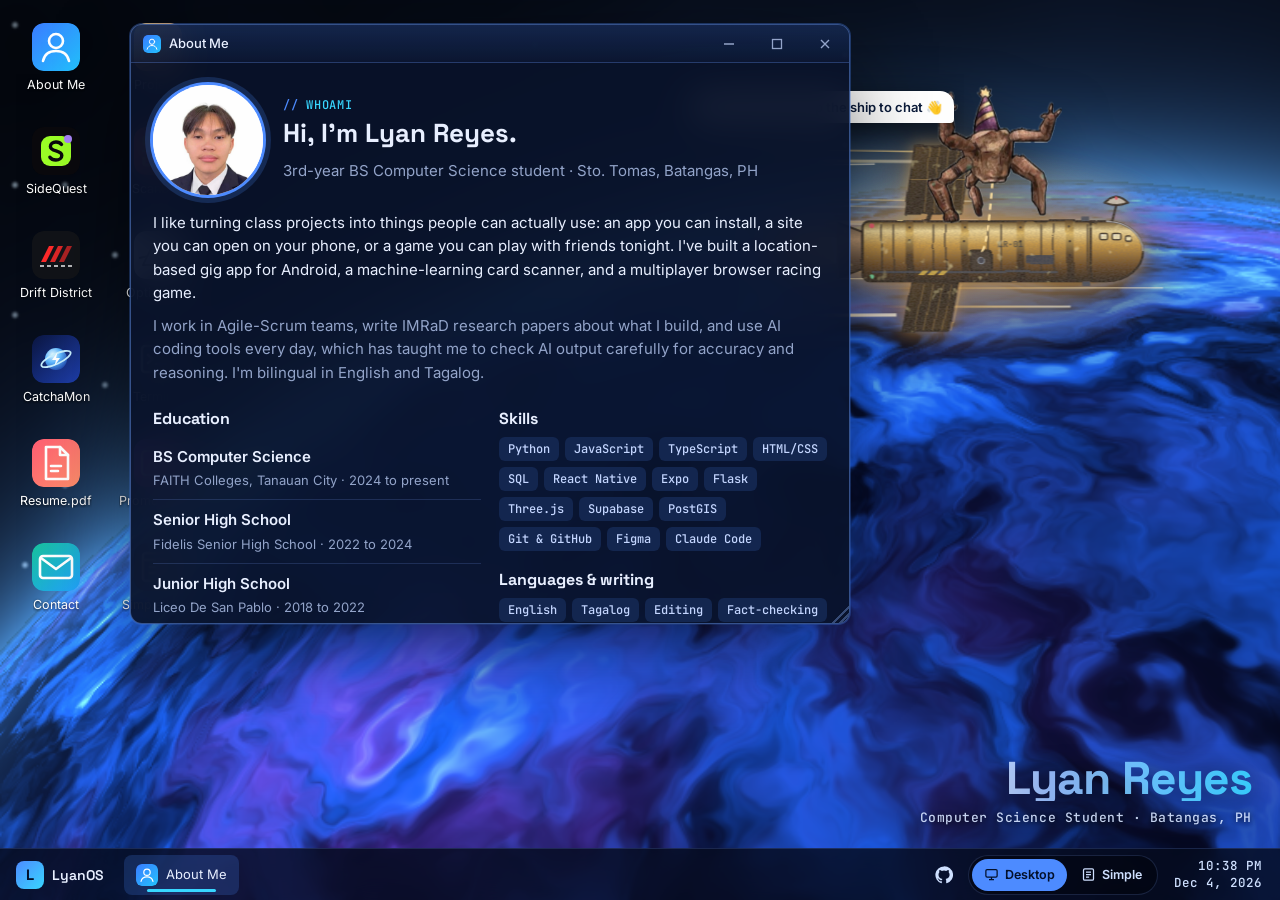
<file: index.html>
<!doctype html>
<html lang="en">
<head>
<meta charset="utf-8">
<meta name="viewport" content="width=device-width, initial-scale=1, viewport-fit=cover">
<title>LyanOS · Lyan Reyes Portfolio</title>
<meta name="description" content="Lyan Reyes, Computer Science student from Batangas, Philippines. An interactive desktop-style portfolio: open windows, try live project demos, use the terminal, and play a mini-game.">
<meta name="theme-color" content="#040a1a">
<meta property="og:title" content="LyanOS · Lyan Reyes Portfolio">
<meta property="og:description" content="An interactive desktop-style portfolio with live demos of my apps.">
<meta property="og:image" content="img/lyan.png">
<link rel="icon" href="img/lyan.png">
<link rel="preconnect" href="https://fonts.googleapis.com">
<link href="https://fonts.googleapis.com/css2?family=Space+Grotesk:wght@500;700&family=Inter:wght@400;500;600&family=JetBrains+Mono:wght@500&display=swap" rel="stylesheet">
<link rel="stylesheet" href="os.css?v=27">
</head>
<body>
<div id="boot"><div class="b"><div class="logo">L</div><p>Starting LyanOS…</p><div class="bar"><i></i></div></div></div>

<canvas id="wall" aria-hidden="true"></canvas>
<div class="wall-mark"><h1>Lyan Reyes</h1><p>Computer Science Student · Batangas, PH</p></div>

<div id="widget">
  <img src="img/lyan.png" alt="">
  <div><b>Lyan Reyes</b><small>CS Student · Batangas, PH</small><div class="wclock" id="wclock"></div></div>
</div>

<main id="desktop" aria-label="Desktop"></main>

<button id="astro" aria-label="Talk to Rocky">
  <span class="astro-bubble">Drag or tap me! Tap the ship to chat 👋</span>
  <svg class="astro-svg" viewBox="0 0 220 170" aria-hidden="true">
    <defs>
      <radialGradient id="glow" cx=".5" cy=".55" r=".5"><stop offset="0" stop-color="#ffcf7a" stop-opacity=".22"/><stop offset="1" stop-color="#7cc4ff" stop-opacity="0"/></radialGradient>
      <linearGradient id="hull" x1="0" y1="0" x2="0" y2="1"><stop offset="0" stop-color="#eef4ff"/><stop offset=".55" stop-color="#9fb3d6"/><stop offset="1" stop-color="#4b5d84"/></linearGradient>
      <linearGradient id="cock" x1="0" y1="0" x2="1" y2="1"><stop offset="0" stop-color="#bff0ff"/><stop offset=".5" stop-color="#38a6ff"/><stop offset="1" stop-color="#0b2a6b"/></linearGradient>
      <linearGradient id="thrust" x1="1" y1="0" x2="0" y2="0"><stop offset="0" stop-color="#e9fbff"/><stop offset=".35" stop-color="#38d6ff"/><stop offset="1" stop-color="#1f5eff" stop-opacity="0"/></linearGradient>
      <radialGradient id="stone" cx=".35" cy=".3" r=".85"><stop offset="0" stop-color="#cdbfae"/><stop offset=".55" stop-color="#8d7f6e"/><stop offset="1" stop-color="#4a4038"/></radialGradient>
      <radialGradient id="eye" cx=".4" cy=".35" r=".7"><stop offset="0" stop-color="#e9fbff"/><stop offset=".45" stop-color="#38d6ff"/><stop offset="1" stop-color="#1f5eff"/></radialGradient>
      <filter id="rockTex" x="-20%" y="-20%" width="140%" height="140%">
        <feTurbulence type="fractalNoise" baseFrequency="0.18" numOctaves="3" seed="7" result="n"/>
        <feColorMatrix in="n" type="matrix" values="0 0 0 0 0.25  0 0 0 0 0.2  0 0 0 0 0.16  0 0 0 1.5 -0.6" result="spots"/>
        <feComposite in="spots" in2="SourceAlpha" operator="in" result="spotsIn"/>
        <feTurbulence type="turbulence" baseFrequency="0.07 0.12" numOctaves="2" seed="3" result="t"/>
        <feDiffuseLighting in="t" surfaceScale="2.4" lighting-color="#fff" result="lit"><feDistantLight azimuth="225" elevation="50"/></feDiffuseLighting>
        <feComposite in="lit" in2="SourceAlpha" operator="in" result="litIn"/>
        <feBlend in="SourceGraphic" in2="litIn" mode="multiply" result="shaded"/>
        <feComposite in="spotsIn" in2="shaded" operator="over"/>
      </filter>
    </defs>
    <ellipse cx="110" cy="100" rx="105" ry="62" fill="url(#glow)"/>
    <g class="ship">
      <defs><linearGradient id="streak" x1="0" y1="0" x2="1" y2="0"><stop offset="0" stop-color="#ffb347" stop-opacity="0"/><stop offset=".6" stop-color="#ffd98a"/><stop offset="1" stop-color="#fff6dc"/></linearGradient><radialGradient id="warm" cx=".5" cy=".5" r=".5"><stop offset="0" stop-color="#ffc766" stop-opacity=".35"/><stop offset="1" stop-color="#ff9a2a" stop-opacity="0"/></radialGradient></defs>
      <ellipse cx="100" cy="110" rx="150" ry="70" fill="url(#warm)"/>
      <g class="streaks"><line x1="-9" y1="117.9" x2="162" y2="118.8" stroke="url(#streak)" stroke-width="2" opacity="0.27" style="animation-duration:1.07s;animation-delay:-1.51s"/><line x1="-128" y1="152.6" x2="-3" y2="154.0" stroke="url(#streak)" stroke-width="0.8" opacity="0.46" style="animation-duration:0.70s;animation-delay:-0.40s"/><line x1="-115" y1="91.0" x2="66" y2="91.7" stroke="url(#streak)" stroke-width="1.4" opacity="0.34" style="animation-duration:1.40s;animation-delay:-0.22s"/><line x1="-150" y1="55.8" x2="32" y2="53.8" stroke="url(#streak)" stroke-width="0.8" opacity="0.68" style="animation-duration:1.56s;animation-delay:-0.27s"/><line x1="-112" y1="79.2" x2="70" y2="82.0" stroke="url(#streak)" stroke-width="0.8" opacity="0.35" style="animation-duration:1.57s;animation-delay:-0.32s"/><line x1="-146" y1="87.9" x2="-28" y2="88.4" stroke="url(#streak)" stroke-width="0.8" opacity="0.40" style="animation-duration:0.93s;animation-delay:-1.31s"/><line x1="-16" y1="114.5" x2="54" y2="114.4" stroke="url(#streak)" stroke-width="1" opacity="0.70" style="animation-duration:1.08s;animation-delay:-0.51s"/><line x1="-139" y1="128.1" x2="57" y2="128.4" stroke="url(#streak)" stroke-width="0.6" opacity="0.77" style="animation-duration:0.96s;animation-delay:-0.65s"/><line x1="-78" y1="92.4" x2="99" y2="90.5" stroke="url(#streak)" stroke-width="1.4" opacity="0.28" style="animation-duration:0.78s;animation-delay:-1.53s"/><line x1="27" y1="134.5" x2="219" y2="134.2" stroke="url(#streak)" stroke-width="1" opacity="0.53" style="animation-duration:1.49s;animation-delay:-0.40s"/><line x1="-2" y1="113.7" x2="110" y2="112.8" stroke="url(#streak)" stroke-width="1" opacity="0.27" style="animation-duration:1.55s;animation-delay:-0.15s"/><line x1="24" y1="116.4" x2="132" y2="118.1" stroke="url(#streak)" stroke-width="2" opacity="0.30" style="animation-duration:1.29s;animation-delay:-0.49s"/><line x1="-13" y1="118.4" x2="90" y2="118.6" stroke="url(#streak)" stroke-width="1.4" opacity="0.34" style="animation-duration:0.65s;animation-delay:-1.58s"/><line x1="-105" y1="90.7" x2="38" y2="93.2" stroke="url(#streak)" stroke-width="1" opacity="0.50" style="animation-duration:1.02s;animation-delay:-0.09s"/><line x1="-56" y1="44.1" x2="121" y2="46.5" stroke="url(#streak)" stroke-width="0.8" opacity="0.79" style="animation-duration:1.16s;animation-delay:-0.21s"/><line x1="-118" y1="91.7" x2="-6" y2="94.7" stroke="url(#streak)" stroke-width="0.6" opacity="0.71" style="animation-duration:0.89s;animation-delay:-0.73s"/><line x1="35" y1="146.5" x2="159" y2="146.4" stroke="url(#streak)" stroke-width="1.4" opacity="0.63" style="animation-duration:0.92s;animation-delay:-0.44s"/><line x1="-129" y1="152.7" x2="46" y2="151.8" stroke="url(#streak)" stroke-width="2" opacity="0.78" style="animation-duration:1.23s;animation-delay:-0.80s"/><line x1="-98" y1="51.1" x2="71" y2="52.3" stroke="url(#streak)" stroke-width="2" opacity="0.45" style="animation-duration:1.39s;animation-delay:-1.24s"/><line x1="-6" y1="123.0" x2="105" y2="124.3" stroke="url(#streak)" stroke-width="1" opacity="0.71" style="animation-duration:0.86s;animation-delay:-1.57s"/><line x1="-85" y1="159.6" x2="-0" y2="158.3" stroke="url(#streak)" stroke-width="0.6" opacity="0.51" style="animation-duration:1.37s;animation-delay:-0.52s"/><line x1="-55" y1="76.1" x2="99" y2="78.1" stroke="url(#streak)" stroke-width="1" opacity="0.44" style="animation-duration:1.24s;animation-delay:-1.18s"/></g>
      <defs>
        <linearGradient id="metal" x1="0" y1="0" x2="0" y2="1"><stop offset="0" stop-color="#6b4f1e"/><stop offset=".16" stop-color="#ffe7a6"/><stop offset=".4" stop-color="#d1a046"/><stop offset=".75" stop-color="#6a4714"/><stop offset="1" stop-color="#21150a"/></linearGradient>
        <linearGradient id="ring" x1="0" y1="0" x2="0" y2="1"><stop offset="0" stop-color="#5a3f14"/><stop offset=".2" stop-color="#f0c96e"/><stop offset=".6" stop-color="#4a3210"/><stop offset="1" stop-color="#170e05"/></linearGradient>
        <linearGradient id="nozzle" x1="0" y1="0" x2="0" y2="1"><stop offset="0" stop-color="#6b5a4a"/><stop offset=".3" stop-color="#c9a27a"/><stop offset=".7" stop-color="#5a4434"/><stop offset="1" stop-color="#241a12"/></linearGradient>
        <linearGradient id="solar" x1="0" y1="0" x2="1" y2="1"><stop offset="0" stop-color="#5a4318"/><stop offset=".5" stop-color="#21170a"/><stop offset="1" stop-color="#4a3512"/></linearGradient>
        <linearGradient id="plume" x1="1" y1="0" x2="0" y2="0"><stop offset="0" stop-color="#fffbe8"/><stop offset=".22" stop-color="#ffd27a"/><stop offset=".6" stop-color="#ff8a1a" stop-opacity=".55"/><stop offset="1" stop-color="#ff6a00" stop-opacity="0"/></linearGradient>
        <filter id="paint" x="-10%" y="-10%" width="120%" height="120%">
          <feTurbulence type="fractalNoise" baseFrequency="0.9" numOctaves="2" seed="4" result="grain"/>
          <feTurbulence type="fractalNoise" baseFrequency="0.035" numOctaves="2" seed="9" result="wob"/>
          <feDisplacementMap in="SourceGraphic" in2="wob" scale="2.2" xChannelSelector="R" yChannelSelector="G" result="wobbled"/>
          <feColorMatrix in="grain" type="matrix" values="0 0 0 0 0.18  0 0 0 0 0.14  0 0 0 0 0.11  0 0 0 0.55 0" result="g2"/>
          <feComposite in="g2" in2="wobbled" operator="in" result="gIn"/>
          <feTurbulence type="fractalNoise" baseFrequency="0.12" numOctaves="3" seed="2" result="blot"/>
          <feColorMatrix in="blot" type="matrix" values="0 0 0 0 1  0 0 0 0 0.85  0 0 0 0 0.45  0 0 0 2.2 -1.55" result="teal"/>
          <feComposite in="teal" in2="wobbled" operator="in" result="tIn"/>
          <feMerge><feMergeNode in="wobbled"/><feMergeNode in="gIn"/><feMergeNode in="tIn"/></feMerge>
        </filter>
      </defs>
      <!-- engine plume -->
      <path class="thrust" d="M8 102 C-10 98 -38 104 -56 110 C-38 116 -10 122 8 118Z" fill="url(#plume)"/>
      <g filter="url(#paint)">
      <!-- solar array (far side, up) -->
      <path d="M66 92 l2 -6" stroke="#1a1410" stroke-width="2.4"/>
      <path d="M58 42 h36 l-6 44 h-36Z" fill="url(#solar)" stroke="#1c1206" stroke-width="1.3" stroke-linejoin="round"/>
      <path d="M55 64 h36" stroke="#ffd27a" stroke-width=".5" opacity=".55"/><path d="M68 42 l-4 44" stroke="#ffd27a" stroke-width=".5" opacity=".55"/><path d="M74 42 l-4 44" stroke="#ffd27a" stroke-width=".5" opacity=".55"/><path d="M80 42 l-4 44" stroke="#ffd27a" stroke-width=".5" opacity=".55"/><path d="M86 42 l-4 44" stroke="#ffd27a" stroke-width=".5" opacity=".55"/><path d="M92 42 l-4 44" stroke="#ffd27a" stroke-width=".5" opacity=".55"/>
      <!-- radiator (far side, down) -->
      <path d="M56 130 h30 l-6 32 h-30Z" fill="url(#solar)" stroke="#1c1206" stroke-width="1.3" stroke-linejoin="round"/><path d="M64 132 l-6 30" stroke="#ffd27a" stroke-width=".5" opacity=".55"/><path d="M70 132 l-6 30" stroke="#ffd27a" stroke-width=".5" opacity=".55"/><path d="M76 132 l-6 30" stroke="#ffd27a" stroke-width=".5" opacity=".55"/><path d="M82 132 l-6 30" stroke="#ffd27a" stroke-width=".5" opacity=".55"/><path d="M88 132 l-6 30" stroke="#ffd27a" stroke-width=".5" opacity=".55"/>
      <!-- engine bell -->
      <path d="M24 98 L8 92 L8 128 L24 122Z" fill="url(#nozzle)" stroke="#1c1206" stroke-width="1.3" stroke-linejoin="round"/>
      <path d="M8 92 L8 128" stroke="#ffb066" stroke-width="1.2" opacity=".7"/>
      <!-- main hull -->
      <rect x="24" y="91" width="150" height="39" rx="4" fill="url(#metal)" stroke="#1c1206" stroke-width="1.3" stroke-linejoin="round"/>
      <path d="M36 93v36" stroke="#2a231d" stroke-width="1" opacity=".75"/><path d="M44 93v36" stroke="#2a231d" stroke-width="1" opacity=".75"/><path d="M70 93v36" stroke="#2a231d" stroke-width="1" opacity=".75"/><path d="M78 93v36" stroke="#2a231d" stroke-width="1" opacity=".75"/><path d="M106 93v36" stroke="#2a231d" stroke-width="1" opacity=".75"/><path d="M114 93v36" stroke="#2a231d" stroke-width="1" opacity=".75"/><path d="M140 93v36" stroke="#2a231d" stroke-width="1" opacity=".75"/><path d="M148 93v36" stroke="#2a231d" stroke-width="1" opacity=".75"/><path d="M170 93v36" stroke="#2a231d" stroke-width="1" opacity=".75"/>
      <rect x="52" y="91" width="5" height="39" fill="url(#ring)"/><circle cx="54.5" cy="95" r=".7" fill="#2a231d"/><circle cx="54.5" cy="104" r=".7" fill="#2a231d"/><circle cx="54.5" cy="113" r=".7" fill="#2a231d"/><circle cx="54.5" cy="122" r=".7" fill="#2a231d"/><rect x="88" y="91" width="5" height="39" fill="url(#ring)"/><circle cx="90.5" cy="95" r=".7" fill="#2a231d"/><circle cx="90.5" cy="104" r=".7" fill="#2a231d"/><circle cx="90.5" cy="113" r=".7" fill="#2a231d"/><circle cx="90.5" cy="122" r=".7" fill="#2a231d"/><rect x="124" y="91" width="5" height="39" fill="url(#ring)"/><circle cx="126.5" cy="95" r=".7" fill="#2a231d"/><circle cx="126.5" cy="104" r=".7" fill="#2a231d"/><circle cx="126.5" cy="113" r=".7" fill="#2a231d"/><circle cx="126.5" cy="122" r=".7" fill="#2a231d"/><rect x="156" y="91" width="5" height="39" fill="url(#ring)"/><circle cx="158.5" cy="95" r=".7" fill="#2a231d"/><circle cx="158.5" cy="104" r=".7" fill="#2a231d"/><circle cx="158.5" cy="113" r=".7" fill="#2a231d"/><circle cx="158.5" cy="122" r=".7" fill="#2a231d"/>
      <!-- forward module + nose -->
      <path d="M172 91 h10 c14 0 24 9 24 19.5 c0 10.5 -10 19.5 -24 19.5 h-10Z" fill="url(#metal)" stroke="#1c1206" stroke-width="1.3" stroke-linejoin="round"/>
      <path d="M182 91 c14 0 24 9 24 19.5" stroke="#f2f6fb" stroke-width="1" fill="none" opacity=".7"/>
      <g fill="#fff1c2" stroke="#1c1206" stroke-width=".8"><rect x="178" y="99" width="5" height="4" rx="1"/><rect x="186" y="99" width="5" height="4" rx="1"/><rect x="194" y="100.5" width="4" height="3.5" rx="1"/></g>
      <g fill="#ffffff" opacity=".55"><rect x="178.5" y="99.4" width="2" height="1.2"/><rect x="186.5" y="99.4" width="2" height="1.2"/></g>
      <!-- greebles: hatch, boxes, pipes, warning stripes -->
      <rect x="94" y="110" width="14" height="13" rx="2" fill="#3a332b" stroke="#1c1206" stroke-width="1.3" stroke-linejoin="round"/>
      <circle cx="101" cy="116.5" r="2.2" fill="#3c4453" stroke="#aeb7c5" stroke-width=".6"/>
      <rect x="130" y="113" width="18" height="6" rx="1" fill="#39404d"/>
      <path d="M30 124 h120" stroke="#1b2029" stroke-width="1.6"/><path d="M30 124 h120" stroke="#6b7486" stroke-width=".6"/>
      <g opacity=".85"><path d="M60 126 l3 -3 h4 l-3 3Z M66 126 l3 -3 h4 l-3 3Z M72 126 l3 -3 h4 l-3 3Z" fill="#f2c94c"/></g>
      <text x="112" y="108" font-family="JetBrains Mono, monospace" font-size="5.5" font-weight="700" fill="#2a303b" opacity=".75">LR-01</text>
      <!-- dish antenna on the nose -->
      <path d="M186 91 l3 -12" stroke="#1c1206" stroke-width="1.3"/>
      <path d="M181 79 q8 -8 16 0 q-8 3 -16 0Z" fill="#d9cfbf" stroke="#1c1206" stroke-width="1.3" stroke-linejoin="round"/>
      <circle cx="189" cy="76" r="1.2" fill="#ff5d73" class="beacon"/>
      <!-- RCS thruster quads -->
      <rect x="166" y="88" width="5" height="3" fill="#4a5262"/><rect x="166" y="130" width="5" height="3" fill="#4a5262"/>
      <!-- nav lights -->
      <circle cx="30" cy="94" r="1.6" fill="#ff5d73" class="beacon"/><circle cx="30" cy="127" r="1.6" fill="#7ef0b0" class="beacon2"/>
          </g>
    </g>
    <path id="tether" d="" stroke="#ffe2a0" stroke-width="1.6" fill="none" stroke-dasharray="4 3" opacity="0"/>
    <g id="rk">
      <g class="rk-hop"><g id="rk-flip"><g class="rk-wob">
        <image href="img/rocky.png" x="66" y="3" width="88" height="89" preserveAspectRatio="xMidYMax meet"/>
      </g></g></g>
      <circle cx="110" cy="48" r="44" fill="transparent" class="rk-hit"/>
    </g>
  </svg>
</button>
<div id="windows"></div>

<nav id="startmenu" aria-label="Start menu"></nav>

<footer id="taskbar">
  <button class="start" id="startbtn" aria-label="Start menu" aria-expanded="false"><span class="logo">L</span><span class="lbl">LyanOS</span></button>
  <div id="tasks" role="list"></div>
  <div class="tray">
    <a href="https://github.com/lyanreyes" target="_blank" rel="noopener" title="GitHub" aria-label="GitHub"><svg viewBox="0 0 24 24" fill="currentColor"><path d="M12 .5a11.5 11.5 0 0 0-3.64 22.41c.58.1.79-.25.79-.56v-2c-3.2.7-3.88-1.37-3.88-1.37-.53-1.33-1.28-1.69-1.28-1.69-1.05-.71.08-.7.08-.7 1.16.08 1.77 1.19 1.77 1.19 1.03 1.77 2.71 1.26 3.37.96.1-.75.4-1.26.73-1.55-2.56-.29-5.25-1.28-5.25-5.69 0-1.26.45-2.29 1.19-3.1-.12-.29-.52-1.46.11-3.05 0 0 .97-.31 3.17 1.18a11 11 0 0 1 5.77 0c2.2-1.49 3.17-1.18 3.17-1.18.63 1.59.23 2.76.11 3.05.74.81 1.19 1.84 1.19 3.1 0 4.42-2.7 5.4-5.27 5.68.41.36.78 1.06.78 2.14v3.17c0 .31.21.67.8.56A11.5 11.5 0 0 0 12 .5Z"/></svg></a>
  </div>
  <div class="viewswitch" role="group" aria-label="Choose view">
    <span class="vs on" aria-current="page"><svg viewBox="0 0 24 24" fill="none" stroke="currentColor" stroke-width="2"><rect x="3" y="4" width="18" height="12" rx="2"/><path d="M8 20h8M12 16v4"/></svg><b>Desktop</b></span>
    <a class="vs" href="classic.html" title="Switch to the simple one-page view"><svg viewBox="0 0 24 24" fill="none" stroke="currentColor" stroke-width="2"><rect x="4" y="3" width="16" height="18" rx="2"/><path d="M8 8h8M8 12h8M8 16h5"/></svg><b>Simple</b></a>
  </div>
  <div id="clock" aria-live="off"></div>
</footer>

<noscript><p style="position:fixed;inset:auto 0 70px;text-align:center;color:#fff">This portfolio needs JavaScript. <a href="classic.html">Open the simple version</a>.</p></noscript>
<script src="os.js?v=27"></script>
</body>
</html>
</file>
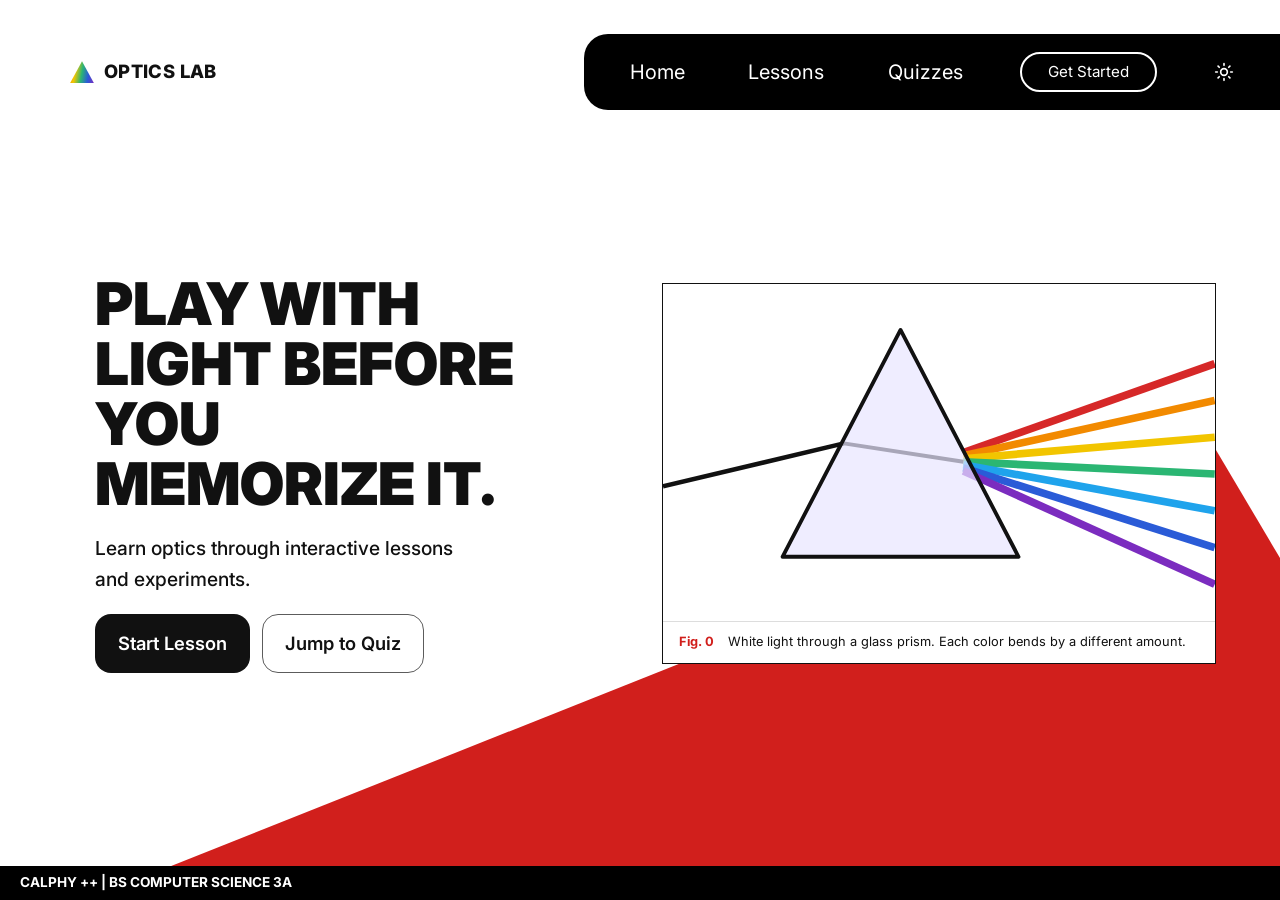
<file: demos/optics-lab/index.html>
<!DOCTYPE html>
<html lang="en">
<head>
<meta charset="utf-8">
<title>Optics Lab</title>
<meta name="viewport" content="width=device-width, initial-scale=1, viewport-fit=cover">
<link rel="preconnect" href="https://fonts.googleapis.com">
<link rel="preconnect" href="https://fonts.gstatic.com" crossorigin>
<link href="https://fonts.googleapis.com/css2?family=Inter:wght@400;500;600;700;800;900&display=swap" rel="stylesheet">
<link rel="stylesheet" href="style.css">
</head>
<body>
<!-- Home page: top navigation, no sidebar -->
<div id="landing" hidden></div>

<!-- Every other page: one sidebar, rendered once from the LESSONS list -->
<div id="shell" hidden>
  <div id="topbar"><button class="iconbtn" id="openMenu" aria-label="Open menu" aria-expanded="false"></button><span class="brand-sm"></span></div>
  <aside id="side" aria-label="Main navigation"></aside>
  <div id="scrim"></div>
  <main id="main"></main>
</div>

<script src="config.js"></script>
<script src="lessons.js"></script>
<script src="quizdata.js"></script>
<script src="sims.js"></script>
<script src="app.js"></script>
</body>
</html>
</file>
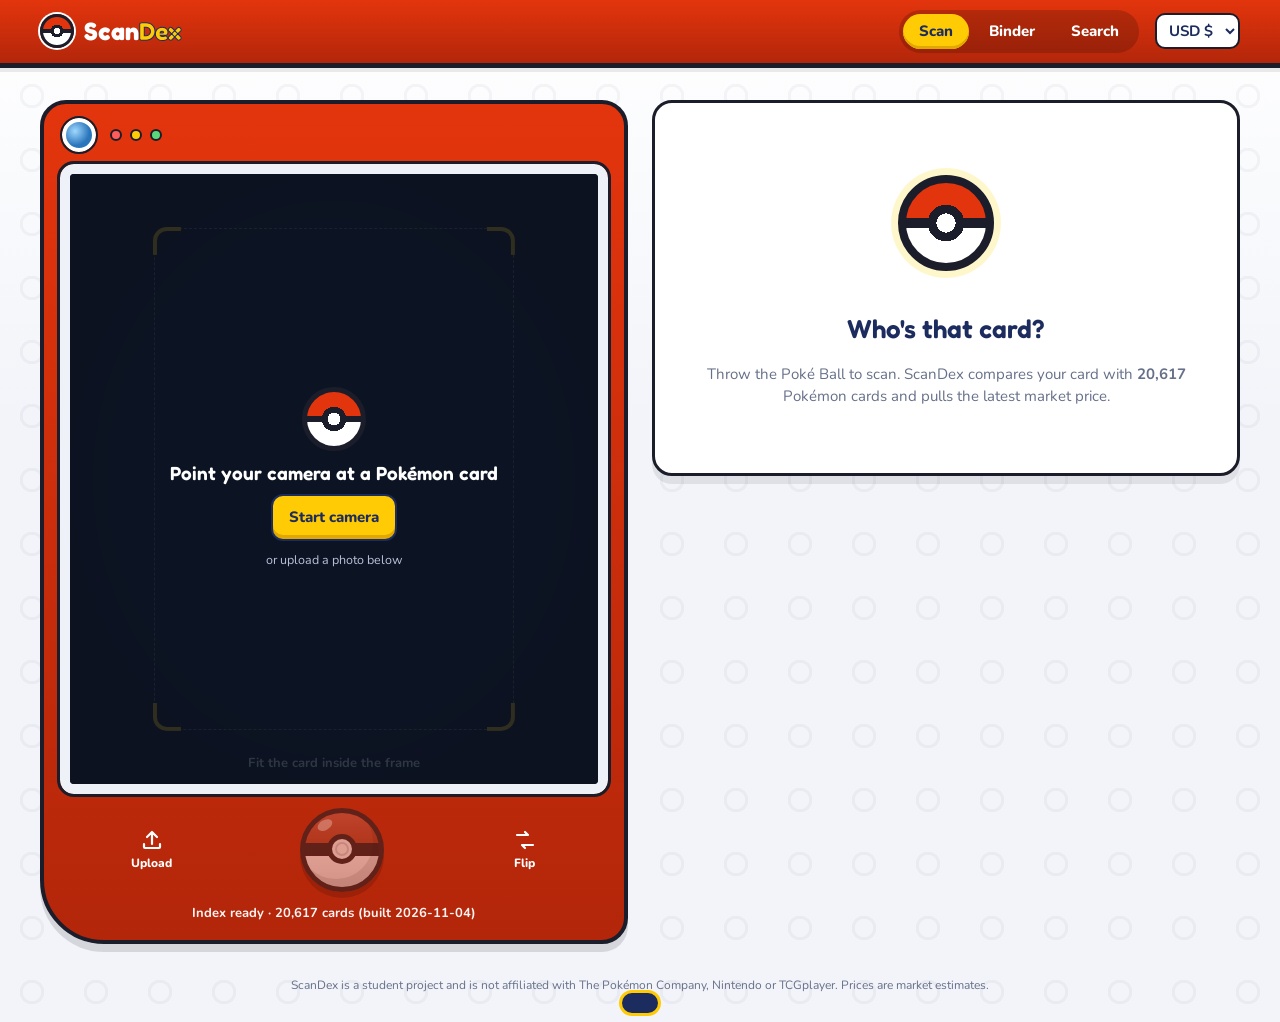
<file: demos/scandex/index.html>
<!doctype html>
<html lang="en">
<head>
  <meta charset="utf-8">
  <meta name="viewport" content="width=device-width, initial-scale=1, viewport-fit=cover">
  <meta name="theme-color" content="#E3350D">
  <meta name="description" content="ScanDex - scan Pokémon TCG cards for their current market value and keep a digital binder.">
  <title>ScanDex</title>
  <link rel="manifest" href="manifest.webmanifest">
  <link rel="icon" href="icon.svg" type="image/svg+xml">
  <link rel="preconnect" href="https://fonts.googleapis.com">
  <link rel="preconnect" href="https://fonts.gstatic.com" crossorigin>
  <link href="https://fonts.googleapis.com/css2?family=Fredoka:wght@500;600;700&family=Nunito:wght@400;600;700;800&display=swap" rel="stylesheet">
  <link rel="stylesheet" href="css/app.css">
</head>
<body>
  <header class="topbar">
    <a class="brand" href="#scan" aria-label="ScanDex home">
      <span class="ball-icon" aria-hidden="true"></span>
      <span>Scan<b>Dex</b></span>
    </a>
    <nav class="tabs" aria-label="Main">
      <a href="#scan" data-tab="scan">Scan</a>
      <a href="#binder" data-tab="binder">Binder</a>
      <a href="#search" data-tab="search">Search</a>
    </nav>
    <label class="currency">
      <span class="sr">Currency</span>
      <select id="currency">
        <option value="USD">USD $</option>
        <option value="PHP">PHP ₱</option>
        <option value="EUR">EUR €</option>
      </select>
    </label>
  </header>

  <main>
    <!-- ================= SCAN ================= -->
    <section id="view-scan" class="view">
      <div class="scan-layout">
        <div class="scanner dex">
          <div class="dex-lights" aria-hidden="true"><i class="big"></i><i class="r"></i><i class="y"></i><i class="g"></i></div>
          <div class="viewport" id="viewport">
            <video id="video" playsinline muted autoplay></video>
            <img id="still" alt="" hidden>
            <div class="guide" id="guide"><i></i><i></i><i></i><i></i></div>
            <div class="shade"></div>
            <div class="cam-msg" id="camMsg">
              <span class="ball-icon big" aria-hidden="true"></span>
              <p>Point your camera at a Pokémon card</p>
              <button class="btn primary" id="startCam">Start camera</button>
              <small>or upload a photo below</small>
            </div>
            <p class="hint" id="hint">Fit the card inside the frame</p>
          </div>
          <div class="controls">
            <label class="btn round" title="Upload a photo">
              <input type="file" id="upload" accept="image/*" hidden>
              <svg viewBox="0 0 24 24"><path d="M4 16v3a1 1 0 0 0 1 1h14a1 1 0 0 0 1-1v-3M12 4v12M7 9l5-5 5 5"/></svg>
              <span>Upload</span>
            </label>
            <button class="pokeball" id="capture" aria-label="Scan card" disabled><span class="center"></span></button>
            <button class="btn round" id="flip" title="Switch camera">
              <svg viewBox="0 0 24 24"><path d="M4 7h11l-3-3M20 17H9l3 3"/></svg>
              <span>Flip</span>
            </button>
          </div>
          <div class="zoom-row" id="zoomRow" hidden>
            <span>Zoom photo</span><input type="range" id="zoom" min="0.5" max="4" step="0.01" value="1">
            <button class="btn ghost small" id="backToCam">Use camera</button>
          </div>
          <p class="status" id="status" aria-live="polite">Loading card index…</p>
        </div>

        <aside class="result" id="result" aria-live="polite">
          <div class="empty">
            <div class="empty-art" aria-hidden="true"><span class="ball-icon big"></span></div>
            <h2>Who's that card?</h2>
            <p>Throw the Poké Ball to scan. ScanDex compares your card with <b id="indexCount">thousands of</b> Pokémon cards and pulls the latest market price.</p>
          </div>
        </aside>
      </div>
    </section>

    <!-- ================= BINDER ================= -->
    <section id="view-binder" class="view" hidden>
      <div class="stats" id="stats"></div>
      <div class="toolbar">
        <input id="binderFilter" type="search" placeholder="Filter by name or set" aria-label="Filter binder">
        <select id="sort" aria-label="Sort">
          <option value="added">Recently added</option>
          <option value="value">Highest value</option>
          <option value="name">Name</option>
        </select>
        <div class="spacer"></div>
        <button class="btn ghost small" id="refresh">Refresh prices</button>
        <button class="btn ghost small" id="export">Export CSV</button>
        <button class="btn ghost small" id="backup">Backup</button>
        <label class="btn ghost small">Restore<input type="file" id="restore" accept="application/json" hidden></label>
      </div>
      <div class="pockets" id="pockets"></div>
    </section>

    <!-- ================= SEARCH ================= -->
    <section id="view-search" class="view" hidden>
      <form class="searchbar" id="searchForm">
        <input id="q" type="search" placeholder="Card name, set or number (e.g. Pikachu, 025/165)" autocomplete="off">
        <button class="btn primary">Search</button>
      </form>
      <p class="muted" id="searchInfo">Searches the offline index first, then the full Pokémon TCG catalogue.</p>
      <div class="grid" id="searchResults"></div>
    </section>
  </main>

  <footer class="foot">ScanDex is a student project and is not affiliated with The Pokémon Company, Nintendo or TCGplayer. Prices are market estimates.</footer>

  <dialog id="detail"></dialog>
  <div class="toast" id="toast" role="status"></div>

  <script type="module" src="js/app.js"></script>
</body>
</html>
</file>
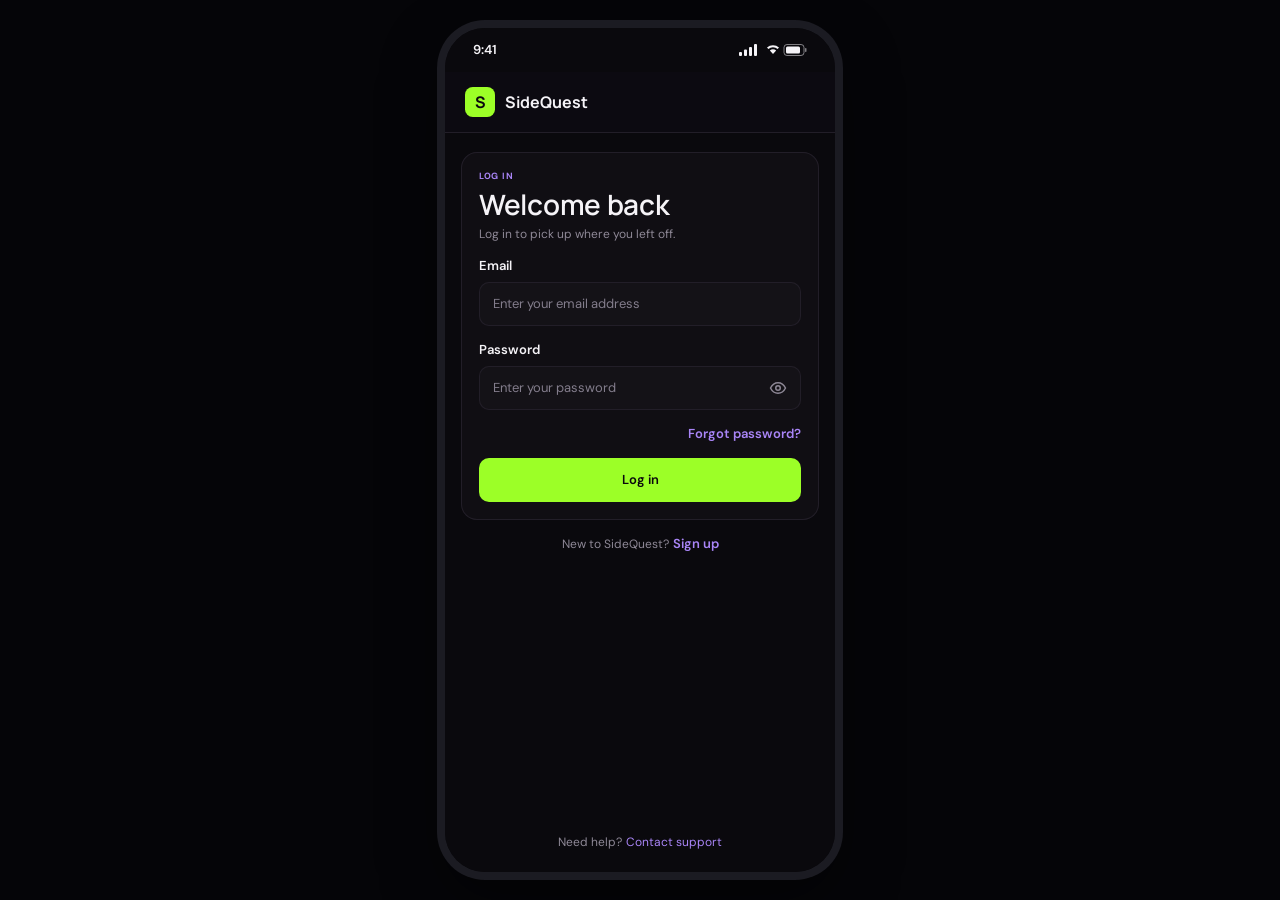
<file: demos/sidequest/index.html>
<!doctype html>
<html lang="en">
<head>
<meta charset="utf-8">
<meta name="viewport" content="width=device-width, initial-scale=1">
<title>SideQuest</title>
<link rel="stylesheet" href="styles.css">
</head>
<body>
<div class="page app"><div class="phone" role="main" aria-label="01 · Log in"><div class="f col scroll" data-name="Content" style="gap:16px;align-items:flex-start;padding:20px 16px 80px 16px;position:absolute;left:0;top:104px;bottom:0;width:390px"><div class="f col" data-name="Log in card" style="gap:16px;align-items:flex-start;padding:18px;background:var(--panel);box-shadow:inset 0 0 0 1px var(--border);border-radius:16px;align-self:stretch"><div class="f col" data-name="Heading" style="gap:6px;align-items:flex-start;align-self:stretch"><p class="t-overline c-accent-text" style="align-self:stretch">LOG IN</p><p class="t-h1 c-text" style="align-self:stretch">Welcome back</p><p class="t-body-small c-text-muted" style="align-self:stretch">Log in to pick up where you left off.</p></div><div class="f col" data-name="Input / Email" style="gap:8px;align-items:flex-start;align-self:stretch"><p class="t-button c-text" style="align-self:stretch">Email</p><div class="f row field" data-name="Field" style="gap:10px;align-items:center;padding:0px 14px;background:var(--input);box-shadow:inset 0 0 0 1px var(--border);border-radius:10px;align-self:stretch;height:44px;flex-shrink:0"><input class="input t-body" type="email" aria-label="Email" placeholder="Enter your email address" name="email"></div></div><div class="f col" data-name="Input / Password" style="gap:8px;align-items:flex-start;align-self:stretch"><p class="t-button c-text" style="align-self:stretch">Password</p><div class="f row field" data-name="Field" style="gap:10px;align-items:center;padding:0px 14px;background:var(--input);box-shadow:inset 0 0 0 1px var(--border);border-radius:10px;align-self:stretch;height:44px;flex-shrink:0"><input class="input t-body" type="password" aria-label="Password" placeholder="Enter your password" name="password"><button type="button" class="pw-toggle svg" aria-label="Show password" style="width:18px;flex-shrink:0;height:18px;flex-shrink:0"><svg xmlns="http://www.w3.org/2000/svg" width="18" height="18" viewBox="0 0 24 24" fill="none" stroke="#8E8896" stroke-width="2" stroke-linecap="round" stroke-linejoin="round"><path d="M2 12s3.5-7 10-7 10 7 10 7-3.5 7-10 7S2 12 2 12z"/><circle cx="12" cy="12" r="3"/></svg></button></div></div><div class="f row" data-name="Forgot" style="gap:0px;align-items:center;justify-content:flex-end;align-self:stretch"><p class="t-button c-accent-text nowrap">Forgot password?</p></div><a href="04-discover-worker.html" class="btn btn-primary" style="align-self:stretch">Log in</a></div><a href="02-sign-up.html" class="link f row" data-name="Sign up link" style="gap:4px;align-items:center;justify-content:center;align-self:stretch"><p class="t-body-small c-text-muted nowrap">New to SideQuest?</p><p class="t-button c-accent-text nowrap">Sign up</p></a></div><div class="f row" data-name="Status bar" style="gap:0px;align-items:center;justify-content:space-between;padding:0px 28px;background:var(--bg);width:390px;flex-shrink:0;height:44px;flex-shrink:0;position:absolute;left:0px;top:0px"><p class="t-button c-text nowrap">9:41</p><span class="svg" aria-hidden="true" style="width:68px;flex-shrink:0;height:12px;flex-shrink:0"><svg aria-hidden="true" xmlns="http://www.w3.org/2000/svg" width="68" height="12" viewBox="0 0 68 12" fill="#F5F3F7"><rect x="0" y="8" width="3" height="4" rx="1"/><rect x="5" y="5.5" width="3" height="6.5" rx="1"/><rect x="10" y="3" width="3" height="9" rx="1"/><rect x="15" y="0" width="3" height="12" rx="1"/><path d="M28 3.5a9 9 0 0 1 12 0l-1.4 1.5a7 7 0 0 0-9.2 0zM30.8 6.6a5 5 0 0 1 6.4 0L34 10z"/><rect x="45" y="0.5" width="20" height="11" rx="3" fill="none" stroke="#F5F3F7" stroke-opacity="0.5"/><rect x="47" y="2.5" width="14" height="7" rx="1.5"/><rect x="66" y="4" width="1.5" height="4" rx="0.7" fill-opacity="0.5"/></svg></span></div><div class="f col" data-name="Brand bar" style="gap:0px;align-items:flex-start;background:var(--header);width:390px;flex-shrink:0;position:absolute;left:0px;top:44px"><div class="f row" data-name="Bar" style="gap:10px;align-items:center;padding:0px 20px;align-self:stretch;height:60px;flex-shrink:0"><div class="f row" data-name="Logo" style="gap:0px;align-items:center;justify-content:center;background:var(--primary);border-radius:7.800000000000001px;width:30px;flex-shrink:0;height:30px;flex-shrink:0"><p class="t-brand c-on-primary nowrap">S</p></div><p class="t-brand c-text nowrap">SideQuest</p></div><div class="f" data-name="Divider" style="background:var(--border);align-self:stretch;height:1px;flex-shrink:0"></div></div><div class="f row" data-name="Support" style="gap:4px;align-items:center;justify-content:center;background:var(--bg);width:390px;flex-shrink:0;height:60px;flex-shrink:0;position:absolute;left:0px;bottom:0"><p class="t-body-small c-text-muted nowrap">Need help?</p><p class="t-body-small c-accent-text nowrap">Contact support</p></div></div></div>
<script src="app.js"></script>
</body>
</html>
</file>
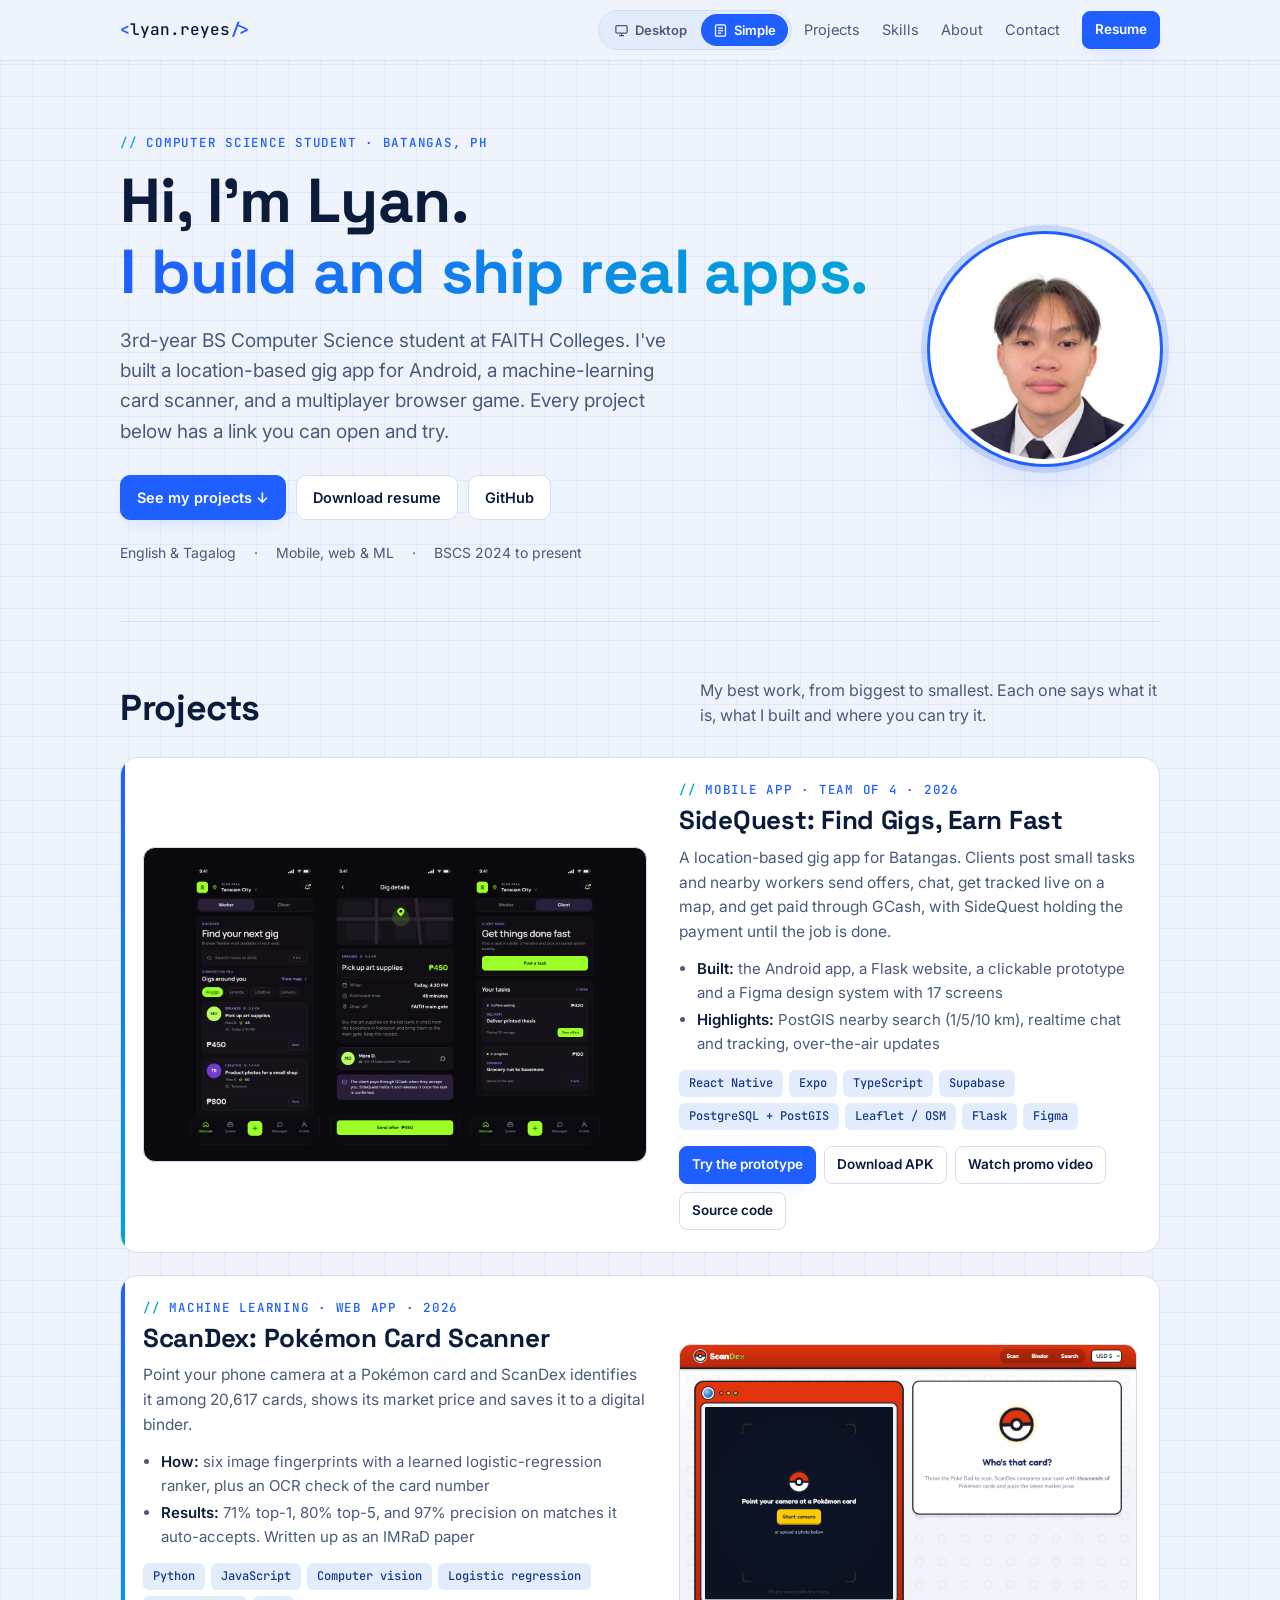
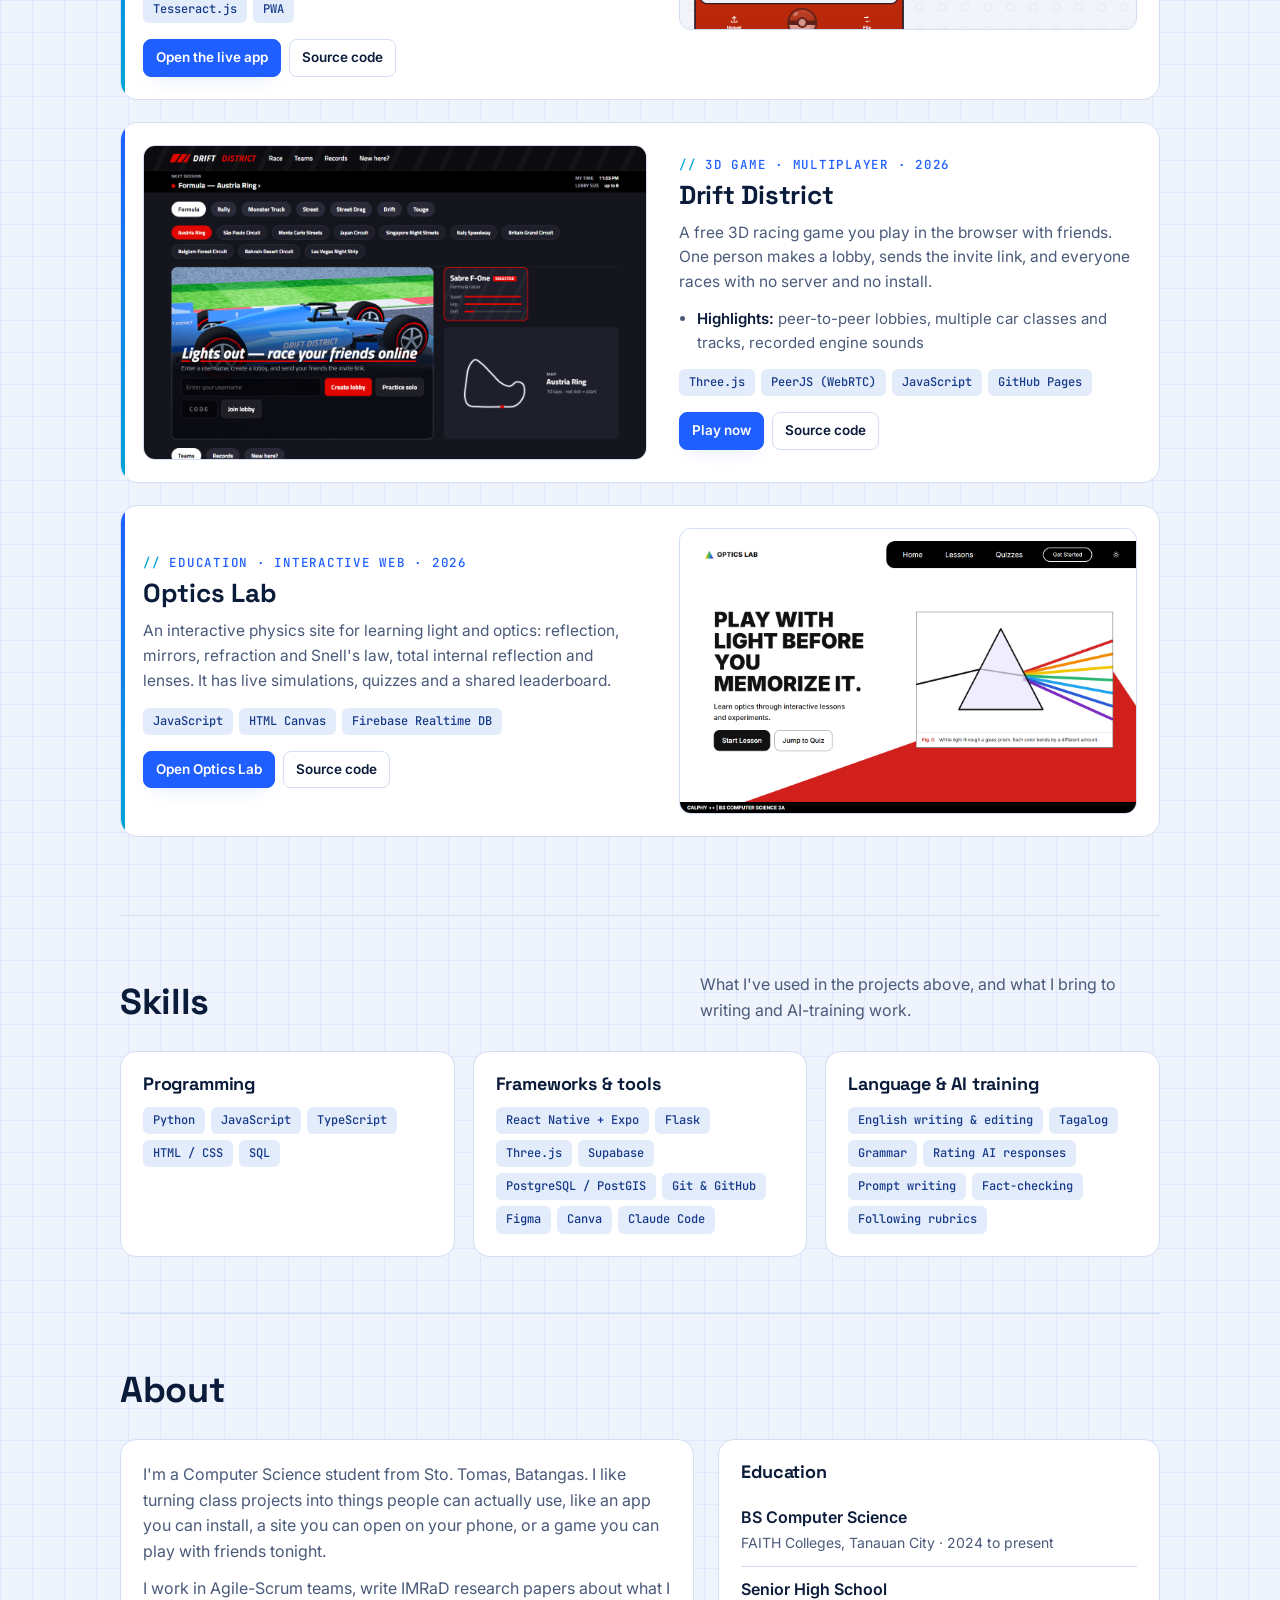
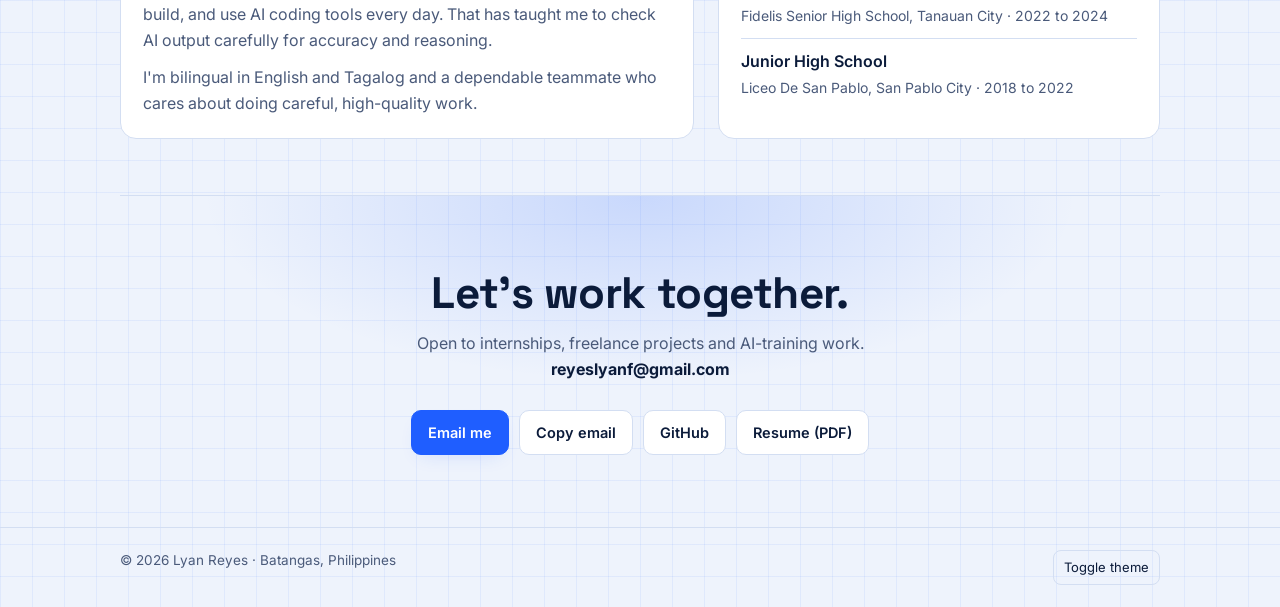
<file: classic.html>
<!doctype html>
<html lang="en">
<head>
<meta charset="utf-8">
<meta name="viewport" content="width=device-width, initial-scale=1">
<title>Lyan Reyes · Portfolio</title>
<meta name="description" content="Lyan Reyes, Computer Science student from Batangas, Philippines. Mobile apps, web apps and machine learning projects.">
<meta property="og:title" content="Lyan Reyes · Portfolio">
<meta property="og:description" content="Computer Science student who builds and ships real apps: mobile, web and machine learning.">
<meta property="og:image" content="img/lyan.png">
<link rel="icon" href="img/lyan.png">
<link rel="preconnect" href="https://fonts.googleapis.com">
<link href="https://fonts.googleapis.com/css2?family=Space+Grotesk:wght@500;700&family=Inter:wght@400;500;600&family=JetBrains+Mono:wght@500&display=swap" rel="stylesheet">
<style>
:root{
  --bg:#eef3fc; --surface:#ffffff; --ink:#0b1b3a; --muted:#4a5a7a; --line:#d3def2;
  --accent:#1f5eff; --accent-ink:#ffffff; --accent-2:#00a6d6; --chip:#e3ecfb; --chip-ink:#163a8a;
  --grid:rgba(31,94,255,.07); --glow:rgba(31,94,255,.18);
}
@media (prefers-color-scheme: dark){
  :root:not([data-theme="light"]){
    --bg:#060d1f; --surface:#0c1730; --ink:#e7eeff; --muted:#93a3c7; --line:#1b2b50;
    --accent:#4d8bff; --accent-ink:#04102a; --accent-2:#38d6ff; --chip:#12244a; --chip-ink:#bcd2ff;
    --grid:rgba(77,139,255,.08); --glow:rgba(77,139,255,.28);
  }
}
:root[data-theme="dark"]{
  --bg:#060d1f; --surface:#0c1730; --ink:#e7eeff; --muted:#93a3c7; --line:#1b2b50;
  --accent:#4d8bff; --accent-ink:#04102a; --accent-2:#38d6ff; --chip:#12244a; --chip-ink:#bcd2ff;
  --grid:rgba(77,139,255,.08); --glow:rgba(77,139,255,.28);
}
*{box-sizing:border-box;margin:0;padding:0}
html{scroll-behavior:smooth}
body{overflow-x:hidden;background:var(--bg);background-image:linear-gradient(var(--grid) 1px,transparent 1px),linear-gradient(90deg,var(--grid) 1px,transparent 1px);background-size:32px 32px;color:var(--ink);font:16px/1.6 Inter,system-ui,sans-serif;-webkit-font-smoothing:antialiased}
a{color:inherit}
img{max-width:100%;display:block}
.wrap{max-width:1080px;margin:0 auto;padding:0 20px}
h1,h2,h3{font-family:"Space Grotesk",Inter,sans-serif;line-height:1.15;letter-spacing:-.01em}

/* nav */
nav{position:sticky;top:0;z-index:10;background:color-mix(in srgb,var(--bg) 88%,transparent);backdrop-filter:blur(10px);border-bottom:1px solid var(--line)}
nav .wrap{display:flex;align-items:center;justify-content:space-between;height:60px;gap:12px}
.brand{font-family:"JetBrains Mono",monospace;font-weight:500;text-decoration:none;font-size:16px}
.brand b{color:var(--accent)}
.links{display:flex;gap:22px;align-items:center;font-size:14.5px}
.links a{text-decoration:none;color:var(--muted)}
.links a:hover{color:var(--ink)}
.btn{cursor:pointer;font-family:inherit;display:inline-flex;align-items:center;gap:8px;padding:10px 16px;border-radius:10px;font-weight:600;font-size:14.5px;text-decoration:none;border:1px solid var(--line);background:var(--surface);color:var(--ink);transition:transform .15s,border-color .15s}
.btn:hover{transform:translateY(-1px);border-color:var(--accent)}
.btn.primary{background:var(--accent);border-color:var(--accent);color:var(--accent-ink);box-shadow:0 8px 20px -10px var(--glow)}
.btn.primary:hover{border-color:var(--accent-2)}
.btn.sm{padding:7px 12px;font-size:13.5px;border-radius:8px}
.links .btn{color:var(--accent-ink)}
.viewswitch{display:flex;gap:2px;padding:3px;border-radius:999px;background:var(--chip);border:1px solid var(--line);flex:none;margin-left:auto}
.viewswitch .vs{display:flex;align-items:center;gap:6px;height:32px;padding:0 12px;border-radius:999px;font-size:13px;color:var(--muted);text-decoration:none}
.viewswitch .vs b{font-weight:600}
.viewswitch .vs svg{width:15px;height:15px}
.viewswitch .vs.on{background:var(--accent);color:var(--accent-ink)}
.viewswitch a.vs:hover{color:var(--ink);background:var(--surface)}
@media (max-width:640px){.viewswitch .vs b{font-size:12px}.viewswitch .vs{padding:0 9px}}
@media (max-width:640px){.links a:not(.btn){display:none}}

/* hero */
.hero{padding:72px 0 56px;display:grid;grid-template-columns:minmax(0,1fr) auto;gap:48px;align-items:center}
.eyebrow,.tagline{font-family:"JetBrains Mono",ui-monospace,monospace;font-size:12.5px;font-weight:500;letter-spacing:.06em;text-transform:uppercase;color:var(--accent)}
.eyebrow::before,.tagline::before{content:"// ";color:var(--accent-2)}
.grad{background:linear-gradient(100deg,var(--accent),var(--accent-2));-webkit-background-clip:text;background-clip:text;color:transparent}
.hero h1{font-size:clamp(38px,6vw,62px);margin:12px 0 18px}
.hero p.lead{font-size:clamp(17px,2vw,19px);color:var(--muted);max-width:560px}
.cta{display:flex;flex-wrap:wrap;gap:10px;margin-top:28px}
.portrait{width:230px;height:230px;border-radius:50%;object-fit:cover;background:#fff;padding:0;border:5px solid var(--surface);box-shadow:0 0 0 3px var(--accent),0 0 0 9px var(--glow),0 30px 60px -25px var(--glow)}
.facts{display:flex;flex-wrap:wrap;gap:8px 18px;margin-top:22px;font-size:14px;color:var(--muted)}
@media (max-width:760px){.hero{grid-template-columns:minmax(0,1fr);padding-top:40px;gap:28px}.portrait{width:150px;height:150px;order:-1}}

/* sections */
section{padding:56px 0;border-top:1px solid var(--line)}
.sec-head{display:flex;justify-content:space-between;align-items:end;gap:16px;margin-bottom:28px;flex-wrap:wrap}
.sec-head h2{font-size:clamp(28px,4vw,36px)}
.sec-head p{color:var(--muted);max-width:460px}

/* projects */
.project::before{content:"";position:absolute;inset:0 auto 0 0;width:4px;background:linear-gradient(var(--accent),var(--accent-2))}
.project{position:relative;overflow:hidden;display:grid;grid-template-columns:minmax(0,1.1fr) minmax(0,1fr);gap:32px;background:var(--surface);border:1px solid var(--line);border-radius:18px;padding:22px;margin-bottom:22px;align-items:center}
.project.flip .shot{order:2}
.shot{border-radius:12px;overflow:hidden;border:1px solid var(--line);background:var(--chip);aspect-ratio:16/10}
.shot img{width:100%;height:100%;object-fit:cover;object-position:top}
.shot.phones{display:flex;gap:10px;justify-content:center;align-items:center;padding:16px;background:#0A090D}
.shot.phones img{height:100%;width:auto;min-width:0;max-width:31%;object-fit:contain;border-radius:10px}
.project h3{font-size:26px;margin:6px 0 10px}
.project p{color:var(--muted);font-size:15.5px}
.project ul{margin:12px 0 0 18px;color:var(--muted);font-size:15px}
.project li{margin:3px 0}
.project li b{color:var(--ink);font-weight:600}
.stack{display:flex;flex-wrap:wrap;gap:6px;margin:14px 0 16px}
.stack span,.chips span{font-family:"JetBrains Mono",ui-monospace,monospace;font-size:12px;font-weight:500;padding:4px 10px;border-radius:6px;background:var(--chip);color:var(--chip-ink)}
.actions{display:flex;flex-wrap:wrap;gap:8px}
@media (max-width:820px){.project{grid-template-columns:minmax(0,1fr)}.project.flip .shot{order:0}}

/* skills */
.skills{display:grid;grid-template-columns:repeat(3,1fr);gap:18px}
.card{background:var(--surface);border:1px solid var(--line);border-radius:16px;padding:22px}
.card h3{font-size:18px;margin-bottom:12px}
.chips{display:flex;flex-wrap:wrap;gap:6px}
@media (max-width:820px){.skills{grid-template-columns:1fr}}

/* about */
.about{display:grid;grid-template-columns:1.3fr 1fr;gap:24px}
.about p{color:var(--muted);margin-bottom:12px}
.timeline{list-style:none}
.timeline li{padding:10px 0;border-bottom:1px solid var(--line)}
.timeline li:last-child{border:0}
.timeline b{display:block;font-weight:600}
.timeline span{color:var(--muted);font-size:14px}
@media (max-width:820px){.about{grid-template-columns:1fr}}

/* contact */
.contact{text-align:center;padding:72px 0}
.contact{background:radial-gradient(60% 80% at 50% 0%,var(--glow),transparent 70%)}
.contact h2{font-size:clamp(30px,5vw,44px);margin-bottom:12px}
.contact p{color:var(--muted);margin-bottom:24px}
.contact .cta{justify-content:center}
footer{border-top:1px solid var(--line);padding:22px 0;color:var(--muted);font-size:13.5px}
footer .wrap{display:flex;justify-content:space-between;gap:12px;flex-wrap:wrap}
.theme-toggle{background:none;border:1px solid var(--line);color:var(--ink);border-radius:8px;padding:6px 10px;cursor:pointer;font:inherit;font-size:13px}
</style>
</head>
<body>

<nav><div class="wrap">
  <a class="brand" href="#top"><b>&lt;</b>lyan.reyes<b>/&gt;</b></a>
  <div class="viewswitch" role="group" aria-label="Choose view">
    <a class="vs" href="index.html" title="Switch to the interactive desktop view"><svg viewBox="0 0 24 24" fill="none" stroke="currentColor" stroke-width="2"><rect x="3" y="4" width="18" height="12" rx="2"/><path d="M8 20h8M12 16v4"/></svg><b>Desktop</b></a>
    <span class="vs on" aria-current="page"><svg viewBox="0 0 24 24" fill="none" stroke="currentColor" stroke-width="2"><rect x="4" y="3" width="16" height="18" rx="2"/><path d="M8 8h8M8 12h8M8 16h5"/></svg><b>Simple</b></span>
  </div>
  <div class="links">
    <a href="#projects">Projects</a>
    <a href="#skills">Skills</a>
    <a href="#about">About</a>
    <a href="#contact">Contact</a>
    <a class="btn sm primary" href="Lyan_Reyes_Resume.pdf" target="_blank" rel="noopener">Resume</a>
  </div>
</div></nav>

<main id="top" class="wrap">
  <header class="hero">
    <div>
      <div class="eyebrow">Computer Science Student · Batangas, PH</div>
      <h1>Hi, I'm Lyan.<br><span class="grad">I build and ship real apps.</span></h1>
      <p class="lead">3rd-year BS Computer Science student at FAITH Colleges. I've built a location-based gig app for Android, a machine-learning card scanner, and a multiplayer browser game. Every project below has a link you can open and try.</p>
      <div class="cta">
        <a class="btn primary" href="#projects">See my projects ↓</a>
        <a class="btn" href="Lyan_Reyes_Resume.pdf" target="_blank" rel="noopener">Download resume</a>
        <a class="btn" href="https://github.com/lyanreyes" target="_blank" rel="noopener">GitHub</a>
      </div>
      <div class="facts"><span>English &amp; Tagalog</span><span>·</span><span>Mobile, web &amp; ML</span><span>·</span><span>BSCS 2024 to present</span></div>
    </div>
    <img class="portrait" src="img/lyan.png" alt="Portrait of Lyan Reyes">
  </header>

  <section id="projects">
    <div class="sec-head">
      <h2>Projects</h2>
      <p>My best work, from biggest to smallest. Each one says what it is, what I built and where you can try it.</p>
    </div>

    <article class="project">
      <div class="shot phones"><img src="img/screen-discover.png" alt="SideQuest worker discover screen"><img src="img/screen-gig.png" alt="SideQuest gig details screen"><img src="img/screen-client.png" alt="SideQuest client home screen"></div>
      <div>
        <div class="tagline">Mobile app · Team of 4 · 2026</div>
        <h3>SideQuest: Find Gigs, Earn Fast</h3>
        <p>A location-based gig app for Batangas. Clients post small tasks and nearby workers send offers, chat, get tracked live on a map, and get paid through GCash, with SideQuest holding the payment until the job is done.</p>
        <ul>
          <li><b>Built:</b> the Android app, a Flask website, a clickable prototype and a Figma design system with 17 screens</li>
          <li><b>Highlights:</b> PostGIS nearby search (1/5/10 km), realtime chat and tracking, over-the-air updates</li>
        </ul>
        <div class="stack"><span>React Native</span><span>Expo</span><span>TypeScript</span><span>Supabase</span><span>PostgreSQL + PostGIS</span><span>Leaflet / OSM</span><span>Flask</span><span>Figma</span></div>
        <div class="actions">
          <a class="btn sm primary" href="demos/sidequest/index.html" target="_blank" rel="noopener">Try the prototype</a>
          <a class="btn sm" href="https://github.com/lyanreyes/sidequest/releases/latest/download/SideQuest.apk">Download APK</a>
          <a class="btn sm" href="demos/sidequest-promo.mp4" target="_blank" rel="noopener">Watch promo video</a>
          <a class="btn sm" href="https://github.com/lyanreyes/sidequest" target="_blank" rel="noopener">Source code</a>
        </div>
      </div>
    </article>

    <article class="project flip">
      <div class="shot"><img src="img/scandex.png" alt="ScanDex card scanner app"></div>
      <div>
        <div class="tagline">Machine learning · Web app · 2026</div>
        <h3>ScanDex: Pokémon Card Scanner</h3>
        <p>Point your phone camera at a Pokémon card and ScanDex identifies it among 20,617 cards, shows its market price and saves it to a digital binder.</p>
        <ul>
          <li><b>How:</b> six image fingerprints with a learned logistic-regression ranker, plus an OCR check of the card number</li>
          <li><b>Results:</b> 71% top-1, 80% top-5, and 97% precision on matches it auto-accepts. Written up as an IMRaD paper</li>
        </ul>
        <div class="stack"><span>Python</span><span>JavaScript</span><span>Computer vision</span><span>Logistic regression</span><span>Tesseract.js</span><span>PWA</span></div>
        <div class="actions">
          <a class="btn sm primary" href="demos/scandex/index.html" target="_blank" rel="noopener">Open the live app</a>
          <a class="btn sm" href="https://github.com/lyanreyes/scandex" target="_blank" rel="noopener">Source code</a>
        </div>
      </div>
    </article>

    <article class="project">
      <div class="shot"><img src="img/drift.png" alt="Drift District racing game lobby"></div>
      <div>
        <div class="tagline">3D game · Multiplayer · 2026</div>
        <h3>Drift District</h3>
        <p>A free 3D racing game you play in the browser with friends. One person makes a lobby, sends the invite link, and everyone races with no server and no install.</p>
        <ul>
          <li><b>Highlights:</b> peer-to-peer lobbies, multiple car classes and tracks, recorded engine sounds</li>
        </ul>
        <div class="stack"><span>Three.js</span><span>PeerJS (WebRTC)</span><span>JavaScript</span><span>GitHub Pages</span></div>
        <div class="actions">
          <a class="btn sm primary" href="https://lyanreyes.github.io/drift-district/" target="_blank" rel="noopener">Play now</a>
          <a class="btn sm" href="https://github.com/lyanreyes/drift-district" target="_blank" rel="noopener">Source code</a>
        </div>
      </div>
    </article>

    <article class="project flip">
      <div class="shot"><img src="img/optics.png" alt="Optics Lab interactive lessons"></div>
      <div>
        <div class="tagline">Education · Interactive web · 2026</div>
        <h3>Optics Lab</h3>
        <p>An interactive physics site for learning light and optics: reflection, mirrors, refraction and Snell's law, total internal reflection and lenses. It has live simulations, quizzes and a shared leaderboard.</p>
        <div class="stack"><span>JavaScript</span><span>HTML Canvas</span><span>Firebase Realtime DB</span></div>
        <div class="actions">
          <a class="btn sm primary" href="demos/optics-lab/index.html" target="_blank" rel="noopener">Open Optics Lab</a>
          <a class="btn sm" href="https://github.com/lyanreyes/optics-lab" target="_blank" rel="noopener">Source code</a>
        </div>
      </div>
    </article>
  </section>

  <section id="skills">
    <div class="sec-head"><h2>Skills</h2><p>What I've used in the projects above, and what I bring to writing and AI-training work.</p></div>
    <div class="skills">
      <div class="card"><h3>Programming</h3><div class="chips"><span>Python</span><span>JavaScript</span><span>TypeScript</span><span>HTML / CSS</span><span>SQL</span></div></div>
      <div class="card"><h3>Frameworks &amp; tools</h3><div class="chips"><span>React Native + Expo</span><span>Flask</span><span>Three.js</span><span>Supabase</span><span>PostgreSQL / PostGIS</span><span>Git &amp; GitHub</span><span>Figma</span><span>Canva</span><span>Claude Code</span></div></div>
      <div class="card"><h3>Language &amp; AI training</h3><div class="chips"><span>English writing &amp; editing</span><span>Tagalog</span><span>Grammar</span><span>Rating AI responses</span><span>Prompt writing</span><span>Fact-checking</span><span>Following rubrics</span></div></div>
    </div>
  </section>

  <section id="about">
    <div class="sec-head"><h2>About</h2></div>
    <div class="about">
      <div class="card">
        <p>I'm a Computer Science student from Sto. Tomas, Batangas. I like turning class projects into things people can actually use, like an app you can install, a site you can open on your phone, or a game you can play with friends tonight.</p>
        <p>I work in Agile-Scrum teams, write IMRaD research papers about what I build, and use AI coding tools every day. That has taught me to check AI output carefully for accuracy and reasoning.</p>
        <p style="margin:0">I'm bilingual in English and Tagalog and a dependable teammate who cares about doing careful, high-quality work.</p>
      </div>
      <div class="card">
        <h3>Education</h3>
        <ul class="timeline">
          <li><b>BS Computer Science</b><span>FAITH Colleges, Tanauan City · 2024 to present</span></li>
          <li><b>Senior High School</b><span>Fidelis Senior High School, Tanauan City · 2022 to 2024</span></li>
          <li><b>Junior High School</b><span>Liceo De San Pablo, San Pablo City · 2018 to 2022</span></li>
        </ul>
      </div>
    </div>
  </section>

  <section id="contact" class="contact">
    <h2>Let's work together.</h2>
    <p>Open to internships, freelance projects and AI-training work.<br><b style="color:var(--ink)">reyeslyanf@gmail.com</b></p>
    <div class="cta">
      <a class="btn primary" href="https://mail.google.com/mail/?view=cm&amp;fs=1&amp;to=reyeslyanf@gmail.com&amp;su=Hello%20Lyan" target="_blank" rel="noopener">Email me</a>
      <button class="btn" type="button" id="copyEmail">Copy email</button>
      <a class="btn" href="https://github.com/lyanreyes" target="_blank" rel="noopener">GitHub</a>
      <a class="btn" href="Lyan_Reyes_Resume.pdf" target="_blank" rel="noopener">Resume (PDF)</a>
    </div>
  </section>
</main>

<footer><div class="wrap">
  <span>© 2026 Lyan Reyes · Batangas, Philippines</span>
  <button class="theme-toggle" id="theme" type="button">Toggle theme</button>
</div></footer>

<script>
(function(){
  var root=document.documentElement,btn=document.getElementById('theme');
  try{var t=localStorage.getItem('theme');if(t)root.setAttribute('data-theme',t);}catch(e){}
  btn.addEventListener('click',function(){
    var cur=root.getAttribute('data-theme')||(matchMedia('(prefers-color-scheme: dark)').matches?'dark':'light');
    var next=cur==='dark'?'light':'dark';root.setAttribute('data-theme',next);
    try{localStorage.setItem('theme',next);}catch(e){}
  });
})();
  var ce=document.getElementById('copyEmail');
  if(ce) ce.addEventListener('click',function(){var v='reyeslyanf@gmail.com',o=ce.textContent;
    var done=function(){ce.textContent='Copied!';setTimeout(function(){ce.textContent=o;},1800);};
    var legacy=function(){var ta=document.createElement('textarea');ta.value=v;ta.style.cssText='position:fixed;opacity:0';document.body.appendChild(ta);ta.select();var ok=false;try{ok=document.execCommand('copy');}catch(x){}ta.remove();if(ok)done();else ce.textContent=v;};
    if(navigator.clipboard) navigator.clipboard.writeText(v).then(done,legacy); else legacy();});
</script>
</body>
</html>
</file>
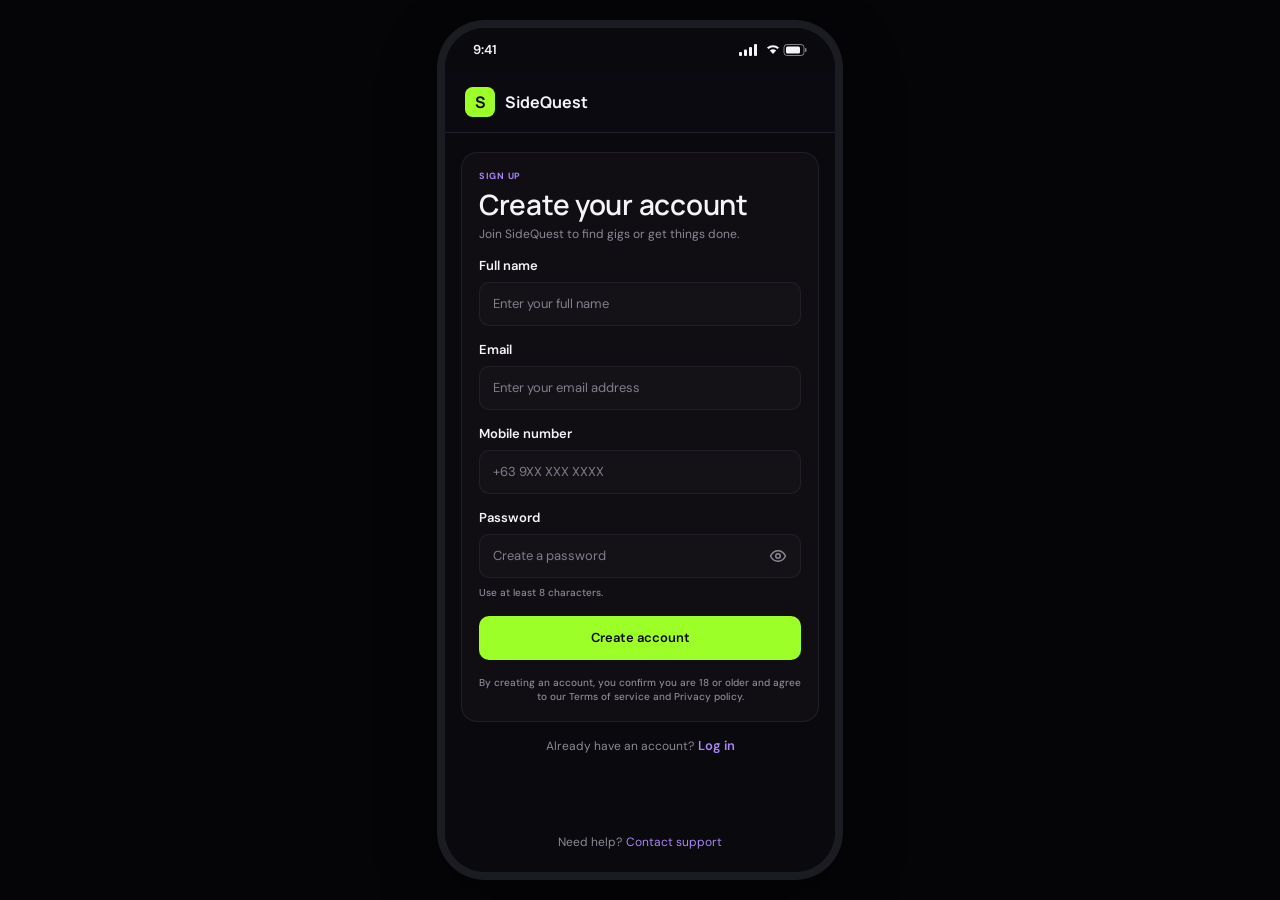
<file: demos/sidequest/02-sign-up.html>
<!doctype html>
<html lang="en">
<head>
<meta charset="utf-8">
<meta name="viewport" content="width=device-width, initial-scale=1">
<title>SideQuest · Sign up</title>
<link rel="stylesheet" href="styles.css">
</head>
<body>
<div class="page app"><div class="phone" role="main" aria-label="02 · Sign up"><div class="f col scroll" data-name="Content" style="gap:16px;align-items:flex-start;padding:20px 16px 80px 16px;position:absolute;left:0;top:104px;bottom:0;width:390px"><div class="f col" data-name="Sign up card" style="gap:16px;align-items:flex-start;padding:18px;background:var(--panel);box-shadow:inset 0 0 0 1px var(--border);border-radius:16px;align-self:stretch"><div class="f col" data-name="Heading" style="gap:6px;align-items:flex-start;align-self:stretch"><p class="t-overline c-accent-text" style="align-self:stretch">SIGN UP</p><p class="t-h1 c-text" style="align-self:stretch">Create your account</p><p class="t-body-small c-text-muted" style="align-self:stretch">Join SideQuest to find gigs or get things done.</p></div><div class="f col" data-name="Input / Full name" style="gap:8px;align-items:flex-start;align-self:stretch"><p class="t-button c-text" style="align-self:stretch">Full name</p><div class="f row field" data-name="Field" style="gap:10px;align-items:center;padding:0px 14px;background:var(--input);box-shadow:inset 0 0 0 1px var(--border);border-radius:10px;align-self:stretch;height:44px;flex-shrink:0"><input class="input t-body" type="text" aria-label="Full name" placeholder="Enter your full name" name="full_name"></div></div><div class="f col" data-name="Input / Email" style="gap:8px;align-items:flex-start;align-self:stretch"><p class="t-button c-text" style="align-self:stretch">Email</p><div class="f row field" data-name="Field" style="gap:10px;align-items:center;padding:0px 14px;background:var(--input);box-shadow:inset 0 0 0 1px var(--border);border-radius:10px;align-self:stretch;height:44px;flex-shrink:0"><input class="input t-body" type="email" aria-label="Email" placeholder="Enter your email address" name="email"></div></div><div class="f col" data-name="Input / Mobile number" style="gap:8px;align-items:flex-start;align-self:stretch"><p class="t-button c-text" style="align-self:stretch">Mobile number</p><div class="f row field" data-name="Field" style="gap:10px;align-items:center;padding:0px 14px;background:var(--input);box-shadow:inset 0 0 0 1px var(--border);border-radius:10px;align-self:stretch;height:44px;flex-shrink:0"><input class="input t-body" type="tel" aria-label="Mobile number" placeholder="+63 9XX XXX XXXX" name="mobile_number"></div></div><div class="f col" data-name="Input / Password" style="gap:8px;align-items:flex-start;align-self:stretch"><p class="t-button c-text" style="align-self:stretch">Password</p><div class="f row field" data-name="Field" style="gap:10px;align-items:center;padding:0px 14px;background:var(--input);box-shadow:inset 0 0 0 1px var(--border);border-radius:10px;align-self:stretch;height:44px;flex-shrink:0"><input class="input t-body" type="password" aria-label="Password" placeholder="Create a password" name="password"><button type="button" class="pw-toggle svg" aria-label="Show password" style="width:18px;flex-shrink:0;height:18px;flex-shrink:0"><svg xmlns="http://www.w3.org/2000/svg" width="18" height="18" viewBox="0 0 24 24" fill="none" stroke="#8E8896" stroke-width="2" stroke-linecap="round" stroke-linejoin="round"><path d="M2 12s3.5-7 10-7 10 7 10 7-3.5 7-10 7S2 12 2 12z"/><circle cx="12" cy="12" r="3"/></svg></button></div><p class="t-caption c-text-muted" style="align-self:stretch">Use at least 8 characters.</p></div><a href="03-verify-number.html" class="btn btn-primary" style="align-self:stretch">Create account</a><p class="t-caption c-text-muted" style="align-self:stretch;text-align:center">By creating an account, you confirm you are 18 or older and agree to our Terms of service and Privacy policy.</p></div><a href="index.html" class="link f row" data-name="Log in link" style="gap:4px;align-items:center;justify-content:center;align-self:stretch"><p class="t-body-small c-text-muted nowrap">Already have an account?</p><p class="t-button c-accent-text nowrap">Log in</p></a></div><div class="f row" data-name="Status bar" style="gap:0px;align-items:center;justify-content:space-between;padding:0px 28px;background:var(--bg);width:390px;flex-shrink:0;height:44px;flex-shrink:0;position:absolute;left:0px;top:0px"><p class="t-button c-text nowrap">9:41</p><span class="svg" aria-hidden="true" style="width:68px;flex-shrink:0;height:12px;flex-shrink:0"><svg aria-hidden="true" xmlns="http://www.w3.org/2000/svg" width="68" height="12" viewBox="0 0 68 12" fill="#F5F3F7"><rect x="0" y="8" width="3" height="4" rx="1"/><rect x="5" y="5.5" width="3" height="6.5" rx="1"/><rect x="10" y="3" width="3" height="9" rx="1"/><rect x="15" y="0" width="3" height="12" rx="1"/><path d="M28 3.5a9 9 0 0 1 12 0l-1.4 1.5a7 7 0 0 0-9.2 0zM30.8 6.6a5 5 0 0 1 6.4 0L34 10z"/><rect x="45" y="0.5" width="20" height="11" rx="3" fill="none" stroke="#F5F3F7" stroke-opacity="0.5"/><rect x="47" y="2.5" width="14" height="7" rx="1.5"/><rect x="66" y="4" width="1.5" height="4" rx="0.7" fill-opacity="0.5"/></svg></span></div><div class="f col" data-name="Brand bar" style="gap:0px;align-items:flex-start;background:var(--header);width:390px;flex-shrink:0;position:absolute;left:0px;top:44px"><div class="f row" data-name="Bar" style="gap:10px;align-items:center;padding:0px 20px;align-self:stretch;height:60px;flex-shrink:0"><div class="f row" data-name="Logo" style="gap:0px;align-items:center;justify-content:center;background:var(--primary);border-radius:7.800000000000001px;width:30px;flex-shrink:0;height:30px;flex-shrink:0"><p class="t-brand c-on-primary nowrap">S</p></div><p class="t-brand c-text nowrap">SideQuest</p></div><div class="f" data-name="Divider" style="background:var(--border);align-self:stretch;height:1px;flex-shrink:0"></div></div><div class="f row" data-name="Support" style="gap:4px;align-items:center;justify-content:center;background:var(--bg);width:390px;flex-shrink:0;height:60px;flex-shrink:0;position:absolute;left:0px;bottom:0"><p class="t-body-small c-text-muted nowrap">Need help?</p><p class="t-body-small c-accent-text nowrap">Contact support</p></div></div></div>
<script src="app.js"></script>
</body>
</html>
</file>
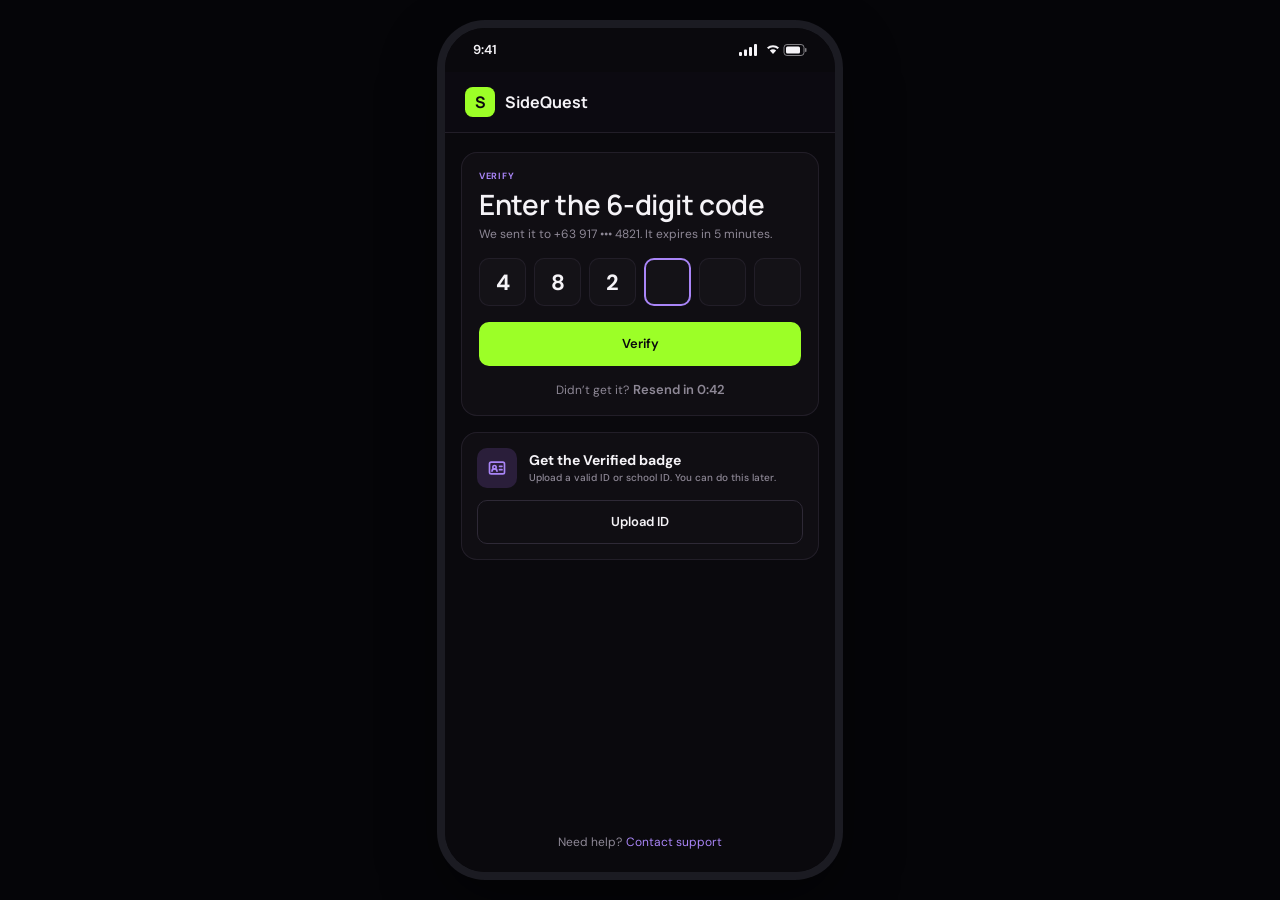
<file: demos/sidequest/03-verify-number.html>
<!doctype html>
<html lang="en">
<head>
<meta charset="utf-8">
<meta name="viewport" content="width=device-width, initial-scale=1">
<title>SideQuest · Verify number</title>
<link rel="stylesheet" href="styles.css">
</head>
<body>
<div class="page app"><div class="phone" role="main" aria-label="03 · Verify number"><div class="f col scroll" data-name="Content" style="gap:16px;align-items:flex-start;padding:20px 16px 80px 16px;position:absolute;left:0;top:104px;bottom:0;width:390px"><div class="f col" data-name="Verify card" style="gap:16px;align-items:flex-start;padding:18px;background:var(--panel);box-shadow:inset 0 0 0 1px var(--border);border-radius:16px;align-self:stretch"><div class="f col" data-name="Heading" style="gap:6px;align-items:flex-start;align-self:stretch"><p class="t-overline c-accent-text" style="align-self:stretch">VERIFY</p><p class="t-h1 c-text" style="align-self:stretch">Enter the 6-digit code</p><p class="t-body-small c-text-muted" style="align-self:stretch">We sent it to +63 917 ••• 4821. It expires in 5 minutes.</p></div><div class="f row" data-name="Code" style="gap:8px;align-items:center;align-self:stretch"><div class="f row field" data-name="Digit" style="gap:0px;align-items:center;justify-content:center;background:var(--input);box-shadow:inset 0 0 0 1px var(--border);border-radius:10px;flex:1 1 0;min-width:0;height:48px;flex-shrink:0"><input class="input t-metric otp" inputmode="numeric" maxlength="1" autocomplete="one-time-code" aria-label="Digit 1" name="digit1" value="4"></div><div class="f row field" data-name="Digit" style="gap:0px;align-items:center;justify-content:center;background:var(--input);box-shadow:inset 0 0 0 1px var(--border);border-radius:10px;flex:1 1 0;min-width:0;height:48px;flex-shrink:0"><input class="input t-metric otp" inputmode="numeric" maxlength="1" autocomplete="one-time-code" aria-label="Digit 2" name="digit2" value="8"></div><div class="f row field" data-name="Digit" style="gap:0px;align-items:center;justify-content:center;background:var(--input);box-shadow:inset 0 0 0 1px var(--border);border-radius:10px;flex:1 1 0;min-width:0;height:48px;flex-shrink:0"><input class="input t-metric otp" inputmode="numeric" maxlength="1" autocomplete="one-time-code" aria-label="Digit 3" name="digit3" value="2"></div><div class="f row field" data-name="Digit" style="gap:0px;align-items:center;justify-content:center;background:var(--input);box-shadow:inset 0 0 0 2px var(--accent-text);border-radius:10px;flex:1 1 0;min-width:0;height:48px;flex-shrink:0"><input class="input t-metric otp" inputmode="numeric" maxlength="1" autocomplete="one-time-code" aria-label="Digit 4" name="digit4" value=""></div><div class="f row field" data-name="Digit" style="gap:0px;align-items:center;justify-content:center;background:var(--input);box-shadow:inset 0 0 0 1px var(--border);border-radius:10px;flex:1 1 0;min-width:0;height:48px;flex-shrink:0"><input class="input t-metric otp" inputmode="numeric" maxlength="1" autocomplete="one-time-code" aria-label="Digit 5" name="digit5" value=""></div><div class="f row field" data-name="Digit" style="gap:0px;align-items:center;justify-content:center;background:var(--input);box-shadow:inset 0 0 0 1px var(--border);border-radius:10px;flex:1 1 0;min-width:0;height:48px;flex-shrink:0"><input class="input t-metric otp" inputmode="numeric" maxlength="1" autocomplete="one-time-code" aria-label="Digit 6" name="digit6" value=""></div></div><a href="04-discover-worker.html" class="btn btn-primary" style="align-self:stretch">Verify</a><div class="f row" data-name="Resend" style="gap:4px;align-items:center;justify-content:center;align-self:stretch"><p class="t-body-small c-text-muted nowrap">Didn’t get it?</p><p class="t-button c-text-muted nowrap">Resend in 0:42</p></div></div><div class="f col" data-name="ID card" style="gap:12px;align-items:flex-start;padding:16px;background:var(--panel);box-shadow:inset 0 0 0 1px var(--border);border-radius:16px;align-self:stretch"><div class="f row" data-name="Row" style="gap:12px;align-items:center;align-self:stretch"><div class="f row" data-name="Icon" style="gap:0px;align-items:center;justify-content:center;background:var(--accent-soft);border-radius:10px;width:40px;flex-shrink:0;height:40px;flex-shrink:0"><span class="svg" aria-hidden="true" style="width:20px;flex-shrink:0;height:20px;flex-shrink:0"><svg aria-hidden="true" xmlns="http://www.w3.org/2000/svg" width="20" height="20" viewBox="0 0 24 24" fill="none" stroke="#A985F7" stroke-width="2" stroke-linecap="round" stroke-linejoin="round"><rect x="3" y="5" width="18" height="14" rx="2"/><circle cx="9" cy="11" r="2"/><path d="M6 16a3 3 0 0 1 6 0M15 10h3M15 14h3"/></svg></span></div><div class="f col" data-name="Text" style="gap:2px;align-items:flex-start;flex:1 1 0;min-width:0"><p class="t-title c-text" style="align-self:stretch">Get the Verified badge</p><p class="t-caption c-text-muted" style="align-self:stretch">Upload a valid ID or school ID. You can do this later.</p></div></div><button type="button" class="btn btn-outline" style="align-self:stretch">Upload ID</button></div></div><div class="f row" data-name="Status bar" style="gap:0px;align-items:center;justify-content:space-between;padding:0px 28px;background:var(--bg);width:390px;flex-shrink:0;height:44px;flex-shrink:0;position:absolute;left:0px;top:0px"><p class="t-button c-text nowrap">9:41</p><span class="svg" aria-hidden="true" style="width:68px;flex-shrink:0;height:12px;flex-shrink:0"><svg aria-hidden="true" xmlns="http://www.w3.org/2000/svg" width="68" height="12" viewBox="0 0 68 12" fill="#F5F3F7"><rect x="0" y="8" width="3" height="4" rx="1"/><rect x="5" y="5.5" width="3" height="6.5" rx="1"/><rect x="10" y="3" width="3" height="9" rx="1"/><rect x="15" y="0" width="3" height="12" rx="1"/><path d="M28 3.5a9 9 0 0 1 12 0l-1.4 1.5a7 7 0 0 0-9.2 0zM30.8 6.6a5 5 0 0 1 6.4 0L34 10z"/><rect x="45" y="0.5" width="20" height="11" rx="3" fill="none" stroke="#F5F3F7" stroke-opacity="0.5"/><rect x="47" y="2.5" width="14" height="7" rx="1.5"/><rect x="66" y="4" width="1.5" height="4" rx="0.7" fill-opacity="0.5"/></svg></span></div><div class="f col" data-name="Brand bar" style="gap:0px;align-items:flex-start;background:var(--header);width:390px;flex-shrink:0;position:absolute;left:0px;top:44px"><div class="f row" data-name="Bar" style="gap:10px;align-items:center;padding:0px 20px;align-self:stretch;height:60px;flex-shrink:0"><div class="f row" data-name="Logo" style="gap:0px;align-items:center;justify-content:center;background:var(--primary);border-radius:7.800000000000001px;width:30px;flex-shrink:0;height:30px;flex-shrink:0"><p class="t-brand c-on-primary nowrap">S</p></div><p class="t-brand c-text nowrap">SideQuest</p></div><div class="f" data-name="Divider" style="background:var(--border);align-self:stretch;height:1px;flex-shrink:0"></div></div><div class="f row" data-name="Support" style="gap:4px;align-items:center;justify-content:center;background:var(--bg);width:390px;flex-shrink:0;height:60px;flex-shrink:0;position:absolute;left:0px;bottom:0"><p class="t-body-small c-text-muted nowrap">Need help?</p><p class="t-body-small c-accent-text nowrap">Contact support</p></div></div></div>
<script src="app.js"></script>
</body>
</html>
</file>
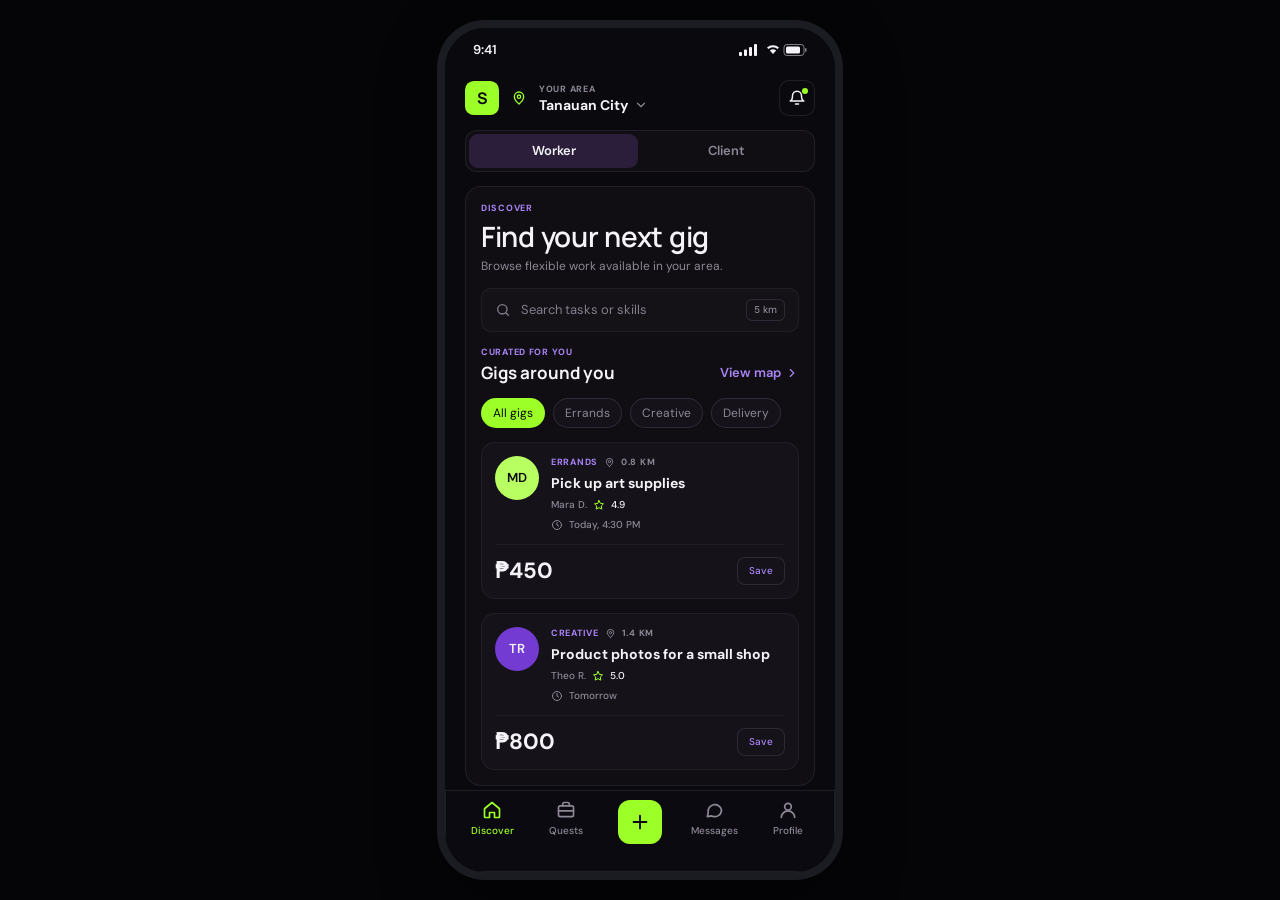
<file: demos/sidequest/04-discover-worker.html>
<!doctype html>
<html lang="en">
<head>
<meta charset="utf-8">
<meta name="viewport" content="width=device-width, initial-scale=1">
<title>SideQuest · Discover (Worker)</title>
<link rel="stylesheet" href="styles.css">
</head>
<body>
<div class="page app"><div class="phone" role="main" aria-label="04 · Discover (Worker)"><div class="f col scroll" data-name="Content" style="gap:14px;align-items:flex-start;padding:8px 20px 110px 20px;position:absolute;left:0;top:44px;bottom:0;width:390px"><div class="f row" data-name="App header" style="gap:0px;align-items:center;justify-content:space-between;align-self:stretch"><div class="f row" data-name="Brand + area" style="gap:12px;align-items:center"><div class="f row" data-name="Logo" style="gap:0px;align-items:center;justify-content:center;background:var(--primary);border-radius:8.84px;width:34px;flex-shrink:0;height:34px;flex-shrink:0"><p class="t-brand c-on-primary nowrap">S</p></div><span class="svg" aria-hidden="true" style="width:16px;flex-shrink:0;height:16px;flex-shrink:0"><svg aria-hidden="true" xmlns="http://www.w3.org/2000/svg" width="16" height="16" viewBox="0 0 24 24" fill="none" stroke="#9CFF27" stroke-width="2" stroke-linecap="round" stroke-linejoin="round"><path d="M12 21s-7-6.2-7-11a7 7 0 1 1 14 0c0 4.8-7 11-7 11z"/><circle cx="12" cy="10" r="2.5"/></svg></span><div class="f col" data-name="Area" style="gap:1px;align-items:flex-start"><p class="t-overline c-text-muted nowrap">YOUR AREA</p><div class="f row" data-name="Area picker" style="gap:6px;align-items:center"><p class="t-title c-text nowrap">Tanauan City</p><span class="svg" aria-hidden="true" style="width:14px;flex-shrink:0;height:14px;flex-shrink:0"><svg aria-hidden="true" xmlns="http://www.w3.org/2000/svg" width="14" height="14" viewBox="0 0 24 24" fill="none" stroke="#8E8896" stroke-width="2" stroke-linecap="round" stroke-linejoin="round"><path d="m6 9 6 6 6-6"/></svg></span></div></div></div><div class="f row" data-name="Icon button / bell" style="gap:0px;align-items:center;justify-content:center;box-shadow:inset 0 0 0 1px var(--border);border-radius:10px;width:36px;flex-shrink:0;height:36px;flex-shrink:0"><span class="svg" aria-hidden="true" style="width:18px;flex-shrink:0;height:18px;flex-shrink:0"><svg aria-hidden="true" xmlns="http://www.w3.org/2000/svg" width="18" height="18" viewBox="0 0 24 24" fill="none" stroke="#F5F3F7" stroke-width="2" stroke-linecap="round" stroke-linejoin="round"><path d="M6 9a6 6 0 1 1 12 0c0 6 3 7 3 7H3s3-1 3-7M10 20h4"/></svg></span><div class="f" data-name="Dot" style="background:var(--primary);border-radius:3px;width:6px;flex-shrink:0;height:6px;flex-shrink:0;position:absolute;left:23px;top:8px"></div></div></div><div class="f row" data-name="Role switcher" style="gap:4px;align-items:center;padding:4px;background:var(--panel);box-shadow:inset 0 0 0 1px var(--border);border-radius:12px;align-self:stretch"><div class="f row" data-name="Worker" style="gap:0px;align-items:center;justify-content:center;background:var(--accent-soft);border-radius:9px;flex:1 1 0;min-width:0;height:34px;flex-shrink:0"><p class="t-button c-text nowrap">Worker</p></div><a href="08-home-client.html" class="link f row" data-name="Client" style="gap:0px;align-items:center;justify-content:center;border-radius:9px;flex:1 1 0;min-width:0;height:34px;flex-shrink:0"><p class="t-button c-text-muted nowrap">Client</p></a></div><div class="f col" data-name="Discover panel" style="gap:14px;align-items:flex-start;padding:16px;background:var(--panel);box-shadow:inset 0 0 0 1px var(--border);border-radius:16px;align-self:stretch"><div class="f col" data-name="Heading" style="gap:6px;align-items:flex-start;align-self:stretch"><p class="t-overline c-accent-text" style="align-self:stretch">DISCOVER</p><p class="t-h1 c-text" style="align-self:stretch">Find your next gig</p><p class="t-body-small c-text-muted" style="align-self:stretch">Browse flexible work available in your area.</p></div><div class="f row field" data-name="Search" style="gap:10px;align-items:center;padding:0px 14px;background:var(--input);box-shadow:inset 0 0 0 1px var(--border);border-radius:10px;align-self:stretch;height:44px;flex-shrink:0"><span class="svg" aria-hidden="true" style="width:16px;flex-shrink:0;height:16px;flex-shrink:0"><svg aria-hidden="true" xmlns="http://www.w3.org/2000/svg" width="16" height="16" viewBox="0 0 24 24" fill="none" stroke="#837D8C" stroke-width="2" stroke-linecap="round" stroke-linejoin="round"><circle cx="11" cy="11" r="7"/><path d="m20 20-3.5-3.5"/></svg></span><input class="input t-body" type="search" aria-label="Search" placeholder="Search tasks or skills" name="search"><div class="f row" data-name="Within" style="gap:0px;align-items:center;justify-content:center;padding:0px 8px;box-shadow:inset 0 0 0 1px var(--border-strong);border-radius:6px;height:22px;flex-shrink:0"><p class="t-caption c-text-muted nowrap">5 km</p></div></div><div class="f col" data-name="Section" style="gap:4px;align-items:flex-start;align-self:stretch"><p class="t-overline c-accent-text" style="align-self:stretch">CURATED FOR YOU</p><div class="f row" data-name="Title" style="gap:0px;align-items:center;justify-content:space-between;align-self:stretch"><p class="t-h3 c-text nowrap">Gigs around you</p><a href="05-gig-details.html" class="link f row" data-name="Map link" style="gap:4px;align-items:center"><p class="t-button c-accent-text nowrap">View map</p><span class="svg" aria-hidden="true" style="width:14px;flex-shrink:0;height:14px;flex-shrink:0"><svg aria-hidden="true" xmlns="http://www.w3.org/2000/svg" width="14" height="14" viewBox="0 0 24 24" fill="none" stroke="#A985F7" stroke-width="2" stroke-linecap="round" stroke-linejoin="round"><path d="m9 6 6 6-6 6"/></svg></span></a></div></div><div class="f row" data-name="Filters" style="gap:8px;align-items:center;align-self:stretch"><div class="f row" data-name="Chip / All gigs" style="gap:0px;align-items:center;padding:0px 12px;background:var(--primary);border-radius:999px;height:30px;flex-shrink:0"><p class="t-body-small c-on-primary nowrap">All gigs</p></div><div class="f row" data-name="Chip / Errands" style="gap:0px;align-items:center;padding:0px 12px;background:var(--card);box-shadow:inset 0 0 0 1px var(--border-strong);border-radius:999px;height:30px;flex-shrink:0"><p class="t-body-small c-text-muted nowrap">Errands</p></div><div class="f row" data-name="Chip / Creative" style="gap:0px;align-items:center;padding:0px 12px;background:var(--card);box-shadow:inset 0 0 0 1px var(--border-strong);border-radius:999px;height:30px;flex-shrink:0"><p class="t-body-small c-text-muted nowrap">Creative</p></div><div class="f row" data-name="Chip / Delivery" style="gap:0px;align-items:center;padding:0px 12px;background:var(--card);box-shadow:inset 0 0 0 1px var(--border-strong);border-radius:999px;height:30px;flex-shrink:0"><p class="t-body-small c-text-muted nowrap">Delivery</p></div></div><a href="05-gig-details.html" class="link f col" data-name="Gig card / Pick up art supplies" style="gap:12px;align-items:flex-start;padding:14px;background:var(--card);box-shadow:inset 0 0 0 1px var(--border);border-radius:14px;align-self:stretch"><div class="f row" data-name="Top" style="gap:12px;align-items:flex-start;align-self:stretch"><div class="f row" data-name="Avatar / MD" style="gap:0px;align-items:center;justify-content:center;background:var(--avatar-lime);border-radius:22px;width:44px;flex-shrink:0;height:44px;flex-shrink:0"><p class="t-button c-on-primary nowrap">MD</p></div><div class="f col" data-name="Info" style="gap:6px;align-items:flex-start;flex:1 1 0;min-width:0"><div class="f row" data-name="Eyebrow" style="gap:6px;align-items:center;align-self:stretch"><p class="t-overline c-accent-text nowrap">ERRANDS</p><span class="svg" aria-hidden="true" style="width:11px;flex-shrink:0;height:11px;flex-shrink:0"><svg aria-hidden="true" xmlns="http://www.w3.org/2000/svg" width="11" height="11" viewBox="0 0 24 24" fill="none" stroke="#8E8896" stroke-width="2" stroke-linecap="round" stroke-linejoin="round"><path d="M12 21s-7-6.2-7-11a7 7 0 1 1 14 0c0 4.8-7 11-7 11z"/><circle cx="12" cy="10" r="2.5"/></svg></span><p class="t-overline c-text-muted nowrap">0.8 KM</p></div><p class="t-title c-text" style="align-self:stretch">Pick up art supplies</p><div class="f row" data-name="Client" style="gap:6px;align-items:center;align-self:stretch"><p class="t-caption c-text-muted nowrap">Mara D.</p><span class="svg" aria-hidden="true" style="width:12px;flex-shrink:0;height:12px;flex-shrink:0"><svg aria-hidden="true" xmlns="http://www.w3.org/2000/svg" width="12" height="12" viewBox="0 0 24 24" fill="none" stroke="#9CFF27" stroke-width="2" stroke-linecap="round" stroke-linejoin="round"><path d="m12 3 2.8 5.7 6.2.9-4.5 4.4 1.1 6.2L12 17.3l-5.6 2.9 1.1-6.2L3 9.6l6.2-.9z"/></svg></span><p class="t-caption c-text nowrap">4.9</p></div><div class="f row" data-name="When" style="gap:6px;align-items:center;align-self:stretch"><span class="svg" aria-hidden="true" style="width:12px;flex-shrink:0;height:12px;flex-shrink:0"><svg aria-hidden="true" xmlns="http://www.w3.org/2000/svg" width="12" height="12" viewBox="0 0 24 24" fill="none" stroke="#8E8896" stroke-width="2" stroke-linecap="round" stroke-linejoin="round"><circle cx="12" cy="12" r="9"/><path d="M12 7v5l3 2"/></svg></span><p class="t-caption c-text-muted nowrap">Today, 4:30 PM</p></div></div></div><div class="f" data-name="Divider" style="background:var(--border);align-self:stretch;height:1px;flex-shrink:0"></div><div class="f row" data-name="Bottom" style="gap:0px;align-items:center;justify-content:space-between;align-self:stretch"><p class="t-metric c-text nowrap">₱450</p><div class="f row" data-name="Button / small / Save" style="gap:0px;align-items:center;justify-content:center;padding:0px 12px;box-shadow:inset 0 0 0 1px var(--border-strong);border-radius:8px;height:28px;flex-shrink:0"><p class="t-caption c-accent-text nowrap">Save</p></div></div></a><a href="05-gig-details.html" class="link f col" data-name="Gig card / Product photos for a small shop" style="gap:12px;align-items:flex-start;padding:14px;background:var(--card);box-shadow:inset 0 0 0 1px var(--border);border-radius:14px;align-self:stretch"><div class="f row" data-name="Top" style="gap:12px;align-items:flex-start;align-self:stretch"><div class="f row" data-name="Avatar / TR" style="gap:0px;align-items:center;justify-content:center;background:var(--accent);border-radius:22px;width:44px;flex-shrink:0;height:44px;flex-shrink:0"><p class="t-button c-text nowrap">TR</p></div><div class="f col" data-name="Info" style="gap:6px;align-items:flex-start;flex:1 1 0;min-width:0"><div class="f row" data-name="Eyebrow" style="gap:6px;align-items:center;align-self:stretch"><p class="t-overline c-accent-text nowrap">CREATIVE</p><span class="svg" aria-hidden="true" style="width:11px;flex-shrink:0;height:11px;flex-shrink:0"><svg aria-hidden="true" xmlns="http://www.w3.org/2000/svg" width="11" height="11" viewBox="0 0 24 24" fill="none" stroke="#8E8896" stroke-width="2" stroke-linecap="round" stroke-linejoin="round"><path d="M12 21s-7-6.2-7-11a7 7 0 1 1 14 0c0 4.8-7 11-7 11z"/><circle cx="12" cy="10" r="2.5"/></svg></span><p class="t-overline c-text-muted nowrap">1.4 KM</p></div><p class="t-title c-text" style="align-self:stretch">Product photos for a small shop</p><div class="f row" data-name="Client" style="gap:6px;align-items:center;align-self:stretch"><p class="t-caption c-text-muted nowrap">Theo R.</p><span class="svg" aria-hidden="true" style="width:12px;flex-shrink:0;height:12px;flex-shrink:0"><svg aria-hidden="true" xmlns="http://www.w3.org/2000/svg" width="12" height="12" viewBox="0 0 24 24" fill="none" stroke="#9CFF27" stroke-width="2" stroke-linecap="round" stroke-linejoin="round"><path d="m12 3 2.8 5.7 6.2.9-4.5 4.4 1.1 6.2L12 17.3l-5.6 2.9 1.1-6.2L3 9.6l6.2-.9z"/></svg></span><p class="t-caption c-text nowrap">5.0</p></div><div class="f row" data-name="When" style="gap:6px;align-items:center;align-self:stretch"><span class="svg" aria-hidden="true" style="width:12px;flex-shrink:0;height:12px;flex-shrink:0"><svg aria-hidden="true" xmlns="http://www.w3.org/2000/svg" width="12" height="12" viewBox="0 0 24 24" fill="none" stroke="#8E8896" stroke-width="2" stroke-linecap="round" stroke-linejoin="round"><circle cx="12" cy="12" r="9"/><path d="M12 7v5l3 2"/></svg></span><p class="t-caption c-text-muted nowrap">Tomorrow</p></div></div></div><div class="f" data-name="Divider" style="background:var(--border);align-self:stretch;height:1px;flex-shrink:0"></div><div class="f row" data-name="Bottom" style="gap:0px;align-items:center;justify-content:space-between;align-self:stretch"><p class="t-metric c-text nowrap">₱800</p><div class="f row" data-name="Button / small / Save" style="gap:0px;align-items:center;justify-content:center;padding:0px 12px;box-shadow:inset 0 0 0 1px var(--border-strong);border-radius:8px;height:28px;flex-shrink:0"><p class="t-caption c-accent-text nowrap">Save</p></div></div></a></div></div><div class="f row" data-name="Status bar" style="gap:0px;align-items:center;justify-content:space-between;padding:0px 28px;background:var(--bg);width:390px;flex-shrink:0;height:44px;flex-shrink:0;position:absolute;left:0px;top:0px"><p class="t-button c-text nowrap">9:41</p><span class="svg" aria-hidden="true" style="width:68px;flex-shrink:0;height:12px;flex-shrink:0"><svg aria-hidden="true" xmlns="http://www.w3.org/2000/svg" width="68" height="12" viewBox="0 0 68 12" fill="#F5F3F7"><rect x="0" y="8" width="3" height="4" rx="1"/><rect x="5" y="5.5" width="3" height="6.5" rx="1"/><rect x="10" y="3" width="3" height="9" rx="1"/><rect x="15" y="0" width="3" height="12" rx="1"/><path d="M28 3.5a9 9 0 0 1 12 0l-1.4 1.5a7 7 0 0 0-9.2 0zM30.8 6.6a5 5 0 0 1 6.4 0L34 10z"/><rect x="45" y="0.5" width="20" height="11" rx="3" fill="none" stroke="#F5F3F7" stroke-opacity="0.5"/><rect x="47" y="2.5" width="14" height="7" rx="1.5"/><rect x="66" y="4" width="1.5" height="4" rx="0.7" fill-opacity="0.5"/></svg></span></div><div class="f row" data-name="Bottom nav" style="gap:0px;align-items:flex-start;padding:10px 10px 22px 10px;background:var(--header);box-shadow:inset 0 0 0 1px var(--border);width:390px;flex-shrink:0;height:82px;flex-shrink:0;position:absolute;left:0px;top:762px"><div class="f col" data-name="Tab / Discover" style="gap:4px;align-items:center;flex:1 1 0;min-width:0"><span class="svg" aria-hidden="true" style="width:20px;flex-shrink:0;height:20px;flex-shrink:0"><svg aria-hidden="true" xmlns="http://www.w3.org/2000/svg" width="20" height="20" viewBox="0 0 24 24" fill="none" stroke="#9CFF27" stroke-width="2" stroke-linecap="round" stroke-linejoin="round"><path d="M3 10.5 12 3l9 7.5V20a1 1 0 0 1-1 1h-5v-6H9v6H4a1 1 0 0 1-1-1z"/></svg></span><p class="t-caption c-primary nowrap">Discover</p></div><a href="06-my-quests.html" class="link f col" data-name="Tab / Quests" style="gap:4px;align-items:center;flex:1 1 0;min-width:0"><span class="svg" aria-hidden="true" style="width:20px;flex-shrink:0;height:20px;flex-shrink:0"><svg aria-hidden="true" xmlns="http://www.w3.org/2000/svg" width="20" height="20" viewBox="0 0 24 24" fill="none" stroke="#8E8896" stroke-width="2" stroke-linecap="round" stroke-linejoin="round"><rect x="3" y="7" width="18" height="13" rx="2"/><path d="M8 7V5a2 2 0 0 1 2-2h4a2 2 0 0 1 2 2v2M3 13h18"/></svg></span><p class="t-caption c-text-muted nowrap">Quests</p></a><a href="09-post-a-task.html" class="link f col" data-name="Tab / Post" style="gap:0px;align-items:center;flex:1 1 0;min-width:0"><div class="f row" data-name="Post button" style="gap:0px;align-items:center;justify-content:center;background:var(--primary);border-radius:12px;width:44px;flex-shrink:0;height:44px;flex-shrink:0"><span class="svg" aria-hidden="true" style="width:22px;flex-shrink:0;height:22px;flex-shrink:0"><svg aria-hidden="true" xmlns="http://www.w3.org/2000/svg" width="22" height="22" viewBox="0 0 24 24" fill="none" stroke="#0A090D" stroke-width="2" stroke-linecap="round" stroke-linejoin="round"><path d="M12 5v14M5 12h14"/></svg></span></div></a><a href="15-messages.html" class="link f col" data-name="Tab / Messages" style="gap:4px;align-items:center;flex:1 1 0;min-width:0"><span class="svg" aria-hidden="true" style="width:20px;flex-shrink:0;height:20px;flex-shrink:0"><svg aria-hidden="true" xmlns="http://www.w3.org/2000/svg" width="20" height="20" viewBox="0 0 24 24" fill="none" stroke="#8E8896" stroke-width="2" stroke-linecap="round" stroke-linejoin="round"><path d="M21 12a8 8 0 0 1-11.6 7.1L4 20l1-4.6A8 8 0 1 1 21 12z"/></svg></span><p class="t-caption c-text-muted nowrap">Messages</p></a><a href="17-profile.html" class="link f col" data-name="Tab / Profile" style="gap:4px;align-items:center;flex:1 1 0;min-width:0"><span class="svg" aria-hidden="true" style="width:20px;flex-shrink:0;height:20px;flex-shrink:0"><svg aria-hidden="true" xmlns="http://www.w3.org/2000/svg" width="20" height="20" viewBox="0 0 24 24" fill="none" stroke="#8E8896" stroke-width="2" stroke-linecap="round" stroke-linejoin="round"><circle cx="12" cy="8" r="4"/><path d="M4 21a8 8 0 0 1 16 0"/></svg></span><p class="t-caption c-text-muted nowrap">Profile</p></a></div></div></div>
<script src="app.js"></script>
</body>
</html>
</file>
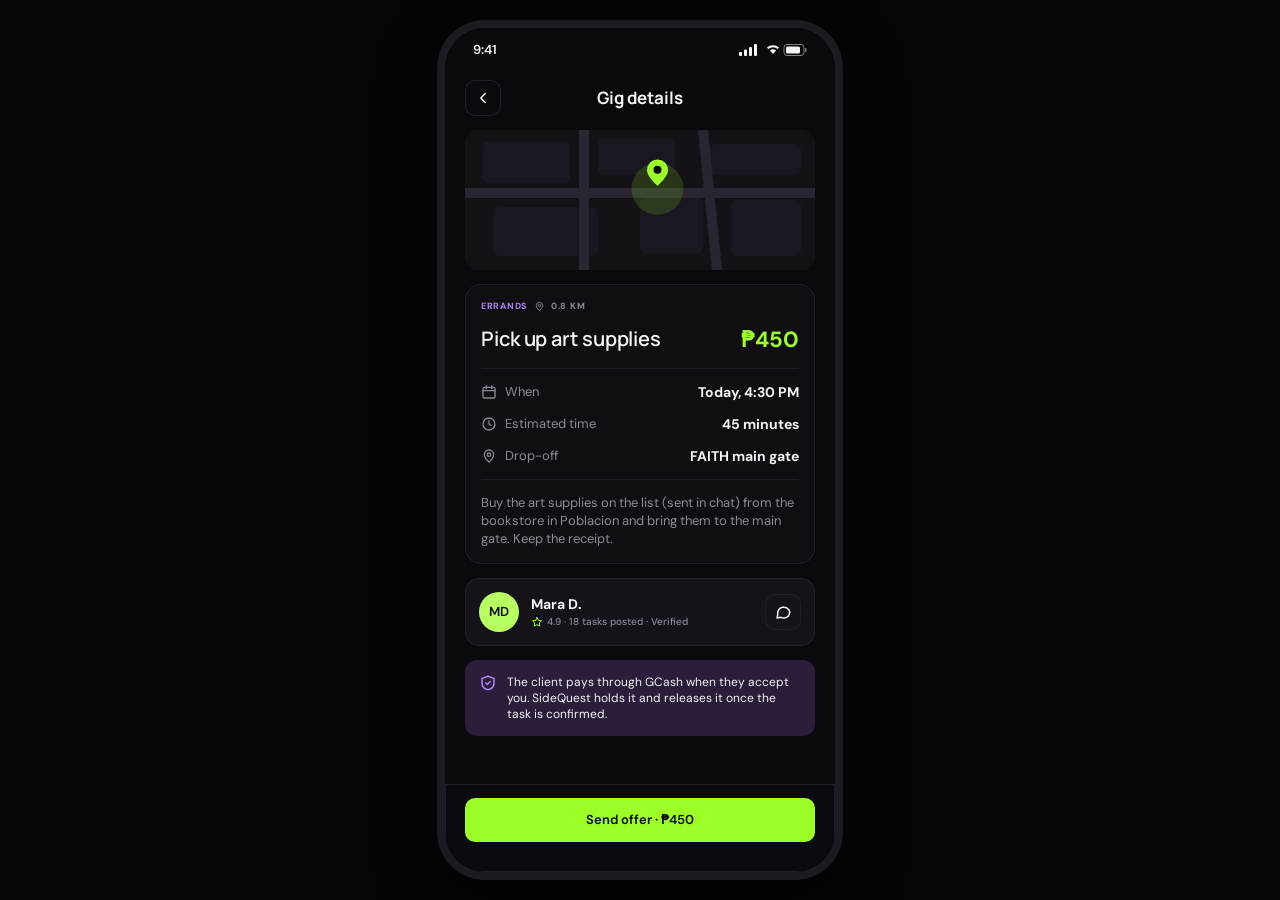
<file: demos/sidequest/05-gig-details.html>
<!doctype html>
<html lang="en">
<head>
<meta charset="utf-8">
<meta name="viewport" content="width=device-width, initial-scale=1">
<title>SideQuest · Gig details</title>
<link rel="stylesheet" href="styles.css">
</head>
<body>
<div class="page app"><div class="phone" role="main" aria-label="05 · Gig details"><div class="f col scroll" data-name="Content" style="gap:14px;align-items:flex-start;padding:8px 20px 110px 20px;position:absolute;left:0;top:44px;bottom:0;width:390px"><div class="f row" data-name="Top bar" style="gap:0px;align-items:center;justify-content:space-between;align-self:stretch"><a href="javascript:history.back()" class="link f row" data-name="Icon button / chevronLeft" style="gap:0px;align-items:center;justify-content:center;box-shadow:inset 0 0 0 1px var(--border);border-radius:10px;width:36px;flex-shrink:0;height:36px;flex-shrink:0"><span class="svg" aria-hidden="true" style="width:18px;flex-shrink:0;height:18px;flex-shrink:0"><svg aria-hidden="true" xmlns="http://www.w3.org/2000/svg" width="18" height="18" viewBox="0 0 24 24" fill="none" stroke="#F5F3F7" stroke-width="2" stroke-linecap="round" stroke-linejoin="round"><path d="m15 6-6 6 6 6"/></svg></span></a><p class="t-h3 c-text nowrap">Gig details</p><div class="f" data-name="Spacer" style="width:36px;flex-shrink:0;height:36px;flex-shrink:0"></div></div><div class="f" data-name="Map" style="box-shadow:inset 0 0 0 1px var(--border);border-radius:14px;overflow:hidden;align-self:stretch;height:140px;flex-shrink:0"><span class="svg" aria-hidden="true" style="width:350px;flex-shrink:0;height:140px;flex-shrink:0;position:absolute;left:0px;top:0px"><svg aria-hidden="true" xmlns="http://www.w3.org/2000/svg" width="350" height="140" viewBox="0 0 350 140"><rect width="350" height="140" fill="#141217"/><rect x="17.5" y="11.200000000000001" width="87.5" height="42" rx="6" fill="#1A1720"/><rect x="133" y="8.4" width="77" height="36.4" rx="6" fill="#1A1720"/><rect x="244.99999999999997" y="14" width="91" height="30.8" rx="6" fill="#1A1720"/><rect x="28" y="77" width="105" height="49" rx="6" fill="#1A1720"/><rect x="175" y="67.2" width="63" height="56" rx="6" fill="#1A1720"/><rect x="266" y="70" width="70" height="56" rx="6" fill="#1A1720"/><path d="M0 63 H350 M119.00000000000001 0 V140 M238.00000000000003 0 L252 140" stroke="#2A2531" stroke-width="10" fill="none"/><circle cx="192.50000000000003" cy="58.8" r="26" fill="#9CFF27" fill-opacity="0.15"/><path transform="translate(178.50000000000003 28.799999999999997) scale(1.17)" d="M12 23s-9-7.6-9-13.5a9 9 0 1 1 18 0C21 15.4 12 23 12 23z" fill="#9CFF27"/><circle cx="192.50000000000003" cy="39.8" r="4" fill="#0A090D"/></svg></span></div><div class="f col" data-name="Gig panel" style="gap:14px;align-items:flex-start;padding:16px;background:var(--panel);box-shadow:inset 0 0 0 1px var(--border);border-radius:16px;align-self:stretch"><div class="f row" data-name="Eyebrow" style="gap:6px;align-items:center;align-self:stretch"><p class="t-overline c-accent-text nowrap">ERRANDS</p><span class="svg" aria-hidden="true" style="width:11px;flex-shrink:0;height:11px;flex-shrink:0"><svg aria-hidden="true" xmlns="http://www.w3.org/2000/svg" width="11" height="11" viewBox="0 0 24 24" fill="none" stroke="#8E8896" stroke-width="2" stroke-linecap="round" stroke-linejoin="round"><path d="M12 21s-7-6.2-7-11a7 7 0 1 1 14 0c0 4.8-7 11-7 11z"/><circle cx="12" cy="10" r="2.5"/></svg></span><p class="t-overline c-text-muted nowrap">0.8 KM</p></div><div class="f row" data-name="Title row" style="gap:12px;align-items:flex-start;align-self:stretch"><p class="t-h2 c-text" style="flex:1 1 0;min-width:0">Pick up art supplies</p><p class="t-metric c-primary nowrap">₱450</p></div><div class="f" data-name="Divider" style="background:var(--border);align-self:stretch;height:1px;flex-shrink:0"></div><div class="f row" data-name="Row / When" style="gap:0px;align-items:center;justify-content:space-between;align-self:stretch"><div class="f row" data-name="Label" style="gap:8px;align-items:center"><span class="svg" aria-hidden="true" style="width:16px;flex-shrink:0;height:16px;flex-shrink:0"><svg aria-hidden="true" xmlns="http://www.w3.org/2000/svg" width="16" height="16" viewBox="0 0 24 24" fill="none" stroke="#8E8896" stroke-width="2" stroke-linecap="round" stroke-linejoin="round"><rect x="3" y="5" width="18" height="16" rx="2"/><path d="M3 10h18M8 3v4M16 3v4"/></svg></span><p class="t-body c-text-muted nowrap">When</p></div><p class="t-title c-text nowrap">Today, 4:30 PM</p></div><div class="f row" data-name="Row / Estimated time" style="gap:0px;align-items:center;justify-content:space-between;align-self:stretch"><div class="f row" data-name="Label" style="gap:8px;align-items:center"><span class="svg" aria-hidden="true" style="width:16px;flex-shrink:0;height:16px;flex-shrink:0"><svg aria-hidden="true" xmlns="http://www.w3.org/2000/svg" width="16" height="16" viewBox="0 0 24 24" fill="none" stroke="#8E8896" stroke-width="2" stroke-linecap="round" stroke-linejoin="round"><circle cx="12" cy="12" r="9"/><path d="M12 7v5l3 2"/></svg></span><p class="t-body c-text-muted nowrap">Estimated time</p></div><p class="t-title c-text nowrap">45 minutes</p></div><div class="f row" data-name="Row / Drop-off" style="gap:0px;align-items:center;justify-content:space-between;align-self:stretch"><div class="f row" data-name="Label" style="gap:8px;align-items:center"><span class="svg" aria-hidden="true" style="width:16px;flex-shrink:0;height:16px;flex-shrink:0"><svg aria-hidden="true" xmlns="http://www.w3.org/2000/svg" width="16" height="16" viewBox="0 0 24 24" fill="none" stroke="#8E8896" stroke-width="2" stroke-linecap="round" stroke-linejoin="round"><path d="M12 21s-7-6.2-7-11a7 7 0 1 1 14 0c0 4.8-7 11-7 11z"/><circle cx="12" cy="10" r="2.5"/></svg></span><p class="t-body c-text-muted nowrap">Drop-off</p></div><p class="t-title c-text nowrap">FAITH main gate</p></div><div class="f" data-name="Divider" style="background:var(--border);align-self:stretch;height:1px;flex-shrink:0"></div><p class="t-body c-text-muted" style="align-self:stretch">Buy the art supplies on the list (sent in chat) from the bookstore in Poblacion and bring them to the main gate. Keep the receipt.</p></div><div class="f col" data-name="Client" style="gap:12px;align-items:flex-start;padding:14px;background:var(--card);box-shadow:inset 0 0 0 1px var(--border);border-radius:14px;align-self:stretch"><div class="f row" data-name="Row" style="gap:12px;align-items:center;align-self:stretch"><div class="f row" data-name="Avatar / MD" style="gap:0px;align-items:center;justify-content:center;background:var(--avatar-lime);border-radius:20px;width:40px;flex-shrink:0;height:40px;flex-shrink:0"><p class="t-button c-on-primary nowrap">MD</p></div><div class="f col" data-name="Text" style="gap:2px;align-items:flex-start;flex:1 1 0;min-width:0"><p class="t-title c-text" style="align-self:stretch">Mara D.</p><div class="f row" data-name="Meta" style="gap:4px;align-items:center;align-self:stretch"><span class="svg" aria-hidden="true" style="width:12px;flex-shrink:0;height:12px;flex-shrink:0"><svg aria-hidden="true" xmlns="http://www.w3.org/2000/svg" width="12" height="12" viewBox="0 0 24 24" fill="none" stroke="#9CFF27" stroke-width="2" stroke-linecap="round" stroke-linejoin="round"><path d="m12 3 2.8 5.7 6.2.9-4.5 4.4 1.1 6.2L12 17.3l-5.6 2.9 1.1-6.2L3 9.6l6.2-.9z"/></svg></span><p class="t-caption c-text-muted nowrap">4.9 · 18 tasks posted · Verified</p></div></div><a href="16-conversation.html" class="link f row" data-name="Icon button / message" style="gap:0px;align-items:center;justify-content:center;box-shadow:inset 0 0 0 1px var(--border);border-radius:10px;width:36px;flex-shrink:0;height:36px;flex-shrink:0"><span class="svg" aria-hidden="true" style="width:18px;flex-shrink:0;height:18px;flex-shrink:0"><svg aria-hidden="true" xmlns="http://www.w3.org/2000/svg" width="18" height="18" viewBox="0 0 24 24" fill="none" stroke="#F5F3F7" stroke-width="2" stroke-linecap="round" stroke-linejoin="round"><path d="M21 12a8 8 0 0 1-11.6 7.1L4 20l1-4.6A8 8 0 1 1 21 12z"/></svg></span></a></div></div><div class="f row" data-name="Escrow note" style="gap:10px;align-items:flex-start;padding:14px;background:var(--accent-soft);border-radius:12px;align-self:stretch"><span class="svg" aria-hidden="true" style="width:18px;flex-shrink:0;height:18px;flex-shrink:0"><svg aria-hidden="true" xmlns="http://www.w3.org/2000/svg" width="18" height="18" viewBox="0 0 24 24" fill="none" stroke="#A985F7" stroke-width="2" stroke-linecap="round" stroke-linejoin="round"><path d="M12 3l8 3v6c0 5-3.5 8-8 9-4.5-1-8-4-8-9V6z"/><path d="m9 12 2 2 4-4"/></svg></span><p class="t-body-small c-text" style="flex:1 1 0;min-width:0">The client pays through GCash when they accept you. SideQuest holds it and releases it once the task is confirmed.</p></div></div><div class="f row" data-name="Status bar" style="gap:0px;align-items:center;justify-content:space-between;padding:0px 28px;background:var(--bg);width:390px;flex-shrink:0;height:44px;flex-shrink:0;position:absolute;left:0px;top:0px"><p class="t-button c-text nowrap">9:41</p><span class="svg" aria-hidden="true" style="width:68px;flex-shrink:0;height:12px;flex-shrink:0"><svg aria-hidden="true" xmlns="http://www.w3.org/2000/svg" width="68" height="12" viewBox="0 0 68 12" fill="#F5F3F7"><rect x="0" y="8" width="3" height="4" rx="1"/><rect x="5" y="5.5" width="3" height="6.5" rx="1"/><rect x="10" y="3" width="3" height="9" rx="1"/><rect x="15" y="0" width="3" height="12" rx="1"/><path d="M28 3.5a9 9 0 0 1 12 0l-1.4 1.5a7 7 0 0 0-9.2 0zM30.8 6.6a5 5 0 0 1 6.4 0L34 10z"/><rect x="45" y="0.5" width="20" height="11" rx="3" fill="none" stroke="#F5F3F7" stroke-opacity="0.5"/><rect x="47" y="2.5" width="14" height="7" rx="1.5"/><rect x="66" y="4" width="1.5" height="4" rx="0.7" fill-opacity="0.5"/></svg></span></div><div class="f col" data-name="Bottom action" style="gap:10px;align-items:flex-start;padding:14px 20px 30px 20px;background:var(--header);box-shadow:inset 0 0 0 1px var(--border);width:390px;flex-shrink:0;position:absolute;left:0px;bottom:0"><a href="06-my-quests.html" class="btn btn-primary" style="align-self:stretch">Send offer · ₱450</a></div></div></div>
<script src="app.js"></script>
</body>
</html>
</file>
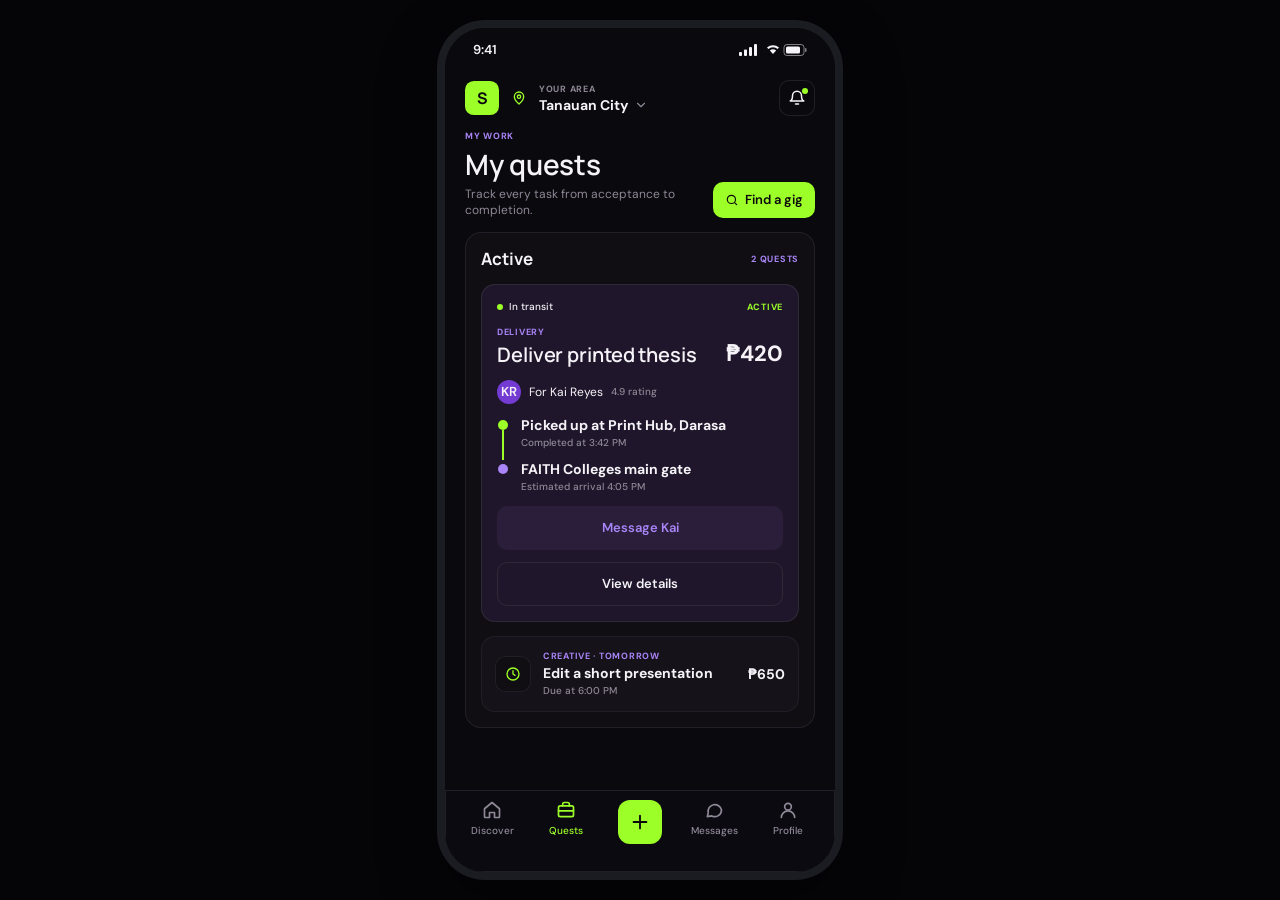
<file: demos/sidequest/06-my-quests.html>
<!doctype html>
<html lang="en">
<head>
<meta charset="utf-8">
<meta name="viewport" content="width=device-width, initial-scale=1">
<title>SideQuest · My quests</title>
<link rel="stylesheet" href="styles.css">
</head>
<body>
<div class="page app"><div class="phone" role="main" aria-label="06 · My quests"><div class="f col scroll" data-name="Content" style="gap:14px;align-items:flex-start;padding:8px 20px 110px 20px;position:absolute;left:0;top:44px;bottom:0;width:390px"><div class="f row" data-name="App header" style="gap:0px;align-items:center;justify-content:space-between;align-self:stretch"><div class="f row" data-name="Brand + area" style="gap:12px;align-items:center"><div class="f row" data-name="Logo" style="gap:0px;align-items:center;justify-content:center;background:var(--primary);border-radius:8.84px;width:34px;flex-shrink:0;height:34px;flex-shrink:0"><p class="t-brand c-on-primary nowrap">S</p></div><span class="svg" aria-hidden="true" style="width:16px;flex-shrink:0;height:16px;flex-shrink:0"><svg aria-hidden="true" xmlns="http://www.w3.org/2000/svg" width="16" height="16" viewBox="0 0 24 24" fill="none" stroke="#9CFF27" stroke-width="2" stroke-linecap="round" stroke-linejoin="round"><path d="M12 21s-7-6.2-7-11a7 7 0 1 1 14 0c0 4.8-7 11-7 11z"/><circle cx="12" cy="10" r="2.5"/></svg></span><div class="f col" data-name="Area" style="gap:1px;align-items:flex-start"><p class="t-overline c-text-muted nowrap">YOUR AREA</p><div class="f row" data-name="Area picker" style="gap:6px;align-items:center"><p class="t-title c-text nowrap">Tanauan City</p><span class="svg" aria-hidden="true" style="width:14px;flex-shrink:0;height:14px;flex-shrink:0"><svg aria-hidden="true" xmlns="http://www.w3.org/2000/svg" width="14" height="14" viewBox="0 0 24 24" fill="none" stroke="#8E8896" stroke-width="2" stroke-linecap="round" stroke-linejoin="round"><path d="m6 9 6 6 6-6"/></svg></span></div></div></div><div class="f row" data-name="Icon button / bell" style="gap:0px;align-items:center;justify-content:center;box-shadow:inset 0 0 0 1px var(--border);border-radius:10px;width:36px;flex-shrink:0;height:36px;flex-shrink:0"><span class="svg" aria-hidden="true" style="width:18px;flex-shrink:0;height:18px;flex-shrink:0"><svg aria-hidden="true" xmlns="http://www.w3.org/2000/svg" width="18" height="18" viewBox="0 0 24 24" fill="none" stroke="#F5F3F7" stroke-width="2" stroke-linecap="round" stroke-linejoin="round"><path d="M6 9a6 6 0 1 1 12 0c0 6 3 7 3 7H3s3-1 3-7M10 20h4"/></svg></span><div class="f" data-name="Dot" style="background:var(--primary);border-radius:3px;width:6px;flex-shrink:0;height:6px;flex-shrink:0;position:absolute;left:23px;top:8px"></div></div></div><div class="f row" data-name="Heading row" style="gap:12px;align-items:flex-end;align-self:stretch"><div class="f col" data-name="Heading" style="gap:6px;align-items:flex-start;flex:1 1 0;min-width:0"><p class="t-overline c-accent-text" style="align-self:stretch">MY WORK</p><p class="t-h1 c-text" style="align-self:stretch">My quests</p><p class="t-body-small c-text-muted" style="align-self:stretch">Track every task from acceptance to completion.</p></div><a href="04-discover-worker.html" class="link f row" data-name="Find a gig" style="gap:6px;align-items:center;padding:0px 12px;background:var(--primary);border-radius:10px;height:36px;flex-shrink:0"><span class="svg" aria-hidden="true" style="width:14px;flex-shrink:0;height:14px;flex-shrink:0"><svg aria-hidden="true" xmlns="http://www.w3.org/2000/svg" width="14" height="14" viewBox="0 0 24 24" fill="none" stroke="#0A090D" stroke-width="2" stroke-linecap="round" stroke-linejoin="round"><circle cx="11" cy="11" r="7"/><path d="m20 20-3.5-3.5"/></svg></span><p class="t-button c-on-primary nowrap">Find a gig</p></a></div><div class="f col" data-name="Active panel" style="gap:14px;align-items:flex-start;padding:16px;background:var(--panel);box-shadow:inset 0 0 0 1px var(--border);border-radius:16px;align-self:stretch"><div class="f row" data-name="Head" style="gap:0px;align-items:center;justify-content:space-between;align-self:stretch"><p class="t-h3 c-text nowrap">Active</p><p class="t-overline c-accent-text nowrap">2 QUESTS</p></div><div class="f col" data-name="Quest card" style="gap:12px;align-items:flex-start;padding:16px;background:var(--card-purple);box-shadow:inset 0 0 0 1px var(--border-strong);border-radius:14px;align-self:stretch"><div class="f row" data-name="Status" style="gap:0px;align-items:center;justify-content:space-between;align-self:stretch"><div class="f row" data-name="Status / In transit" style="gap:6px;align-items:center"><div class="f" data-name="Dot" style="background:var(--primary);border-radius:3px;width:6px;flex-shrink:0;height:6px;flex-shrink:0"></div><p class="t-caption c-text nowrap">In transit</p></div><p class="t-overline c-primary nowrap">ACTIVE</p></div><div class="f row" data-name="Title row" style="gap:12px;align-items:flex-end;align-self:stretch"><div class="f col" data-name="Title" style="gap:4px;align-items:flex-start;flex:1 1 0;min-width:0"><p class="t-overline c-accent-text" style="align-self:stretch">DELIVERY</p><p class="t-h2 c-text" style="align-self:stretch">Deliver printed thesis</p></div><p class="t-metric c-text nowrap">₱420</p></div><div class="f row" data-name="For" style="gap:8px;align-items:center;align-self:stretch"><div class="f row" data-name="Avatar / KR" style="gap:0px;align-items:center;justify-content:center;background:var(--accent);border-radius:12px;width:24px;flex-shrink:0;height:24px;flex-shrink:0"><p class="t-button c-text nowrap">KR</p></div><p class="t-body-small c-text nowrap">For Kai Reyes</p><p class="t-caption c-text-muted nowrap">4.9 rating</p></div><div class="f col" data-name="Timeline" style="gap:0px;align-items:flex-start;align-self:stretch"><div class="f row" data-name="Step / Picked up at Print Hub, Darasa" style="gap:12px;align-items:flex-start;align-self:stretch"><div class="f col" data-name="Rail" style="gap:0px;align-items:center;padding:4px 0px 0px 0px;width:12px;flex-shrink:0"><div class="f" data-name="Dot" style="background:var(--primary);border-radius:5px;width:10px;flex-shrink:0;height:10px;flex-shrink:0"></div><div class="f" data-name="Line" style="background:var(--primary);width:2px;flex-shrink:0;height:30px;flex-shrink:0"></div></div><div class="f col" data-name="Text" style="gap:2px;align-items:flex-start;flex:1 1 0;min-width:0"><p class="t-title c-text" style="align-self:stretch">Picked up at Print Hub, Darasa</p><p class="t-caption c-text-muted" style="align-self:stretch">Completed at 3:42 PM</p></div></div><div class="f row" data-name="Step / FAITH Colleges main gate" style="gap:12px;align-items:flex-start;align-self:stretch"><div class="f col" data-name="Rail" style="gap:0px;align-items:center;padding:4px 0px 0px 0px;width:12px;flex-shrink:0"><div class="f" data-name="Dot" style="background:var(--accent-text);border-radius:5px;width:10px;flex-shrink:0;height:10px;flex-shrink:0"></div></div><div class="f col" data-name="Text" style="gap:2px;align-items:flex-start;flex:1 1 0;min-width:0"><p class="t-title c-text" style="align-self:stretch">FAITH Colleges main gate</p><p class="t-caption c-text-muted" style="align-self:stretch">Estimated arrival 4:05 PM</p></div></div></div><a href="16-conversation.html" class="btn btn-purple" style="align-self:stretch">Message Kai</a><a href="05-gig-details.html" class="btn btn-outline" style="align-self:stretch">View details</a></div><div class="f col" data-name="Upcoming quest" style="gap:12px;align-items:flex-start;padding:14px;background:var(--card);box-shadow:inset 0 0 0 1px var(--border);border-radius:14px;align-self:stretch"><div class="f row" data-name="Row" style="gap:12px;align-items:center;align-self:stretch"><div class="f row" data-name="Icon" style="gap:0px;align-items:center;justify-content:center;background:var(--panel);box-shadow:inset 0 0 0 1px var(--border);border-radius:10px;width:36px;flex-shrink:0;height:36px;flex-shrink:0"><span class="svg" aria-hidden="true" style="width:16px;flex-shrink:0;height:16px;flex-shrink:0"><svg aria-hidden="true" xmlns="http://www.w3.org/2000/svg" width="16" height="16" viewBox="0 0 24 24" fill="none" stroke="#9CFF27" stroke-width="2" stroke-linecap="round" stroke-linejoin="round"><circle cx="12" cy="12" r="9"/><path d="M12 7v5l3 2"/></svg></span></div><div class="f col" data-name="Text" style="gap:2px;align-items:flex-start;flex:1 1 0;min-width:0"><p class="t-overline c-accent-text" style="align-self:stretch">CREATIVE · TOMORROW</p><p class="t-title c-text" style="align-self:stretch">Edit a short presentation</p><p class="t-caption c-text-muted" style="align-self:stretch">Due at 6:00 PM</p></div><p class="t-title c-text nowrap">₱650</p></div></div></div></div><div class="f row" data-name="Status bar" style="gap:0px;align-items:center;justify-content:space-between;padding:0px 28px;background:var(--bg);width:390px;flex-shrink:0;height:44px;flex-shrink:0;position:absolute;left:0px;top:0px"><p class="t-button c-text nowrap">9:41</p><span class="svg" aria-hidden="true" style="width:68px;flex-shrink:0;height:12px;flex-shrink:0"><svg aria-hidden="true" xmlns="http://www.w3.org/2000/svg" width="68" height="12" viewBox="0 0 68 12" fill="#F5F3F7"><rect x="0" y="8" width="3" height="4" rx="1"/><rect x="5" y="5.5" width="3" height="6.5" rx="1"/><rect x="10" y="3" width="3" height="9" rx="1"/><rect x="15" y="0" width="3" height="12" rx="1"/><path d="M28 3.5a9 9 0 0 1 12 0l-1.4 1.5a7 7 0 0 0-9.2 0zM30.8 6.6a5 5 0 0 1 6.4 0L34 10z"/><rect x="45" y="0.5" width="20" height="11" rx="3" fill="none" stroke="#F5F3F7" stroke-opacity="0.5"/><rect x="47" y="2.5" width="14" height="7" rx="1.5"/><rect x="66" y="4" width="1.5" height="4" rx="0.7" fill-opacity="0.5"/></svg></span></div><div class="f row" data-name="Bottom nav" style="gap:0px;align-items:flex-start;padding:10px 10px 22px 10px;background:var(--header);box-shadow:inset 0 0 0 1px var(--border);width:390px;flex-shrink:0;height:82px;flex-shrink:0;position:absolute;left:0px;top:762px"><a href="04-discover-worker.html" class="link f col" data-name="Tab / Discover" style="gap:4px;align-items:center;flex:1 1 0;min-width:0"><span class="svg" aria-hidden="true" style="width:20px;flex-shrink:0;height:20px;flex-shrink:0"><svg aria-hidden="true" xmlns="http://www.w3.org/2000/svg" width="20" height="20" viewBox="0 0 24 24" fill="none" stroke="#8E8896" stroke-width="2" stroke-linecap="round" stroke-linejoin="round"><path d="M3 10.5 12 3l9 7.5V20a1 1 0 0 1-1 1h-5v-6H9v6H4a1 1 0 0 1-1-1z"/></svg></span><p class="t-caption c-text-muted nowrap">Discover</p></a><div class="f col" data-name="Tab / Quests" style="gap:4px;align-items:center;flex:1 1 0;min-width:0"><span class="svg" aria-hidden="true" style="width:20px;flex-shrink:0;height:20px;flex-shrink:0"><svg aria-hidden="true" xmlns="http://www.w3.org/2000/svg" width="20" height="20" viewBox="0 0 24 24" fill="none" stroke="#9CFF27" stroke-width="2" stroke-linecap="round" stroke-linejoin="round"><rect x="3" y="7" width="18" height="13" rx="2"/><path d="M8 7V5a2 2 0 0 1 2-2h4a2 2 0 0 1 2 2v2M3 13h18"/></svg></span><p class="t-caption c-primary nowrap">Quests</p></div><a href="09-post-a-task.html" class="link f col" data-name="Tab / Post" style="gap:0px;align-items:center;flex:1 1 0;min-width:0"><div class="f row" data-name="Post button" style="gap:0px;align-items:center;justify-content:center;background:var(--primary);border-radius:12px;width:44px;flex-shrink:0;height:44px;flex-shrink:0"><span class="svg" aria-hidden="true" style="width:22px;flex-shrink:0;height:22px;flex-shrink:0"><svg aria-hidden="true" xmlns="http://www.w3.org/2000/svg" width="22" height="22" viewBox="0 0 24 24" fill="none" stroke="#0A090D" stroke-width="2" stroke-linecap="round" stroke-linejoin="round"><path d="M12 5v14M5 12h14"/></svg></span></div></a><a href="15-messages.html" class="link f col" data-name="Tab / Messages" style="gap:4px;align-items:center;flex:1 1 0;min-width:0"><span class="svg" aria-hidden="true" style="width:20px;flex-shrink:0;height:20px;flex-shrink:0"><svg aria-hidden="true" xmlns="http://www.w3.org/2000/svg" width="20" height="20" viewBox="0 0 24 24" fill="none" stroke="#8E8896" stroke-width="2" stroke-linecap="round" stroke-linejoin="round"><path d="M21 12a8 8 0 0 1-11.6 7.1L4 20l1-4.6A8 8 0 1 1 21 12z"/></svg></span><p class="t-caption c-text-muted nowrap">Messages</p></a><a href="17-profile.html" class="link f col" data-name="Tab / Profile" style="gap:4px;align-items:center;flex:1 1 0;min-width:0"><span class="svg" aria-hidden="true" style="width:20px;flex-shrink:0;height:20px;flex-shrink:0"><svg aria-hidden="true" xmlns="http://www.w3.org/2000/svg" width="20" height="20" viewBox="0 0 24 24" fill="none" stroke="#8E8896" stroke-width="2" stroke-linecap="round" stroke-linejoin="round"><circle cx="12" cy="8" r="4"/><path d="M4 21a8 8 0 0 1 16 0"/></svg></span><p class="t-caption c-text-muted nowrap">Profile</p></a></div></div></div>
<script src="app.js"></script>
</body>
</html>
</file>
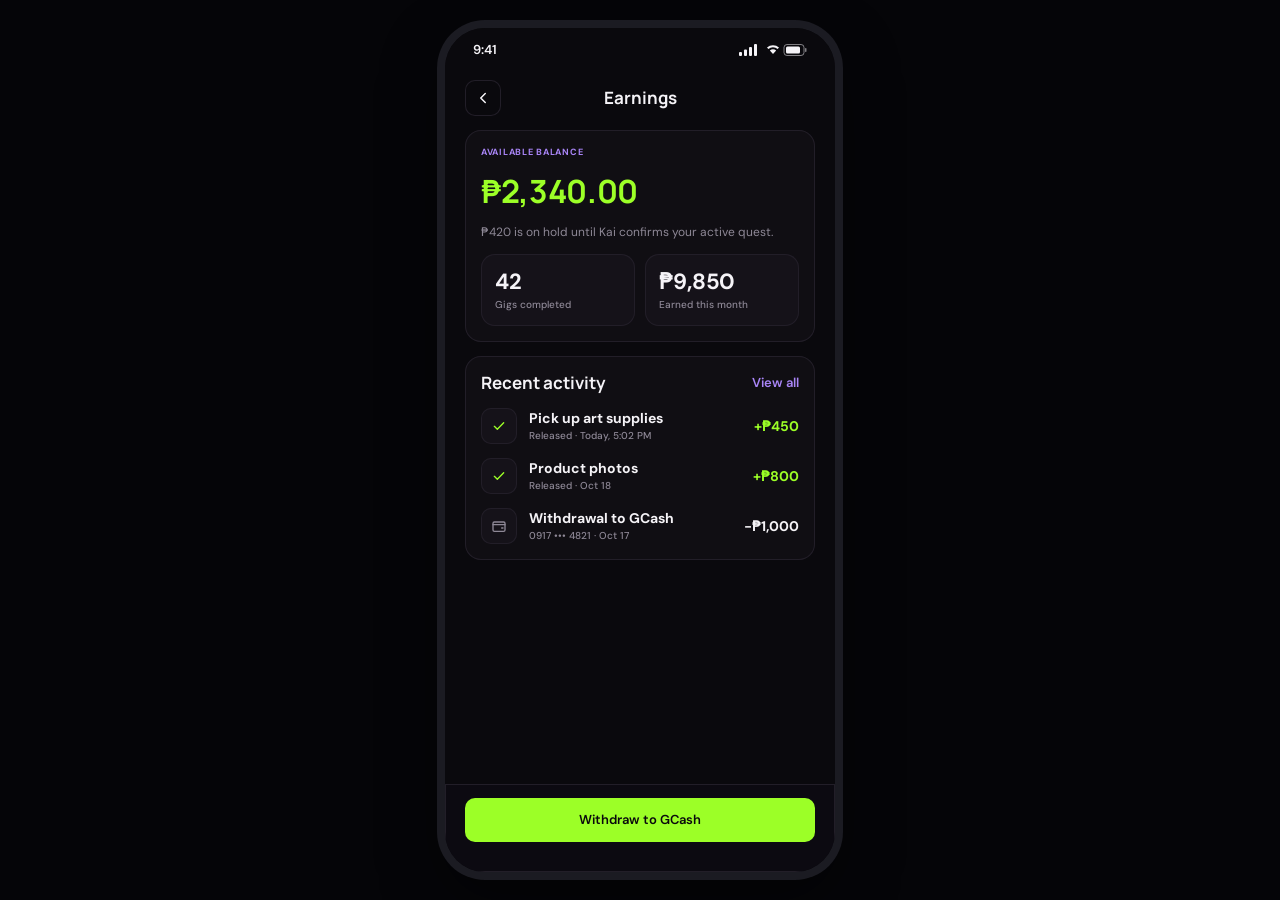
<file: demos/sidequest/07-earnings.html>
<!doctype html>
<html lang="en">
<head>
<meta charset="utf-8">
<meta name="viewport" content="width=device-width, initial-scale=1">
<title>SideQuest · Earnings</title>
<link rel="stylesheet" href="styles.css">
</head>
<body>
<div class="page app"><div class="phone" role="main" aria-label="07 · Earnings"><div class="f col scroll" data-name="Content" style="gap:14px;align-items:flex-start;padding:8px 20px 110px 20px;position:absolute;left:0;top:44px;bottom:0;width:390px"><div class="f row" data-name="Top bar" style="gap:0px;align-items:center;justify-content:space-between;align-self:stretch"><a href="javascript:history.back()" class="link f row" data-name="Icon button / chevronLeft" style="gap:0px;align-items:center;justify-content:center;box-shadow:inset 0 0 0 1px var(--border);border-radius:10px;width:36px;flex-shrink:0;height:36px;flex-shrink:0"><span class="svg" aria-hidden="true" style="width:18px;flex-shrink:0;height:18px;flex-shrink:0"><svg aria-hidden="true" xmlns="http://www.w3.org/2000/svg" width="18" height="18" viewBox="0 0 24 24" fill="none" stroke="#F5F3F7" stroke-width="2" stroke-linecap="round" stroke-linejoin="round"><path d="m15 6-6 6 6 6"/></svg></span></a><p class="t-h3 c-text nowrap">Earnings</p><div class="f" data-name="Spacer" style="width:36px;flex-shrink:0;height:36px;flex-shrink:0"></div></div><div class="f col" data-name="Balance" style="gap:14px;align-items:flex-start;padding:16px;background:var(--panel);box-shadow:inset 0 0 0 1px var(--border);border-radius:16px;align-self:stretch"><p class="t-overline c-accent-text" style="align-self:stretch">AVAILABLE BALANCE</p><p class="t-display c-primary" style="align-self:stretch">₱2,340.00</p><p class="t-body-small c-text-muted" style="align-self:stretch">₱420 is on hold until Kai confirms your active quest.</p><div class="f row" data-name="Stats" style="gap:10px;align-items:center;align-self:stretch"><div class="f col" data-name="Stat" style="gap:2px;align-items:flex-start;padding:14px;background:var(--card);box-shadow:inset 0 0 0 1px var(--border);border-radius:14px;flex:1 1 0;min-width:0"><p class="t-metric c-text" style="align-self:stretch">42</p><p class="t-caption c-text-muted" style="align-self:stretch">Gigs completed</p></div><div class="f col" data-name="Stat" style="gap:2px;align-items:flex-start;padding:14px;background:var(--card);box-shadow:inset 0 0 0 1px var(--border);border-radius:14px;flex:1 1 0;min-width:0"><p class="t-metric c-text" style="align-self:stretch">₱9,850</p><p class="t-caption c-text-muted" style="align-self:stretch">Earned this month</p></div></div></div><div class="f col" data-name="History" style="gap:14px;align-items:flex-start;padding:16px;background:var(--panel);box-shadow:inset 0 0 0 1px var(--border);border-radius:16px;align-self:stretch"><div class="f row" data-name="Head" style="gap:0px;align-items:center;justify-content:space-between;align-self:stretch"><p class="t-h3 c-text nowrap">Recent activity</p><p class="t-button c-accent-text nowrap">View all</p></div><div class="f row" data-name="Transaction" style="gap:12px;align-items:center;align-self:stretch"><div class="f row" data-name="Icon" style="gap:0px;align-items:center;justify-content:center;background:var(--card);box-shadow:inset 0 0 0 1px var(--border);border-radius:10px;width:36px;flex-shrink:0;height:36px;flex-shrink:0"><span class="svg" aria-hidden="true" style="width:16px;flex-shrink:0;height:16px;flex-shrink:0"><svg aria-hidden="true" xmlns="http://www.w3.org/2000/svg" width="16" height="16" viewBox="0 0 24 24" fill="none" stroke="#9CFF27" stroke-width="2" stroke-linecap="round" stroke-linejoin="round"><path d="m5 12.5 4.5 4.5L19 7"/></svg></span></div><div class="f col" data-name="Text" style="gap:2px;align-items:flex-start;flex:1 1 0;min-width:0"><p class="t-title c-text" style="align-self:stretch">Pick up art supplies</p><p class="t-caption c-text-muted" style="align-self:stretch">Released · Today, 5:02 PM</p></div><p class="t-title c-primary nowrap">+₱450</p></div><div class="f row" data-name="Transaction" style="gap:12px;align-items:center;align-self:stretch"><div class="f row" data-name="Icon" style="gap:0px;align-items:center;justify-content:center;background:var(--card);box-shadow:inset 0 0 0 1px var(--border);border-radius:10px;width:36px;flex-shrink:0;height:36px;flex-shrink:0"><span class="svg" aria-hidden="true" style="width:16px;flex-shrink:0;height:16px;flex-shrink:0"><svg aria-hidden="true" xmlns="http://www.w3.org/2000/svg" width="16" height="16" viewBox="0 0 24 24" fill="none" stroke="#9CFF27" stroke-width="2" stroke-linecap="round" stroke-linejoin="round"><path d="m5 12.5 4.5 4.5L19 7"/></svg></span></div><div class="f col" data-name="Text" style="gap:2px;align-items:flex-start;flex:1 1 0;min-width:0"><p class="t-title c-text" style="align-self:stretch">Product photos</p><p class="t-caption c-text-muted" style="align-self:stretch">Released · Oct 18</p></div><p class="t-title c-primary nowrap">+₱800</p></div><div class="f row" data-name="Transaction" style="gap:12px;align-items:center;align-self:stretch"><div class="f row" data-name="Icon" style="gap:0px;align-items:center;justify-content:center;background:var(--card);box-shadow:inset 0 0 0 1px var(--border);border-radius:10px;width:36px;flex-shrink:0;height:36px;flex-shrink:0"><span class="svg" aria-hidden="true" style="width:16px;flex-shrink:0;height:16px;flex-shrink:0"><svg aria-hidden="true" xmlns="http://www.w3.org/2000/svg" width="16" height="16" viewBox="0 0 24 24" fill="none" stroke="#8E8896" stroke-width="2" stroke-linecap="round" stroke-linejoin="round"><rect x="3" y="6" width="18" height="14" rx="2"/><path d="M3 10h18M16 15h2"/></svg></span></div><div class="f col" data-name="Text" style="gap:2px;align-items:flex-start;flex:1 1 0;min-width:0"><p class="t-title c-text" style="align-self:stretch">Withdrawal to GCash</p><p class="t-caption c-text-muted" style="align-self:stretch">0917 ••• 4821 · Oct 17</p></div><p class="t-title c-text nowrap">−₱1,000</p></div></div></div><div class="f row" data-name="Status bar" style="gap:0px;align-items:center;justify-content:space-between;padding:0px 28px;background:var(--bg);width:390px;flex-shrink:0;height:44px;flex-shrink:0;position:absolute;left:0px;top:0px"><p class="t-button c-text nowrap">9:41</p><span class="svg" aria-hidden="true" style="width:68px;flex-shrink:0;height:12px;flex-shrink:0"><svg aria-hidden="true" xmlns="http://www.w3.org/2000/svg" width="68" height="12" viewBox="0 0 68 12" fill="#F5F3F7"><rect x="0" y="8" width="3" height="4" rx="1"/><rect x="5" y="5.5" width="3" height="6.5" rx="1"/><rect x="10" y="3" width="3" height="9" rx="1"/><rect x="15" y="0" width="3" height="12" rx="1"/><path d="M28 3.5a9 9 0 0 1 12 0l-1.4 1.5a7 7 0 0 0-9.2 0zM30.8 6.6a5 5 0 0 1 6.4 0L34 10z"/><rect x="45" y="0.5" width="20" height="11" rx="3" fill="none" stroke="#F5F3F7" stroke-opacity="0.5"/><rect x="47" y="2.5" width="14" height="7" rx="1.5"/><rect x="66" y="4" width="1.5" height="4" rx="0.7" fill-opacity="0.5"/></svg></span></div><div class="f col" data-name="Bottom action" style="gap:10px;align-items:flex-start;padding:14px 20px 30px 20px;background:var(--header);box-shadow:inset 0 0 0 1px var(--border);width:390px;flex-shrink:0;position:absolute;left:0px;bottom:0"><button type="button" class="btn btn-primary" style="align-self:stretch">Withdraw to GCash</button></div></div></div>
<script src="app.js"></script>
</body>
</html>
</file>
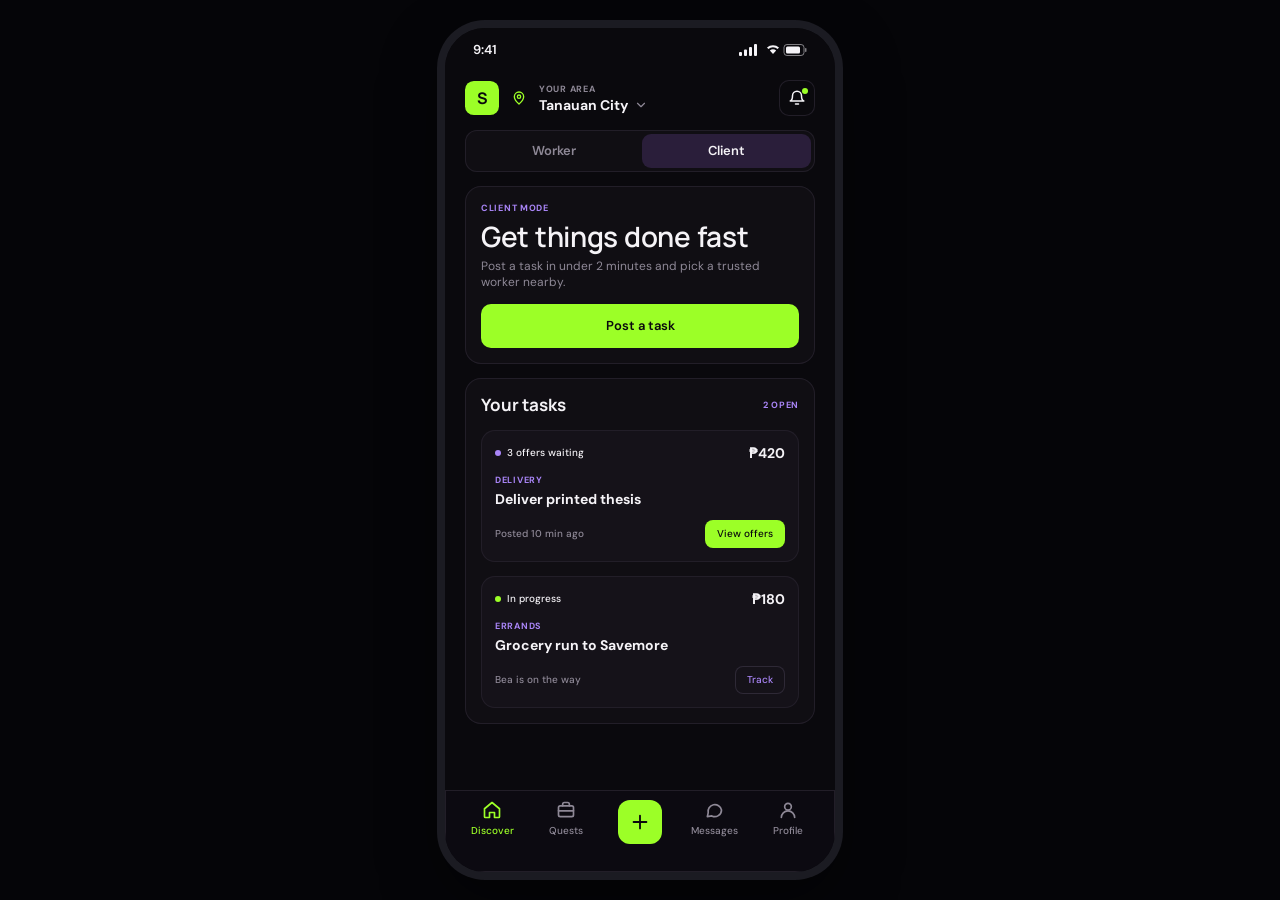
<file: demos/sidequest/08-home-client.html>
<!doctype html>
<html lang="en">
<head>
<meta charset="utf-8">
<meta name="viewport" content="width=device-width, initial-scale=1">
<title>SideQuest · Home (Client)</title>
<link rel="stylesheet" href="styles.css">
</head>
<body>
<div class="page app"><div class="phone" role="main" aria-label="08 · Home (Client)"><div class="f col scroll" data-name="Content" style="gap:14px;align-items:flex-start;padding:8px 20px 110px 20px;position:absolute;left:0;top:44px;bottom:0;width:390px"><div class="f row" data-name="App header" style="gap:0px;align-items:center;justify-content:space-between;align-self:stretch"><div class="f row" data-name="Brand + area" style="gap:12px;align-items:center"><div class="f row" data-name="Logo" style="gap:0px;align-items:center;justify-content:center;background:var(--primary);border-radius:8.84px;width:34px;flex-shrink:0;height:34px;flex-shrink:0"><p class="t-brand c-on-primary nowrap">S</p></div><span class="svg" aria-hidden="true" style="width:16px;flex-shrink:0;height:16px;flex-shrink:0"><svg aria-hidden="true" xmlns="http://www.w3.org/2000/svg" width="16" height="16" viewBox="0 0 24 24" fill="none" stroke="#9CFF27" stroke-width="2" stroke-linecap="round" stroke-linejoin="round"><path d="M12 21s-7-6.2-7-11a7 7 0 1 1 14 0c0 4.8-7 11-7 11z"/><circle cx="12" cy="10" r="2.5"/></svg></span><div class="f col" data-name="Area" style="gap:1px;align-items:flex-start"><p class="t-overline c-text-muted nowrap">YOUR AREA</p><div class="f row" data-name="Area picker" style="gap:6px;align-items:center"><p class="t-title c-text nowrap">Tanauan City</p><span class="svg" aria-hidden="true" style="width:14px;flex-shrink:0;height:14px;flex-shrink:0"><svg aria-hidden="true" xmlns="http://www.w3.org/2000/svg" width="14" height="14" viewBox="0 0 24 24" fill="none" stroke="#8E8896" stroke-width="2" stroke-linecap="round" stroke-linejoin="round"><path d="m6 9 6 6 6-6"/></svg></span></div></div></div><div class="f row" data-name="Icon button / bell" style="gap:0px;align-items:center;justify-content:center;box-shadow:inset 0 0 0 1px var(--border);border-radius:10px;width:36px;flex-shrink:0;height:36px;flex-shrink:0"><span class="svg" aria-hidden="true" style="width:18px;flex-shrink:0;height:18px;flex-shrink:0"><svg aria-hidden="true" xmlns="http://www.w3.org/2000/svg" width="18" height="18" viewBox="0 0 24 24" fill="none" stroke="#F5F3F7" stroke-width="2" stroke-linecap="round" stroke-linejoin="round"><path d="M6 9a6 6 0 1 1 12 0c0 6 3 7 3 7H3s3-1 3-7M10 20h4"/></svg></span><div class="f" data-name="Dot" style="background:var(--primary);border-radius:3px;width:6px;flex-shrink:0;height:6px;flex-shrink:0;position:absolute;left:23px;top:8px"></div></div></div><div class="f row" data-name="Role switcher" style="gap:4px;align-items:center;padding:4px;background:var(--panel);box-shadow:inset 0 0 0 1px var(--border);border-radius:12px;align-self:stretch"><a href="04-discover-worker.html" class="link f row" data-name="Worker" style="gap:0px;align-items:center;justify-content:center;border-radius:9px;flex:1 1 0;min-width:0;height:34px;flex-shrink:0"><p class="t-button c-text-muted nowrap">Worker</p></a><div class="f row" data-name="Client" style="gap:0px;align-items:center;justify-content:center;background:var(--accent-soft);border-radius:9px;flex:1 1 0;min-width:0;height:34px;flex-shrink:0"><p class="t-button c-text nowrap">Client</p></div></div><div class="f col" data-name="Client panel" style="gap:14px;align-items:flex-start;padding:16px;background:var(--panel);box-shadow:inset 0 0 0 1px var(--border);border-radius:16px;align-self:stretch"><div class="f col" data-name="Heading" style="gap:6px;align-items:flex-start;align-self:stretch"><p class="t-overline c-accent-text" style="align-self:stretch">CLIENT MODE</p><p class="t-h1 c-text" style="align-self:stretch">Get things done fast</p><p class="t-body-small c-text-muted" style="align-self:stretch">Post a task in under 2 minutes and pick a trusted worker nearby.</p></div><a href="09-post-a-task.html" class="btn btn-primary" style="align-self:stretch">Post a task</a></div><div class="f col" data-name="Your tasks" style="gap:14px;align-items:flex-start;padding:16px;background:var(--panel);box-shadow:inset 0 0 0 1px var(--border);border-radius:16px;align-self:stretch"><div class="f row" data-name="Head" style="gap:0px;align-items:center;justify-content:space-between;align-self:stretch"><p class="t-h3 c-text nowrap">Your tasks</p><p class="t-overline c-accent-text nowrap">2 OPEN</p></div><a href="10-worker-offers.html" class="link f col" data-name="Task / Deliver printed thesis" style="gap:12px;align-items:flex-start;padding:14px;background:var(--card);box-shadow:inset 0 0 0 1px var(--border);border-radius:14px;align-self:stretch"><div class="f row" data-name="Status" style="gap:0px;align-items:center;justify-content:space-between;align-self:stretch"><div class="f row" data-name="Status / 3 offers waiting" style="gap:6px;align-items:center"><div class="f" data-name="Dot" style="background:var(--accent-text);border-radius:3px;width:6px;flex-shrink:0;height:6px;flex-shrink:0"></div><p class="t-caption c-text nowrap">3 offers waiting</p></div><p class="t-title c-text nowrap">₱420</p></div><div class="f col" data-name="Title" style="gap:4px;align-items:flex-start;align-self:stretch"><p class="t-overline c-accent-text" style="align-self:stretch">DELIVERY</p><p class="t-title c-text" style="align-self:stretch">Deliver printed thesis</p></div><div class="f row" data-name="Footer" style="gap:0px;align-items:center;justify-content:space-between;align-self:stretch"><p class="t-caption c-text-muted nowrap">Posted 10 min ago</p><div class="f row" data-name="Button / small / View offers" style="gap:0px;align-items:center;justify-content:center;padding:0px 12px;background:var(--primary);border-radius:8px;height:28px;flex-shrink:0"><p class="t-caption c-on-primary nowrap">View offers</p></div></div></a><a href="13-track-task.html" class="link f col" data-name="Task / Grocery run to Savemore" style="gap:12px;align-items:flex-start;padding:14px;background:var(--card);box-shadow:inset 0 0 0 1px var(--border);border-radius:14px;align-self:stretch"><div class="f row" data-name="Status" style="gap:0px;align-items:center;justify-content:space-between;align-self:stretch"><div class="f row" data-name="Status / In progress" style="gap:6px;align-items:center"><div class="f" data-name="Dot" style="background:var(--primary);border-radius:3px;width:6px;flex-shrink:0;height:6px;flex-shrink:0"></div><p class="t-caption c-text nowrap">In progress</p></div><p class="t-title c-text nowrap">₱180</p></div><div class="f col" data-name="Title" style="gap:4px;align-items:flex-start;align-self:stretch"><p class="t-overline c-accent-text" style="align-self:stretch">ERRANDS</p><p class="t-title c-text" style="align-self:stretch">Grocery run to Savemore</p></div><div class="f row" data-name="Footer" style="gap:0px;align-items:center;justify-content:space-between;align-self:stretch"><p class="t-caption c-text-muted nowrap">Bea is on the way</p><div class="f row" data-name="Button / small / Track" style="gap:0px;align-items:center;justify-content:center;padding:0px 12px;box-shadow:inset 0 0 0 1px var(--border-strong);border-radius:8px;height:28px;flex-shrink:0"><p class="t-caption c-accent-text nowrap">Track</p></div></div></a></div></div><div class="f row" data-name="Status bar" style="gap:0px;align-items:center;justify-content:space-between;padding:0px 28px;background:var(--bg);width:390px;flex-shrink:0;height:44px;flex-shrink:0;position:absolute;left:0px;top:0px"><p class="t-button c-text nowrap">9:41</p><span class="svg" aria-hidden="true" style="width:68px;flex-shrink:0;height:12px;flex-shrink:0"><svg aria-hidden="true" xmlns="http://www.w3.org/2000/svg" width="68" height="12" viewBox="0 0 68 12" fill="#F5F3F7"><rect x="0" y="8" width="3" height="4" rx="1"/><rect x="5" y="5.5" width="3" height="6.5" rx="1"/><rect x="10" y="3" width="3" height="9" rx="1"/><rect x="15" y="0" width="3" height="12" rx="1"/><path d="M28 3.5a9 9 0 0 1 12 0l-1.4 1.5a7 7 0 0 0-9.2 0zM30.8 6.6a5 5 0 0 1 6.4 0L34 10z"/><rect x="45" y="0.5" width="20" height="11" rx="3" fill="none" stroke="#F5F3F7" stroke-opacity="0.5"/><rect x="47" y="2.5" width="14" height="7" rx="1.5"/><rect x="66" y="4" width="1.5" height="4" rx="0.7" fill-opacity="0.5"/></svg></span></div><div class="f row" data-name="Bottom nav" style="gap:0px;align-items:flex-start;padding:10px 10px 22px 10px;background:var(--header);box-shadow:inset 0 0 0 1px var(--border);width:390px;flex-shrink:0;height:82px;flex-shrink:0;position:absolute;left:0px;top:762px"><div class="f col" data-name="Tab / Discover" style="gap:4px;align-items:center;flex:1 1 0;min-width:0"><span class="svg" aria-hidden="true" style="width:20px;flex-shrink:0;height:20px;flex-shrink:0"><svg aria-hidden="true" xmlns="http://www.w3.org/2000/svg" width="20" height="20" viewBox="0 0 24 24" fill="none" stroke="#9CFF27" stroke-width="2" stroke-linecap="round" stroke-linejoin="round"><path d="M3 10.5 12 3l9 7.5V20a1 1 0 0 1-1 1h-5v-6H9v6H4a1 1 0 0 1-1-1z"/></svg></span><p class="t-caption c-primary nowrap">Discover</p></div><a href="06-my-quests.html" class="link f col" data-name="Tab / Quests" style="gap:4px;align-items:center;flex:1 1 0;min-width:0"><span class="svg" aria-hidden="true" style="width:20px;flex-shrink:0;height:20px;flex-shrink:0"><svg aria-hidden="true" xmlns="http://www.w3.org/2000/svg" width="20" height="20" viewBox="0 0 24 24" fill="none" stroke="#8E8896" stroke-width="2" stroke-linecap="round" stroke-linejoin="round"><rect x="3" y="7" width="18" height="13" rx="2"/><path d="M8 7V5a2 2 0 0 1 2-2h4a2 2 0 0 1 2 2v2M3 13h18"/></svg></span><p class="t-caption c-text-muted nowrap">Quests</p></a><a href="09-post-a-task.html" class="link f col" data-name="Tab / Post" style="gap:0px;align-items:center;flex:1 1 0;min-width:0"><div class="f row" data-name="Post button" style="gap:0px;align-items:center;justify-content:center;background:var(--primary);border-radius:12px;width:44px;flex-shrink:0;height:44px;flex-shrink:0"><span class="svg" aria-hidden="true" style="width:22px;flex-shrink:0;height:22px;flex-shrink:0"><svg aria-hidden="true" xmlns="http://www.w3.org/2000/svg" width="22" height="22" viewBox="0 0 24 24" fill="none" stroke="#0A090D" stroke-width="2" stroke-linecap="round" stroke-linejoin="round"><path d="M12 5v14M5 12h14"/></svg></span></div></a><a href="15-messages.html" class="link f col" data-name="Tab / Messages" style="gap:4px;align-items:center;flex:1 1 0;min-width:0"><span class="svg" aria-hidden="true" style="width:20px;flex-shrink:0;height:20px;flex-shrink:0"><svg aria-hidden="true" xmlns="http://www.w3.org/2000/svg" width="20" height="20" viewBox="0 0 24 24" fill="none" stroke="#8E8896" stroke-width="2" stroke-linecap="round" stroke-linejoin="round"><path d="M21 12a8 8 0 0 1-11.6 7.1L4 20l1-4.6A8 8 0 1 1 21 12z"/></svg></span><p class="t-caption c-text-muted nowrap">Messages</p></a><a href="17-profile.html" class="link f col" data-name="Tab / Profile" style="gap:4px;align-items:center;flex:1 1 0;min-width:0"><span class="svg" aria-hidden="true" style="width:20px;flex-shrink:0;height:20px;flex-shrink:0"><svg aria-hidden="true" xmlns="http://www.w3.org/2000/svg" width="20" height="20" viewBox="0 0 24 24" fill="none" stroke="#8E8896" stroke-width="2" stroke-linecap="round" stroke-linejoin="round"><circle cx="12" cy="8" r="4"/><path d="M4 21a8 8 0 0 1 16 0"/></svg></span><p class="t-caption c-text-muted nowrap">Profile</p></a></div></div></div>
<script src="app.js"></script>
</body>
</html>
</file>
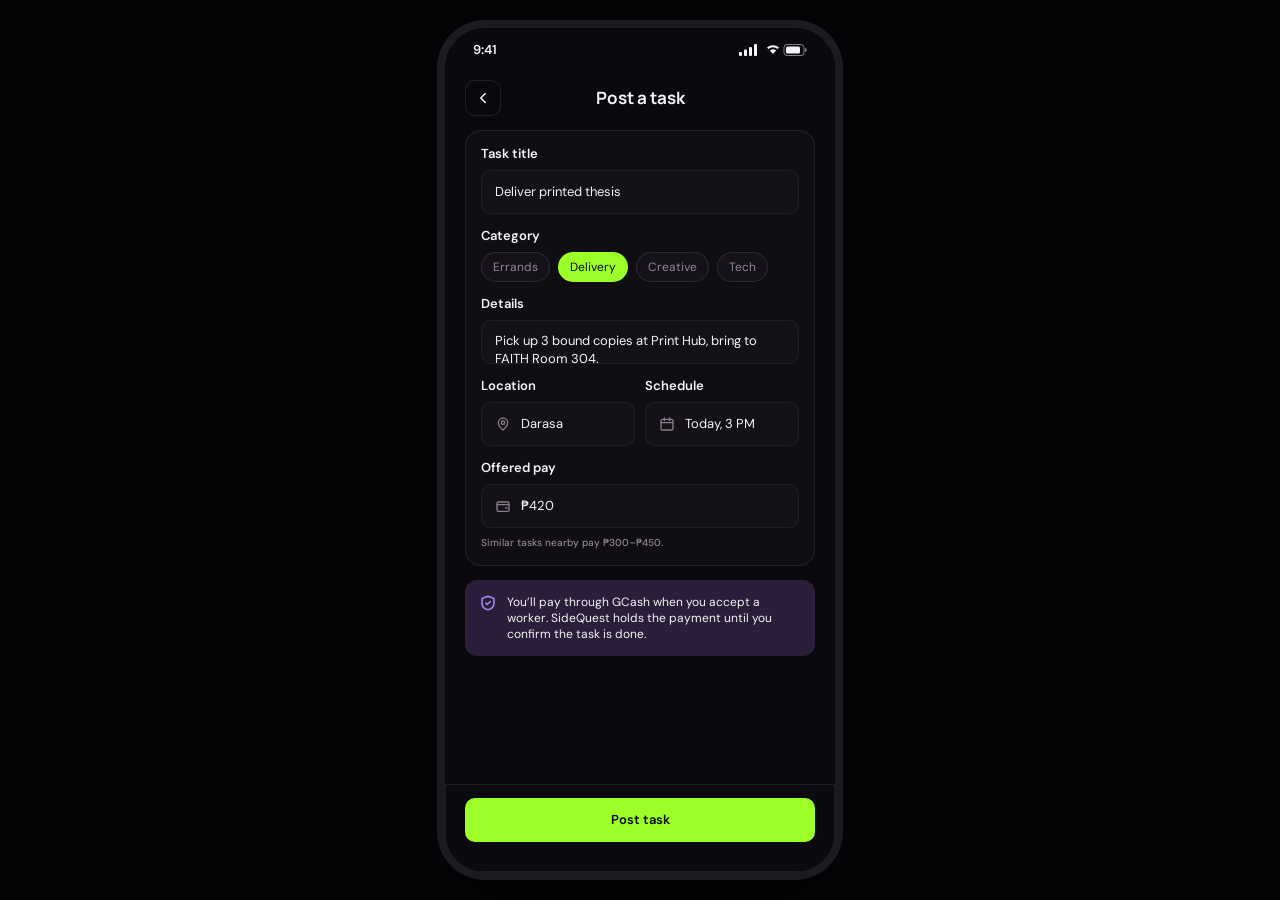
<file: demos/sidequest/09-post-a-task.html>
<!doctype html>
<html lang="en">
<head>
<meta charset="utf-8">
<meta name="viewport" content="width=device-width, initial-scale=1">
<title>SideQuest · Post a task</title>
<link rel="stylesheet" href="styles.css">
</head>
<body>
<div class="page app"><div class="phone" role="main" aria-label="09 · Post a task"><div class="f col scroll" data-name="Content" style="gap:14px;align-items:flex-start;padding:8px 20px 110px 20px;position:absolute;left:0;top:44px;bottom:0;width:390px"><div class="f row" data-name="Top bar" style="gap:0px;align-items:center;justify-content:space-between;align-self:stretch"><a href="javascript:history.back()" class="link f row" data-name="Icon button / chevronLeft" style="gap:0px;align-items:center;justify-content:center;box-shadow:inset 0 0 0 1px var(--border);border-radius:10px;width:36px;flex-shrink:0;height:36px;flex-shrink:0"><span class="svg" aria-hidden="true" style="width:18px;flex-shrink:0;height:18px;flex-shrink:0"><svg aria-hidden="true" xmlns="http://www.w3.org/2000/svg" width="18" height="18" viewBox="0 0 24 24" fill="none" stroke="#F5F3F7" stroke-width="2" stroke-linecap="round" stroke-linejoin="round"><path d="m15 6-6 6 6 6"/></svg></span></a><p class="t-h3 c-text nowrap">Post a task</p><div class="f" data-name="Spacer" style="width:36px;flex-shrink:0;height:36px;flex-shrink:0"></div></div><div class="f col" data-name="Form" style="gap:14px;align-items:flex-start;padding:16px;background:var(--panel);box-shadow:inset 0 0 0 1px var(--border);border-radius:16px;align-self:stretch"><div class="f col" data-name="Input / Task title" style="gap:8px;align-items:flex-start;align-self:stretch"><p class="t-button c-text" style="align-self:stretch">Task title</p><div class="f row field" data-name="Field" style="gap:10px;align-items:center;padding:0px 14px;background:var(--input);box-shadow:inset 0 0 0 1px var(--border);border-radius:10px;align-self:stretch;height:44px;flex-shrink:0"><input class="input t-body" type="text" aria-label="Task title" value="Deliver printed thesis" name="task_title"></div></div><div class="f col" data-name="Category" style="gap:8px;align-items:flex-start;align-self:stretch"><p class="t-button c-text" style="align-self:stretch">Category</p><div class="f row" data-name="Chips" style="gap:8px;align-items:center;align-self:stretch"><div class="f row" data-name="Chip / Errands" style="gap:0px;align-items:center;padding:0px 12px;background:var(--card);box-shadow:inset 0 0 0 1px var(--border-strong);border-radius:999px;height:30px;flex-shrink:0"><p class="t-body-small c-text-muted nowrap">Errands</p></div><div class="f row" data-name="Chip / Delivery" style="gap:0px;align-items:center;padding:0px 12px;background:var(--primary);border-radius:999px;height:30px;flex-shrink:0"><p class="t-body-small c-on-primary nowrap">Delivery</p></div><div class="f row" data-name="Chip / Creative" style="gap:0px;align-items:center;padding:0px 12px;background:var(--card);box-shadow:inset 0 0 0 1px var(--border-strong);border-radius:999px;height:30px;flex-shrink:0"><p class="t-body-small c-text-muted nowrap">Creative</p></div><div class="f row" data-name="Chip / Tech" style="gap:0px;align-items:center;padding:0px 12px;background:var(--card);box-shadow:inset 0 0 0 1px var(--border-strong);border-radius:999px;height:30px;flex-shrink:0"><p class="t-body-small c-text-muted nowrap">Tech</p></div></div></div><div class="f col" data-name="Input / Details" style="gap:8px;align-items:flex-start;align-self:stretch"><p class="t-button c-text" style="align-self:stretch">Details</p><div class="f row field" data-name="Field" style="gap:10px;align-items:center;padding:0px 14px;background:var(--input);box-shadow:inset 0 0 0 1px var(--border);border-radius:10px;align-self:stretch;height:44px;flex-shrink:0"><textarea class="input t-body" rows="2" name="details" aria-label="Details" >Pick up 3 bound copies at Print Hub, bring to FAITH Room 304.</textarea></div></div><div class="f row" data-name="Row" style="gap:10px;align-items:center;align-self:stretch"><div class="f col" data-name="Half" style="gap:0px;align-items:flex-start;flex:1 1 0;min-width:0"><div class="f col" data-name="Input / Location" style="gap:8px;align-items:flex-start;align-self:stretch"><p class="t-button c-text" style="align-self:stretch">Location</p><div class="f row field" data-name="Field" style="gap:10px;align-items:center;padding:0px 14px;background:var(--input);box-shadow:inset 0 0 0 1px var(--border);border-radius:10px;align-self:stretch;height:44px;flex-shrink:0"><span class="svg" aria-hidden="true" style="width:16px;flex-shrink:0;height:16px;flex-shrink:0"><svg aria-hidden="true" xmlns="http://www.w3.org/2000/svg" width="16" height="16" viewBox="0 0 24 24" fill="none" stroke="#837D8C" stroke-width="2" stroke-linecap="round" stroke-linejoin="round"><path d="M12 21s-7-6.2-7-11a7 7 0 1 1 14 0c0 4.8-7 11-7 11z"/><circle cx="12" cy="10" r="2.5"/></svg></span><input class="input t-body" type="text" aria-label="Location" value="Darasa" name="location"></div></div></div><div class="f col" data-name="Half" style="gap:0px;align-items:flex-start;flex:1 1 0;min-width:0"><div class="f col" data-name="Input / Schedule" style="gap:8px;align-items:flex-start;align-self:stretch"><p class="t-button c-text" style="align-self:stretch">Schedule</p><div class="f row field" data-name="Field" style="gap:10px;align-items:center;padding:0px 14px;background:var(--input);box-shadow:inset 0 0 0 1px var(--border);border-radius:10px;align-self:stretch;height:44px;flex-shrink:0"><span class="svg" aria-hidden="true" style="width:16px;flex-shrink:0;height:16px;flex-shrink:0"><svg aria-hidden="true" xmlns="http://www.w3.org/2000/svg" width="16" height="16" viewBox="0 0 24 24" fill="none" stroke="#837D8C" stroke-width="2" stroke-linecap="round" stroke-linejoin="round"><rect x="3" y="5" width="18" height="16" rx="2"/><path d="M3 10h18M8 3v4M16 3v4"/></svg></span><input class="input t-body" type="text" aria-label="Schedule" value="Today, 3 PM" name="schedule"></div></div></div></div><div class="f col" data-name="Input / Offered pay" style="gap:8px;align-items:flex-start;align-self:stretch"><p class="t-button c-text" style="align-self:stretch">Offered pay</p><div class="f row field" data-name="Field" style="gap:10px;align-items:center;padding:0px 14px;background:var(--input);box-shadow:inset 0 0 0 1px var(--border);border-radius:10px;align-self:stretch;height:44px;flex-shrink:0"><span class="svg" aria-hidden="true" style="width:16px;flex-shrink:0;height:16px;flex-shrink:0"><svg aria-hidden="true" xmlns="http://www.w3.org/2000/svg" width="16" height="16" viewBox="0 0 24 24" fill="none" stroke="#837D8C" stroke-width="2" stroke-linecap="round" stroke-linejoin="round"><rect x="3" y="6" width="18" height="14" rx="2"/><path d="M3 10h18M16 15h2"/></svg></span><input class="input t-body" type="text" aria-label="Offered pay" value="₱420" name="offered_pay" inputmode="decimal"></div><p class="t-caption c-text-muted" style="align-self:stretch">Similar tasks nearby pay ₱300–₱450.</p></div></div><div class="f row" data-name="Escrow note" style="gap:10px;align-items:flex-start;padding:14px;background:var(--accent-soft);border-radius:12px;align-self:stretch"><span class="svg" aria-hidden="true" style="width:18px;flex-shrink:0;height:18px;flex-shrink:0"><svg aria-hidden="true" xmlns="http://www.w3.org/2000/svg" width="18" height="18" viewBox="0 0 24 24" fill="none" stroke="#A985F7" stroke-width="2" stroke-linecap="round" stroke-linejoin="round"><path d="M12 3l8 3v6c0 5-3.5 8-8 9-4.5-1-8-4-8-9V6z"/><path d="m9 12 2 2 4-4"/></svg></span><p class="t-body-small c-text" style="flex:1 1 0;min-width:0">You’ll pay through GCash when you accept a worker. SideQuest holds the payment until you confirm the task is done.</p></div></div><div class="f row" data-name="Status bar" style="gap:0px;align-items:center;justify-content:space-between;padding:0px 28px;background:var(--bg);width:390px;flex-shrink:0;height:44px;flex-shrink:0;position:absolute;left:0px;top:0px"><p class="t-button c-text nowrap">9:41</p><span class="svg" aria-hidden="true" style="width:68px;flex-shrink:0;height:12px;flex-shrink:0"><svg aria-hidden="true" xmlns="http://www.w3.org/2000/svg" width="68" height="12" viewBox="0 0 68 12" fill="#F5F3F7"><rect x="0" y="8" width="3" height="4" rx="1"/><rect x="5" y="5.5" width="3" height="6.5" rx="1"/><rect x="10" y="3" width="3" height="9" rx="1"/><rect x="15" y="0" width="3" height="12" rx="1"/><path d="M28 3.5a9 9 0 0 1 12 0l-1.4 1.5a7 7 0 0 0-9.2 0zM30.8 6.6a5 5 0 0 1 6.4 0L34 10z"/><rect x="45" y="0.5" width="20" height="11" rx="3" fill="none" stroke="#F5F3F7" stroke-opacity="0.5"/><rect x="47" y="2.5" width="14" height="7" rx="1.5"/><rect x="66" y="4" width="1.5" height="4" rx="0.7" fill-opacity="0.5"/></svg></span></div><div class="f col" data-name="Bottom action" style="gap:10px;align-items:flex-start;padding:14px 20px 30px 20px;background:var(--header);box-shadow:inset 0 0 0 1px var(--border);width:390px;flex-shrink:0;position:absolute;left:0px;bottom:0"><a href="10-worker-offers.html" class="btn btn-primary" style="align-self:stretch">Post task</a></div></div></div>
<script src="app.js"></script>
</body>
</html>
</file>
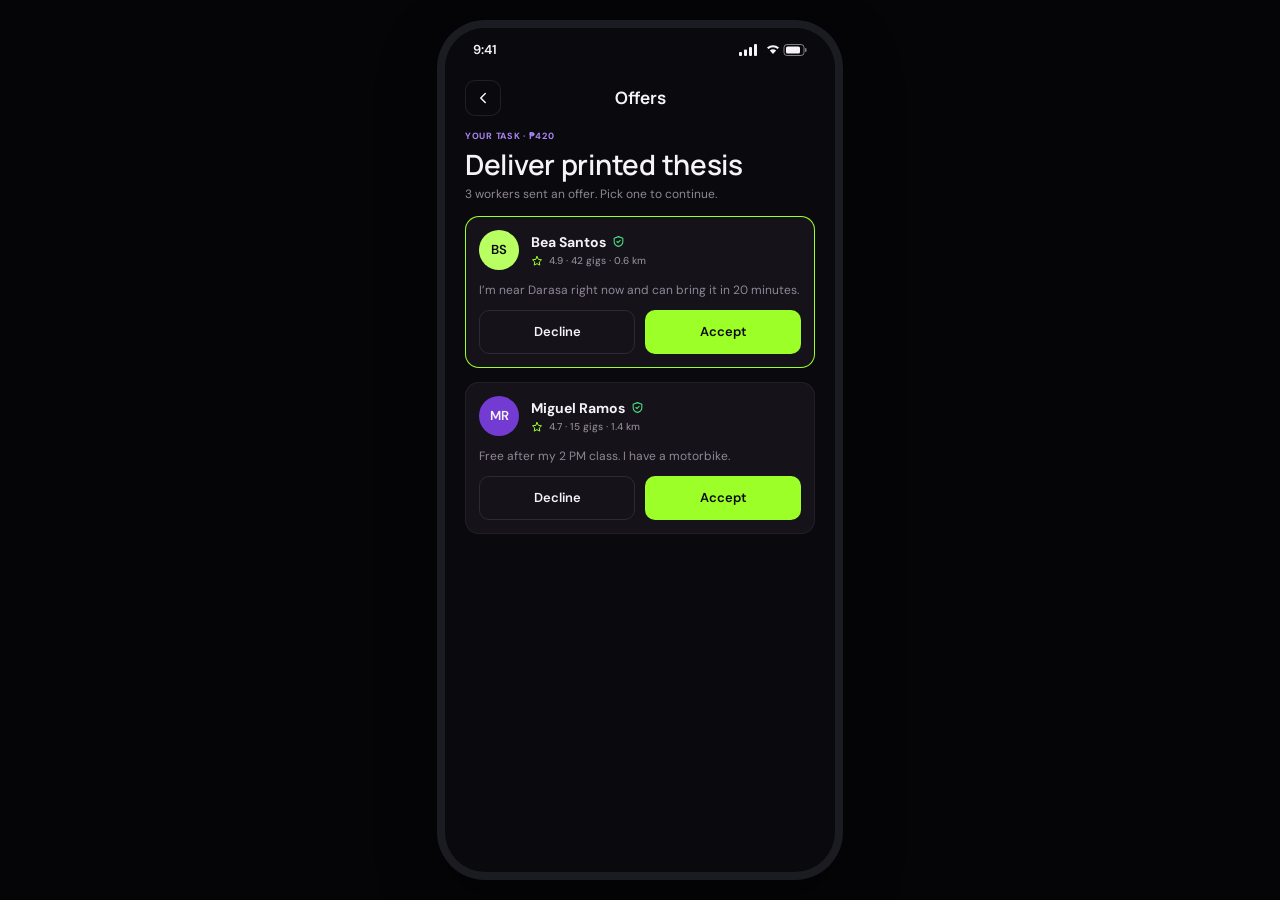
<file: demos/sidequest/10-worker-offers.html>
<!doctype html>
<html lang="en">
<head>
<meta charset="utf-8">
<meta name="viewport" content="width=device-width, initial-scale=1">
<title>SideQuest · Worker offers</title>
<link rel="stylesheet" href="styles.css">
</head>
<body>
<div class="page app"><div class="phone" role="main" aria-label="10 · Worker offers"><div class="f col scroll" data-name="Content" style="gap:14px;align-items:flex-start;padding:8px 20px 24px 20px;position:absolute;left:0;top:44px;bottom:0;width:390px"><div class="f row" data-name="Top bar" style="gap:0px;align-items:center;justify-content:space-between;align-self:stretch"><a href="javascript:history.back()" class="link f row" data-name="Icon button / chevronLeft" style="gap:0px;align-items:center;justify-content:center;box-shadow:inset 0 0 0 1px var(--border);border-radius:10px;width:36px;flex-shrink:0;height:36px;flex-shrink:0"><span class="svg" aria-hidden="true" style="width:18px;flex-shrink:0;height:18px;flex-shrink:0"><svg aria-hidden="true" xmlns="http://www.w3.org/2000/svg" width="18" height="18" viewBox="0 0 24 24" fill="none" stroke="#F5F3F7" stroke-width="2" stroke-linecap="round" stroke-linejoin="round"><path d="m15 6-6 6 6 6"/></svg></span></a><p class="t-h3 c-text nowrap">Offers</p><div class="f" data-name="Spacer" style="width:36px;flex-shrink:0;height:36px;flex-shrink:0"></div></div><div class="f col" data-name="Heading" style="gap:6px;align-items:flex-start;align-self:stretch"><p class="t-overline c-accent-text" style="align-self:stretch">YOUR TASK · ₱420</p><p class="t-h1 c-text" style="align-self:stretch">Deliver printed thesis</p><p class="t-body-small c-text-muted" style="align-self:stretch">3 workers sent an offer. Pick one to continue.</p></div><div class="f col" data-name="Offer / Bea Santos" style="gap:12px;align-items:flex-start;padding:14px;background:var(--card);box-shadow:inset 0 0 0 1px var(--primary);border-radius:14px;align-self:stretch"><div class="f row" data-name="Head" style="gap:12px;align-items:center;align-self:stretch"><div class="f row" data-name="Avatar / BS" style="gap:0px;align-items:center;justify-content:center;background:var(--avatar-lime);border-radius:20px;width:40px;flex-shrink:0;height:40px;flex-shrink:0"><p class="t-button c-on-primary nowrap">BS</p></div><div class="f col" data-name="Name" style="gap:3px;align-items:flex-start;flex:1 1 0;min-width:0"><div class="f row" data-name="Line" style="gap:6px;align-items:center;align-self:stretch"><p class="t-title c-text nowrap">Bea Santos</p><span class="svg" aria-hidden="true" style="width:13px;flex-shrink:0;height:13px;flex-shrink:0"><svg aria-hidden="true" xmlns="http://www.w3.org/2000/svg" width="13" height="13" viewBox="0 0 24 24" fill="none" stroke="#4ADE80" stroke-width="2" stroke-linecap="round" stroke-linejoin="round"><path d="M12 3l8 3v6c0 5-3.5 8-8 9-4.5-1-8-4-8-9V6z"/><path d="m9 12 2 2 4-4"/></svg></span></div><div class="f row" data-name="Meta" style="gap:6px;align-items:center;align-self:stretch"><span class="svg" aria-hidden="true" style="width:12px;flex-shrink:0;height:12px;flex-shrink:0"><svg aria-hidden="true" xmlns="http://www.w3.org/2000/svg" width="12" height="12" viewBox="0 0 24 24" fill="none" stroke="#9CFF27" stroke-width="2" stroke-linecap="round" stroke-linejoin="round"><path d="m12 3 2.8 5.7 6.2.9-4.5 4.4 1.1 6.2L12 17.3l-5.6 2.9 1.1-6.2L3 9.6l6.2-.9z"/></svg></span><p class="t-caption c-text-muted nowrap">4.9 · 42 gigs · 0.6 km</p></div></div></div><p class="t-body-small c-text-muted" style="align-self:stretch">I’m near Darasa right now and can bring it in 20 minutes.</p><div class="f row" data-name="Actions" style="gap:10px;align-items:center;align-self:stretch"><button type="button" class="btn btn-outline" style="flex:1 1 0;min-width:0">Decline</button><a href="11-pay-with-gcash.html" class="btn btn-primary" style="flex:1 1 0;min-width:0">Accept</a></div></div><div class="f col" data-name="Offer / Miguel Ramos" style="gap:12px;align-items:flex-start;padding:14px;background:var(--card);box-shadow:inset 0 0 0 1px var(--border);border-radius:14px;align-self:stretch"><div class="f row" data-name="Head" style="gap:12px;align-items:center;align-self:stretch"><div class="f row" data-name="Avatar / MR" style="gap:0px;align-items:center;justify-content:center;background:var(--accent);border-radius:20px;width:40px;flex-shrink:0;height:40px;flex-shrink:0"><p class="t-button c-text nowrap">MR</p></div><div class="f col" data-name="Name" style="gap:3px;align-items:flex-start;flex:1 1 0;min-width:0"><div class="f row" data-name="Line" style="gap:6px;align-items:center;align-self:stretch"><p class="t-title c-text nowrap">Miguel Ramos</p><span class="svg" aria-hidden="true" style="width:13px;flex-shrink:0;height:13px;flex-shrink:0"><svg aria-hidden="true" xmlns="http://www.w3.org/2000/svg" width="13" height="13" viewBox="0 0 24 24" fill="none" stroke="#4ADE80" stroke-width="2" stroke-linecap="round" stroke-linejoin="round"><path d="M12 3l8 3v6c0 5-3.5 8-8 9-4.5-1-8-4-8-9V6z"/><path d="m9 12 2 2 4-4"/></svg></span></div><div class="f row" data-name="Meta" style="gap:6px;align-items:center;align-self:stretch"><span class="svg" aria-hidden="true" style="width:12px;flex-shrink:0;height:12px;flex-shrink:0"><svg aria-hidden="true" xmlns="http://www.w3.org/2000/svg" width="12" height="12" viewBox="0 0 24 24" fill="none" stroke="#9CFF27" stroke-width="2" stroke-linecap="round" stroke-linejoin="round"><path d="m12 3 2.8 5.7 6.2.9-4.5 4.4 1.1 6.2L12 17.3l-5.6 2.9 1.1-6.2L3 9.6l6.2-.9z"/></svg></span><p class="t-caption c-text-muted nowrap">4.7 · 15 gigs · 1.4 km</p></div></div></div><p class="t-body-small c-text-muted" style="align-self:stretch">Free after my 2 PM class. I have a motorbike.</p><div class="f row" data-name="Actions" style="gap:10px;align-items:center;align-self:stretch"><button type="button" class="btn btn-outline" style="flex:1 1 0;min-width:0">Decline</button><a href="11-pay-with-gcash.html" class="btn btn-primary" style="flex:1 1 0;min-width:0">Accept</a></div></div></div><div class="f row" data-name="Status bar" style="gap:0px;align-items:center;justify-content:space-between;padding:0px 28px;background:var(--bg);width:390px;flex-shrink:0;height:44px;flex-shrink:0;position:absolute;left:0px;top:0px"><p class="t-button c-text nowrap">9:41</p><span class="svg" aria-hidden="true" style="width:68px;flex-shrink:0;height:12px;flex-shrink:0"><svg aria-hidden="true" xmlns="http://www.w3.org/2000/svg" width="68" height="12" viewBox="0 0 68 12" fill="#F5F3F7"><rect x="0" y="8" width="3" height="4" rx="1"/><rect x="5" y="5.5" width="3" height="6.5" rx="1"/><rect x="10" y="3" width="3" height="9" rx="1"/><rect x="15" y="0" width="3" height="12" rx="1"/><path d="M28 3.5a9 9 0 0 1 12 0l-1.4 1.5a7 7 0 0 0-9.2 0zM30.8 6.6a5 5 0 0 1 6.4 0L34 10z"/><rect x="45" y="0.5" width="20" height="11" rx="3" fill="none" stroke="#F5F3F7" stroke-opacity="0.5"/><rect x="47" y="2.5" width="14" height="7" rx="1.5"/><rect x="66" y="4" width="1.5" height="4" rx="0.7" fill-opacity="0.5"/></svg></span></div></div></div>
<script src="app.js"></script>
</body>
</html>
</file>
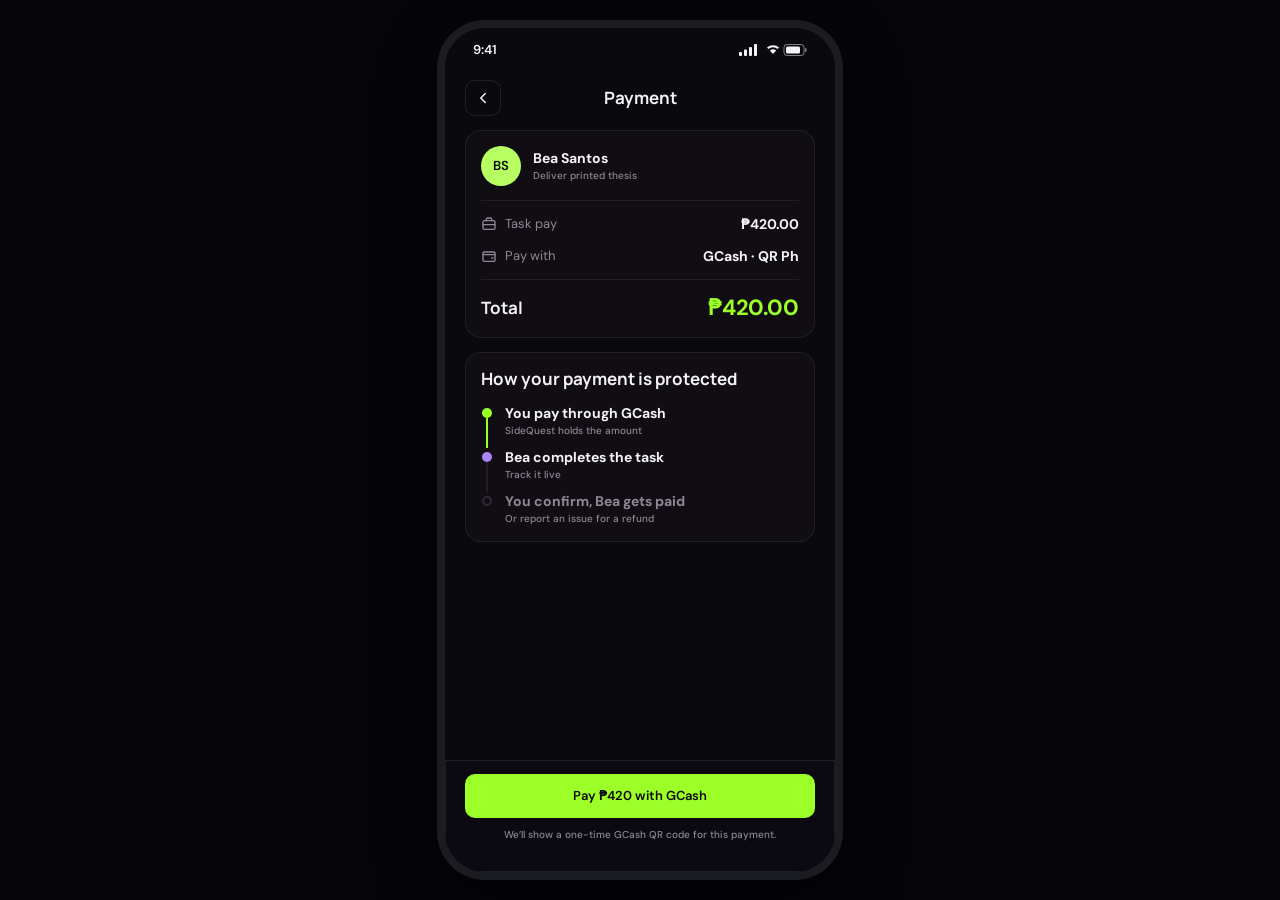
<file: demos/sidequest/11-pay-with-gcash.html>
<!doctype html>
<html lang="en">
<head>
<meta charset="utf-8">
<meta name="viewport" content="width=device-width, initial-scale=1">
<title>SideQuest · Pay with GCash</title>
<link rel="stylesheet" href="styles.css">
</head>
<body>
<div class="page app"><div class="phone" role="main" aria-label="11 · Pay with GCash"><div class="f col scroll" data-name="Content" style="gap:14px;align-items:flex-start;padding:8px 20px 110px 20px;position:absolute;left:0;top:44px;bottom:0;width:390px"><div class="f row" data-name="Top bar" style="gap:0px;align-items:center;justify-content:space-between;align-self:stretch"><a href="javascript:history.back()" class="link f row" data-name="Icon button / chevronLeft" style="gap:0px;align-items:center;justify-content:center;box-shadow:inset 0 0 0 1px var(--border);border-radius:10px;width:36px;flex-shrink:0;height:36px;flex-shrink:0"><span class="svg" aria-hidden="true" style="width:18px;flex-shrink:0;height:18px;flex-shrink:0"><svg aria-hidden="true" xmlns="http://www.w3.org/2000/svg" width="18" height="18" viewBox="0 0 24 24" fill="none" stroke="#F5F3F7" stroke-width="2" stroke-linecap="round" stroke-linejoin="round"><path d="m15 6-6 6 6 6"/></svg></span></a><p class="t-h3 c-text nowrap">Payment</p><div class="f" data-name="Spacer" style="width:36px;flex-shrink:0;height:36px;flex-shrink:0"></div></div><div class="f col" data-name="Summary" style="gap:14px;align-items:flex-start;padding:16px;background:var(--panel);box-shadow:inset 0 0 0 1px var(--border);border-radius:16px;align-self:stretch"><div class="f row" data-name="Worker" style="gap:12px;align-items:center;align-self:stretch"><div class="f row" data-name="Avatar / BS" style="gap:0px;align-items:center;justify-content:center;background:var(--avatar-lime);border-radius:20px;width:40px;flex-shrink:0;height:40px;flex-shrink:0"><p class="t-button c-on-primary nowrap">BS</p></div><div class="f col" data-name="Text" style="gap:2px;align-items:flex-start;flex:1 1 0;min-width:0"><p class="t-title c-text" style="align-self:stretch">Bea Santos</p><p class="t-caption c-text-muted" style="align-self:stretch">Deliver printed thesis</p></div></div><div class="f" data-name="Divider" style="background:var(--border);align-self:stretch;height:1px;flex-shrink:0"></div><div class="f row" data-name="Row / Task pay" style="gap:0px;align-items:center;justify-content:space-between;align-self:stretch"><div class="f row" data-name="Label" style="gap:8px;align-items:center"><span class="svg" aria-hidden="true" style="width:16px;flex-shrink:0;height:16px;flex-shrink:0"><svg aria-hidden="true" xmlns="http://www.w3.org/2000/svg" width="16" height="16" viewBox="0 0 24 24" fill="none" stroke="#8E8896" stroke-width="2" stroke-linecap="round" stroke-linejoin="round"><rect x="3" y="7" width="18" height="13" rx="2"/><path d="M8 7V5a2 2 0 0 1 2-2h4a2 2 0 0 1 2 2v2M3 13h18"/></svg></span><p class="t-body c-text-muted nowrap">Task pay</p></div><p class="t-title c-text nowrap">₱420.00</p></div><div class="f row" data-name="Row / Pay with" style="gap:0px;align-items:center;justify-content:space-between;align-self:stretch"><div class="f row" data-name="Label" style="gap:8px;align-items:center"><span class="svg" aria-hidden="true" style="width:16px;flex-shrink:0;height:16px;flex-shrink:0"><svg aria-hidden="true" xmlns="http://www.w3.org/2000/svg" width="16" height="16" viewBox="0 0 24 24" fill="none" stroke="#8E8896" stroke-width="2" stroke-linecap="round" stroke-linejoin="round"><rect x="3" y="6" width="18" height="14" rx="2"/><path d="M3 10h18M16 15h2"/></svg></span><p class="t-body c-text-muted nowrap">Pay with</p></div><p class="t-title c-text nowrap">GCash · QR Ph</p></div><div class="f" data-name="Divider" style="background:var(--border);align-self:stretch;height:1px;flex-shrink:0"></div><div class="f row" data-name="Total" style="gap:0px;align-items:center;justify-content:space-between;align-self:stretch"><p class="t-h3 c-text nowrap">Total</p><p class="t-metric c-primary nowrap">₱420.00</p></div></div><div class="f col" data-name="Protection" style="gap:14px;align-items:flex-start;padding:16px;background:var(--panel);box-shadow:inset 0 0 0 1px var(--border);border-radius:16px;align-self:stretch"><p class="t-h3 c-text" style="align-self:stretch">How your payment is protected</p><div class="f col" data-name="Steps" style="gap:0px;align-items:flex-start;align-self:stretch"><div class="f row" data-name="Step / You pay through GCash" style="gap:12px;align-items:flex-start;align-self:stretch"><div class="f col" data-name="Rail" style="gap:0px;align-items:center;padding:4px 0px 0px 0px;width:12px;flex-shrink:0"><div class="f" data-name="Dot" style="background:var(--primary);border-radius:5px;width:10px;flex-shrink:0;height:10px;flex-shrink:0"></div><div class="f" data-name="Line" style="background:var(--primary);width:2px;flex-shrink:0;height:30px;flex-shrink:0"></div></div><div class="f col" data-name="Text" style="gap:2px;align-items:flex-start;flex:1 1 0;min-width:0"><p class="t-title c-text" style="align-self:stretch">You pay through GCash</p><p class="t-caption c-text-muted" style="align-self:stretch">SideQuest holds the amount</p></div></div><div class="f row" data-name="Step / Bea completes the task" style="gap:12px;align-items:flex-start;align-self:stretch"><div class="f col" data-name="Rail" style="gap:0px;align-items:center;padding:4px 0px 0px 0px;width:12px;flex-shrink:0"><div class="f" data-name="Dot" style="background:var(--accent-text);border-radius:5px;width:10px;flex-shrink:0;height:10px;flex-shrink:0"></div><div class="f" data-name="Line" style="background:var(--border);width:2px;flex-shrink:0;height:30px;flex-shrink:0"></div></div><div class="f col" data-name="Text" style="gap:2px;align-items:flex-start;flex:1 1 0;min-width:0"><p class="t-title c-text" style="align-self:stretch">Bea completes the task</p><p class="t-caption c-text-muted" style="align-self:stretch">Track it live</p></div></div><div class="f row" data-name="Step / You confirm, Bea gets paid" style="gap:12px;align-items:flex-start;align-self:stretch"><div class="f col" data-name="Rail" style="gap:0px;align-items:center;padding:4px 0px 0px 0px;width:12px;flex-shrink:0"><div class="f" data-name="Dot" style="box-shadow:inset 0 0 0 2px var(--border-strong);border-radius:5px;width:10px;flex-shrink:0;height:10px;flex-shrink:0"></div></div><div class="f col" data-name="Text" style="gap:2px;align-items:flex-start;flex:1 1 0;min-width:0"><p class="t-title c-text-muted" style="align-self:stretch">You confirm, Bea gets paid</p><p class="t-caption c-text-muted" style="align-self:stretch">Or report an issue for a refund</p></div></div></div></div></div><div class="f row" data-name="Status bar" style="gap:0px;align-items:center;justify-content:space-between;padding:0px 28px;background:var(--bg);width:390px;flex-shrink:0;height:44px;flex-shrink:0;position:absolute;left:0px;top:0px"><p class="t-button c-text nowrap">9:41</p><span class="svg" aria-hidden="true" style="width:68px;flex-shrink:0;height:12px;flex-shrink:0"><svg aria-hidden="true" xmlns="http://www.w3.org/2000/svg" width="68" height="12" viewBox="0 0 68 12" fill="#F5F3F7"><rect x="0" y="8" width="3" height="4" rx="1"/><rect x="5" y="5.5" width="3" height="6.5" rx="1"/><rect x="10" y="3" width="3" height="9" rx="1"/><rect x="15" y="0" width="3" height="12" rx="1"/><path d="M28 3.5a9 9 0 0 1 12 0l-1.4 1.5a7 7 0 0 0-9.2 0zM30.8 6.6a5 5 0 0 1 6.4 0L34 10z"/><rect x="45" y="0.5" width="20" height="11" rx="3" fill="none" stroke="#F5F3F7" stroke-opacity="0.5"/><rect x="47" y="2.5" width="14" height="7" rx="1.5"/><rect x="66" y="4" width="1.5" height="4" rx="0.7" fill-opacity="0.5"/></svg></span></div><div class="f col" data-name="Bottom action" style="gap:10px;align-items:flex-start;padding:14px 20px 30px 20px;background:var(--header);box-shadow:inset 0 0 0 1px var(--border);width:390px;flex-shrink:0;position:absolute;left:0px;bottom:0"><a href="12-scan-gcash-qr.html" class="btn btn-primary" style="align-self:stretch">Pay ₱420 with GCash</a><p class="t-caption c-text-muted" style="align-self:stretch;text-align:center">We’ll show a one-time GCash QR code for this payment.</p></div></div></div>
<script src="app.js"></script>
</body>
</html>
</file>
<file: os.css>
/* LyanOS: desktop-style portfolio (original design) */
:root{
  --bg:#040a1a; --glass:rgba(10,22,48,.78); --glass-strong:rgba(9,19,42,.94);
  --surface:#0d1a36; --surface-2:#12234a; --ink:#e8efff; --muted:#93a4c9; --line:rgba(120,160,255,.18);
  --accent:#4d8bff; --accent-2:#38d6ff; --accent-ink:#03102a; --danger:#ff5d73;
  --chip:#13264f; --chip-ink:#c4d6ff; --task-h:52px;
  --mono:"JetBrains Mono",ui-monospace,Consolas,monospace;
  --sans:Inter,system-ui,-apple-system,"Segoe UI",sans-serif;
  --display:"Space Grotesk",Inter,sans-serif;
}
*{box-sizing:border-box;margin:0;padding:0}
html,body{height:100%;overflow:hidden}
body{background:var(--bg);color:var(--ink);font:15px/1.55 var(--sans);-webkit-font-smoothing:antialiased;user-select:none;-webkit-user-select:none;touch-action:manipulation}
a{color:var(--accent-2)}
button{font:inherit;color:inherit;background:none;border:0;cursor:pointer}
img{display:block;max-width:100%}
.selectable,.win-body p,.win-body li,.term{user-select:text;-webkit-user-select:text}

/* wallpaper */
#wall{position:fixed;inset:0;width:100%;height:100%;display:block;background:radial-gradient(120% 90% at 70% 10%,#0e2a6b 0%,#061433 45%,#030817 100%)}
.wall-mark{position:fixed;right:28px;bottom:calc(var(--task-h) + 22px);text-align:right;pointer-events:none;opacity:.9}
.wall-mark h1{font:700 clamp(28px,4vw,46px)/1 var(--display);letter-spacing:-.02em;background:linear-gradient(100deg,#fff,#9cc2ff 40%,var(--accent-2));-webkit-background-clip:text;background-clip:text;color:transparent}
/* floating astronaut */
#astro{position:fixed;z-index:5;right:9%;top:9%;width:340px;height:262px;padding:0;cursor:pointer;animation:drift 16s ease-in-out infinite;filter:drop-shadow(0 12px 24px rgba(0,0,0,.6))}
#astro:focus-visible{outline:2px solid var(--accent-2);outline-offset:6px;border-radius:20px}
.astro-svg{width:100%;height:100%;overflow:visible;animation:tumble 9s ease-in-out infinite}
@keyframes flick{to{transform:scaleY(.8);opacity:.75}}
@keyframes look{0%,44%,48%,100%{transform:scaleY(1)}46%{transform:scaleY(.1)}}
.beacon{animation:blink 1.6s steps(2) infinite}
.astro-bubble{position:absolute;right:62%;top:4%;white-space:nowrap;background:#fff;color:#0b1b3a;font:600 13px var(--sans);padding:8px 12px;border-radius:14px 14px 4px 14px;box-shadow:0 8px 20px rgba(0,0,0,.4);animation:bubble 7s ease-in-out infinite}
#astro:hover .astro-bubble{opacity:1;transform:none;animation:none}
@keyframes drift{0%,100%{transform:translate(0,0)}25%{transform:translate(-30px,18px)}50%{transform:translate(-10px,36px)}75%{transform:translate(22px,14px)}}
@keyframes tumble{0%,100%{transform:rotate(-8deg)}50%{transform:rotate(10deg)}}
@keyframes wave{0%,60%,100%{transform:rotate(0)}15%{transform:rotate(-28deg)}30%{transform:rotate(10deg)}45%{transform:rotate(-22deg)}}
@keyframes blink{50%{opacity:.2}}
@keyframes bubble{0%,8%{opacity:0;transform:translateY(6px)}14%,70%{opacity:1;transform:none}78%,100%{opacity:0;transform:translateY(-4px)}}

/* astronaut chat */
.chat{display:flex;flex-direction:column;height:100%}
.chat-log{flex:1;overflow:auto;padding:16px;display:flex;flex-direction:column;gap:10px}
.msg{max-width:85%;padding:9px 13px;border-radius:14px;font-size:14px;line-height:1.5;user-select:text;-webkit-user-select:text}
.msg.bot{align-self:flex-start;background:var(--surface-2);border:1px solid var(--line);border-bottom-left-radius:4px}
.msg.me{align-self:flex-end;background:var(--accent);color:var(--accent-ink);border-bottom-right-radius:4px;font-weight:500}
.msg a{color:var(--accent-2)}
.msg.typing{color:var(--muted);font-style:italic}
.chat-chips{display:flex;gap:6px;padding:0 12px 10px;overflow-x:auto;scrollbar-width:none}
.chat-chips button{flex:none;font-size:12.5px;padding:6px 11px;border-radius:999px;background:var(--chip);color:var(--chip-ink);border:1px solid var(--line)}
.chat-chips button:hover{border-color:var(--accent)}
.chat-in{display:flex;gap:8px;padding:10px 12px;border-top:1px solid var(--line)}
.chat-in input{flex:1;min-width:0;background:rgba(0,0,0,.3);border:1px solid var(--line);border-radius:999px;padding:9px 14px;color:var(--ink);font:inherit;font-size:14px;outline:none}
.chat-in input:focus{border-color:var(--accent)}
.chat-in button{padding:0 16px;border-radius:999px;background:var(--accent);color:var(--accent-ink);font-weight:600}
.chat-head{display:flex;align-items:center;gap:10px;padding:10px 14px;border-bottom:1px solid var(--line);font-size:12.5px;color:var(--muted)}
.chat-head i{width:8px;height:8px;border-radius:50%;background:#7ef0b0;box-shadow:0 0 8px #7ef0b0}

.wall-mark p{font:500 13px var(--mono);color:#d8e6ff;margin-top:8px;letter-spacing:.04em;text-shadow:0 1px 6px #000}
.wall-mark{filter:drop-shadow(0 2px 14px rgba(0,0,0,.85))}
.icon span{text-shadow:0 1px 4px #000,0 0 10px rgba(0,0,0,.8)}

/* desktop icons */
#desktop{position:fixed;inset:0 0 var(--task-h) 0;padding:14px 10px;display:grid;grid-auto-flow:row;grid-template-columns:repeat(2,96px);grid-auto-rows:100px;overflow-y:auto;scrollbar-width:none;gap:4px 6px;align-content:start;justify-content:start}
.icon{width:92px;height:96px;display:flex;flex-direction:column;align-items:center;gap:6px;padding:8px 4px 4px;border-radius:10px;border:1px solid transparent;text-align:center;color:#fff}
.icon:hover{background:rgba(120,170,255,.12);border-color:rgba(120,170,255,.22)}
.icon:focus-visible,.icon.sel{background:rgba(77,139,255,.26);border-color:rgba(140,185,255,.55);outline:none}
.icon .ic{width:48px;height:48px;flex:none}
.icon span{font-size:12.5px;line-height:1.2;text-shadow:0 1px 3px rgba(0,0,0,.9);display:-webkit-box;-webkit-line-clamp:2;-webkit-box-orient:vertical;overflow:hidden}
.ic{display:grid;place-items:center;border-radius:12px;overflow:hidden;position:relative}
.ic svg{width:100%;height:100%}
.ic img{width:100%;height:100%;object-fit:cover}
.ic.thumb{border:2px solid rgba(255,255,255,.85);box-shadow:0 4px 12px rgba(0,0,0,.45)}

/* widget (mobile home only) */
#widget{display:none}

/* windows */
.win{position:absolute;display:flex;flex-direction:column;min-width:300px;min-height:200px;background:var(--glass-strong);border:1px solid var(--line);border-radius:12px;box-shadow:0 30px 80px -20px rgba(0,0,0,.75),0 0 0 1px rgba(0,0,0,.4);overflow:hidden;backdrop-filter:blur(18px);-webkit-backdrop-filter:blur(18px);animation:pop .16s ease-out}
.win.focused{border-color:rgba(110,160,255,.45);box-shadow:0 30px 90px -20px rgba(0,0,0,.8),0 0 0 1px rgba(77,139,255,.35)}
.win.min{display:none}
.win.max{left:0!important;top:0!important;width:100%!important;height:calc(100% - var(--task-h))!important;border-radius:0}
@keyframes pop{from{transform:scale(.96);opacity:0}to{transform:none;opacity:1}}
.titlebar{height:38px;flex:none;display:flex;align-items:center;gap:8px;padding:0 4px 0 12px;background:linear-gradient(180deg,rgba(77,139,255,.16),rgba(77,139,255,.04));border-bottom:1px solid var(--line);cursor:grab;touch-action:none}
.titlebar:active{cursor:grabbing}
.titlebar .ic{width:18px;height:18px;border-radius:5px}
.titlebar .t{flex:1;font-size:13px;font-weight:500;white-space:nowrap;overflow:hidden;text-overflow:ellipsis}
.wbtn{width:40px;height:30px;border-radius:6px;display:grid;place-items:center;color:var(--muted)}
.wbtn:hover{background:rgba(255,255,255,.08);color:#fff}
.wbtn.x:hover{background:var(--danger);color:#fff}
.wbtn svg{width:12px;height:12px}
.win-body{flex:1;overflow:auto;position:relative;user-select:text;-webkit-user-select:text}
.win-body.flush{overflow:hidden;display:flex;flex-direction:column}
.grip{position:absolute;right:0;bottom:0;width:18px;height:18px;cursor:nwse-resize;touch-action:none;background:linear-gradient(135deg,transparent 50%,rgba(140,180,255,.35) 50% 60%,transparent 60% 70%,rgba(140,180,255,.35) 70% 80%,transparent 80%)}
.win.max .grip{display:none}

/* taskbar */
#taskbar{position:fixed;left:0;right:0;bottom:0;height:var(--task-h);display:flex;align-items:center;gap:6px;padding:0 8px;background:rgba(5,12,30,.82);border-top:1px solid var(--line);backdrop-filter:blur(20px);-webkit-backdrop-filter:blur(20px);z-index:9000}
.start{height:40px;padding:0 14px 0 8px;display:flex;align-items:center;gap:8px;border-radius:8px;font:600 14px var(--display)}
.start:hover,.start.on{background:rgba(77,139,255,.2)}
.start .logo{width:28px;height:28px;border-radius:8px;display:grid;place-items:center;background:linear-gradient(135deg,var(--accent),var(--accent-2));color:var(--accent-ink);font:700 15px var(--display)}
#tasks{flex:1;display:flex;gap:4px;overflow-x:auto;scrollbar-width:none}
#tasks::-webkit-scrollbar{display:none}
.task{height:40px;max-width:190px;min-width:44px;display:flex;align-items:center;gap:8px;padding:0 12px;border-radius:8px;font-size:13px;position:relative;flex:none}
.task:hover{background:rgba(255,255,255,.07)}
.task.active{background:rgba(77,139,255,.2)}
.task::after{content:"";position:absolute;left:30%;right:30%;bottom:3px;height:3px;border-radius:2px;background:var(--muted)}
.task.active::after{background:var(--accent-2);left:20%;right:20%}
.task .ic{width:22px;height:22px;border-radius:6px}
.task span{white-space:nowrap;overflow:hidden;text-overflow:ellipsis}
#clock{font:500 12.5px var(--mono);text-align:right;line-height:1.3;padding:0 10px;color:#cfe0ff;flex:none}
.tray{display:flex;gap:2px}
.tray a,.tray button{width:36px;height:36px;display:grid;place-items:center;border-radius:8px;color:#cfe0ff}
.tray a:hover,.tray button:hover{background:rgba(255,255,255,.08)}
.tray svg{width:18px;height:18px}

/* start menu */
#startmenu{position:fixed;left:8px;bottom:calc(var(--task-h) + 8px);width:min(380px,calc(100vw - 16px));background:var(--glass-strong);border:1px solid var(--line);border-radius:14px;box-shadow:0 30px 80px -20px rgba(0,0,0,.8);backdrop-filter:blur(20px);-webkit-backdrop-filter:blur(20px);z-index:9100;padding:16px;display:none;animation:pop .14s ease-out}
#startmenu.open{display:block}
.sm-head{display:flex;gap:12px;align-items:center;padding-bottom:14px;border-bottom:1px solid var(--line)}
.sm-head img{width:52px;height:52px;border-radius:50%;object-fit:cover;background:#fff;box-shadow:0 0 0 2px var(--accent)}
.sm-head b{font:700 17px var(--display);display:block}
.sm-head small{color:var(--muted);font-size:12.5px}
.sm-grid{display:grid;grid-template-columns:repeat(3,1fr);gap:4px;margin:12px 0}
.sm-grid button,.sm-grid a{display:flex;flex-direction:column;align-items:center;gap:6px;padding:10px 4px;border-radius:10px;font-size:12px;text-align:center;color:var(--ink);text-decoration:none}
.sm-grid button:hover,.sm-grid a:hover{background:rgba(77,139,255,.16)}
.sm-grid .ic{width:38px;height:38px;border-radius:10px}
.sm-foot{display:flex;justify-content:space-between;gap:8px;border-top:1px solid var(--line);padding-top:12px;font-size:12.5px}
.sm-foot a{color:var(--muted);text-decoration:none}
.sm-foot a:hover{color:#fff}

/* shared content styles */
.pad{padding:22px}
.eyebrow{font:500 12px var(--mono);letter-spacing:.06em;text-transform:uppercase;color:var(--accent-2)}
.eyebrow::before{content:"// ";color:var(--accent)}
h2.h{font:700 26px/1.15 var(--display);margin:6px 0 10px}
h3.h{font:700 16px var(--display);margin:18px 0 8px}
.muted{color:var(--muted)}
.chips{display:flex;flex-wrap:wrap;gap:6px}
.chips span{font:500 12px var(--mono);padding:4px 9px;border-radius:6px;background:var(--chip);color:var(--chip-ink)}
.btns{display:flex;flex-wrap:wrap;gap:8px;margin-top:16px}
.btn{display:inline-flex;align-items:center;gap:7px;padding:9px 14px;border-radius:9px;font-weight:600;font-size:13.5px;text-decoration:none;border:1px solid var(--line);background:var(--surface-2);color:var(--ink)}
.btn:hover{border-color:var(--accent)}
.btn.primary{background:var(--accent);border-color:var(--accent);color:var(--accent-ink)}
.btn.primary:hover{background:#6a9eff}
ul.b{margin:8px 0 0 18px;color:var(--muted)}
ul.b li{margin:3px 0}
ul.b b{color:var(--ink);font-weight:600}

/* about */
.about-top{display:flex;gap:20px;align-items:center;flex-wrap:wrap}
.about-top img{width:110px;height:110px;border-radius:50%;object-fit:cover;background:#fff;box-shadow:0 0 0 3px var(--accent),0 0 0 8px rgba(77,139,255,.2)}
.tl{list-style:none}
.tl li{padding:8px 0;border-bottom:1px solid var(--line)}
.tl li:last-child{border:0}
.tl b{display:block;font-weight:600}
.tl span{color:var(--muted);font-size:13px}
.cols{display:grid;grid-template-columns:1fr 1fr;gap:18px}

/* explorer */
.explorer{display:flex;height:100%}
.ex-side{width:170px;flex:none;border-right:1px solid var(--line);padding:12px 8px;background:rgba(0,0,0,.15)}
.ex-side button{width:100%;display:flex;align-items:center;gap:8px;padding:7px 10px;border-radius:7px;font-size:13px;text-align:left}
.ex-side button:hover,.ex-side button.on{background:rgba(77,139,255,.18)}
.ex-side .ic{width:20px;height:20px;border-radius:5px}
.ex-main{flex:1;display:flex;flex-direction:column;min-width:0}
.ex-bar{display:flex;align-items:center;gap:8px;padding:8px 12px;border-bottom:1px solid var(--line);font:12.5px var(--mono);color:var(--muted)}
.ex-bar .path{flex:1;background:rgba(0,0,0,.25);border:1px solid var(--line);border-radius:6px;padding:5px 10px;white-space:nowrap;overflow:hidden;text-overflow:ellipsis}
.ex-grid{flex:1;overflow:auto;padding:14px;display:grid;grid-template-columns:repeat(auto-fill,minmax(150px,1fr));gap:12px;align-content:start}
.ex-item{display:flex;flex-direction:column;gap:8px;padding:8px;border-radius:10px;border:1px solid transparent;text-align:left}
.ex-item:hover{background:rgba(77,139,255,.12);border-color:var(--line)}
.ex-item .th{aspect-ratio:16/10;border-radius:8px;overflow:hidden;border:1px solid var(--line);background:#081129}
.ex-item .th img{width:100%;height:100%;object-fit:cover;object-position:top}
.ex-item b{font-size:13.5px;font-weight:600}
.ex-item small{color:var(--muted);font-size:12px;margin-top:-6px}
.ex-status{padding:6px 12px;border-top:1px solid var(--line);font:12px var(--mono);color:var(--muted)}

/* project */
.shot{border-radius:10px;overflow:hidden;border:1px solid var(--line);background:#081129;aspect-ratio:16/9}
.shot img{width:100%;height:100%;object-fit:cover;object-position:top}
.shot.phones{display:flex;gap:10px;justify-content:center;align-items:center;padding:14px;background:#05070d}
.shot.phones img{height:100%;width:auto;max-width:31%;object-fit:contain;border-radius:10px}

/* browser */
.br-bar{display:flex;align-items:center;gap:6px;padding:7px 8px;border-bottom:1px solid var(--line);background:rgba(0,0,0,.2)}
.br-bar .url{flex:1;min-width:0;font:12.5px var(--mono);background:rgba(0,0,0,.35);border:1px solid var(--line);border-radius:999px;padding:6px 12px;color:#cfe0ff;white-space:nowrap;overflow:hidden;text-overflow:ellipsis}
.br-bar button,.br-bar a{width:32px;height:30px;border-radius:7px;display:grid;place-items:center;color:var(--muted);flex:none}
.br-bar button:hover,.br-bar a:hover{background:rgba(255,255,255,.08);color:#fff}
.br-bar svg{width:16px;height:16px}
.frame{flex:1;width:100%;border:0;background:#fff}

/* terminal */
.term{height:100%;overflow:auto;padding:14px;font:13.5px/1.55 var(--mono);color:#cfe0ff;background:rgba(2,6,18,.6)}
.term .p{color:var(--accent-2)}
.term .k{color:#9cc2ff}
.term .ok{color:#7ef0b0}
.term .err{color:var(--danger)}
.term pre{white-space:pre-wrap;font:inherit}
.term-in{display:flex;gap:8px}
.term-in input{flex:1;background:none;border:0;outline:none;color:#fff;font:inherit;caret-color:var(--accent-2)}

/* resume */
.pdf{flex:1;width:100%;border:0;background:#525659}
.pdf-fallback{padding:30px;text-align:center}

/* catch game */
.game{position:relative;flex:1;min-height:0;touch-action:none;cursor:crosshair;background:#0a1f45}
.game canvas{position:absolute;inset:0;width:100%;height:100%;display:block}
.game-hud{position:absolute;left:12px;right:12px;top:10px;display:flex;justify-content:space-between;align-items:center;pointer-events:none;font:600 13px var(--mono);text-shadow:0 1px 3px #000}
.game-hud .pill{background:rgba(3,10,30,.65);border:1px solid var(--line);border-radius:999px;padding:5px 12px;pointer-events:auto}
.game-msg{position:absolute;left:50%;top:22%;transform:translateX(-50%);font:700 22px var(--display);text-align:center;text-shadow:0 2px 10px #000;pointer-events:none;transition:opacity .3s;white-space:nowrap}

/* boot */
#boot{position:fixed;inset:0;z-index:99999;background:#020611;display:grid;place-items:center;transition:opacity .45s}
#boot.done{opacity:0;pointer-events:none}
#boot .b{text-align:center}
#boot .logo{width:64px;height:64px;margin:0 auto 18px;border-radius:16px;display:grid;place-items:center;background:linear-gradient(135deg,var(--accent),var(--accent-2));color:var(--accent-ink);font:700 32px var(--display);box-shadow:0 0 50px rgba(77,139,255,.5)}
#boot .bar{width:180px;height:4px;border-radius:2px;background:#0f1d3d;overflow:hidden;margin:16px auto 0}
#boot .bar i{display:block;height:100%;width:40%;background:linear-gradient(90deg,var(--accent),var(--accent-2));animation:load 1s ease-in-out infinite}
#boot p{font:500 12.5px var(--mono);color:var(--muted)}
@keyframes load{from{transform:translateX(-100%)}to{transform:translateX(260%)}}

/* ============ MOBILE: phone-style home screen ============ */
@media (max-width:760px){
  :root{--task-h:64px}
  .wall-mark{display:none}
  #astro{top:auto;right:4px;bottom:calc(var(--task-h) + 10px);width:230px;height:178px}
  .astro-bubble{font-size:12px;padding:6px 10px;right:auto;left:8px;top:-6px}
  #widget{display:flex;position:fixed;left:16px;right:16px;top:max(16px,env(safe-area-inset-top));gap:14px;align-items:center;padding:16px;border-radius:20px;background:rgba(9,20,46,.62);border:1px solid var(--line);backdrop-filter:blur(16px);-webkit-backdrop-filter:blur(16px)}
  #widget img{width:64px;height:64px;border-radius:50%;object-fit:cover;background:#fff;box-shadow:0 0 0 2px var(--accent);flex:none}
  #widget b{font:700 19px var(--display);display:block;line-height:1.2}
  #widget small{color:#a9c1f2;font-size:12.5px;display:block}
  #widget .wclock{font:700 15px var(--mono);color:var(--accent-2);margin-top:4px}
  #desktop{inset:auto 0 var(--task-h) 0;top:calc(max(16px,env(safe-area-inset-top)) + 116px);grid-auto-flow:row;grid-template-columns:repeat(4,1fr);grid-template-rows:none;grid-auto-rows:96px;grid-auto-columns:auto;padding:8px 10px;gap:6px 0;overflow-y:auto}
  .icon{width:auto;height:96px}
  .icon .ic{width:56px;height:56px;border-radius:15px}
  .icon:hover{background:none;border-color:transparent}
  .win{left:0!important;top:0!important;width:100%!important;height:calc(100% - var(--task-h))!important;border-radius:0;border:0;min-width:0;animation:slideup .2s ease-out}
  @keyframes slideup{from{transform:translateY(30px);opacity:0}to{transform:none;opacity:1}}
  .titlebar{height:48px;cursor:default}
  .wbtn.mx,.wbtn.mn,.grip{display:none}
  .wbtn.x{width:44px;height:40px}
  #taskbar{padding:0 6px env(safe-area-inset-bottom)}
  .start span.lbl{display:none}
  #clock{display:none}
  .tray{display:none}
  .task span{display:none}
  .task{padding:0 10px}
  .cols{grid-template-columns:1fr}
  .ex-side{display:none}
  .pad{padding:18px}
  h2.h{font-size:23px}
}
@media (prefers-reduced-motion:reduce){*{animation:none!important;transition:none!important}}
.msg.bot{font-family:var(--mono);font-size:13px}
.msg.bot .robo{color:var(--accent-2);font-weight:500;letter-spacing:.06em}
.msg.typing .dots{animation:blink 1s steps(2) infinite}
.chat-head .voice{font-size:16px;width:32px;height:28px;border-radius:7px}
.chat-head .voice:hover{background:rgba(255,255,255,.08)}

/* Rocky on his ship: idle behaviours driven by os.js */
#rk{cursor:grab;touch-action:none}
#astro.held #rk{cursor:grabbing}
#astro.held,#astro.held .astro-svg{animation-play-state:paused}
.ship{cursor:pointer}
#astro.spinning .rk-hop{animation:spin .7s ease-in-out}
.rk-hop{transform-box:fill-box;transform-origin:center}
@keyframes spin{to{transform:rotate(360deg)}}
#rk-flip{transform-box:view-box;transform-origin:110px 56px;transition:transform .25s}
#astro.face-left #rk-flip{transform:scaleX(-1)}
.lg{transform-box:view-box}
#astro.walking .lg1,#astro.walking .lg3{animation:stepA .2s ease-in-out infinite alternate}
#astro.walking .lg2,#astro.walking .lg4{animation:stepB .2s ease-in-out infinite alternate}
#astro.walking .rk-body{animation:bob .2s ease-in-out infinite alternate}
#astro.waving .lg4{animation:legwave .4s ease-in-out 6 alternate}
#astro.hopping .rk-hop{animation:hop .6s ease-out}
#astro.looking .rk-eyes{animation:look2 1.6s ease-in-out}
.rk-eyes{transform-box:fill-box;transform-origin:center;animation:blink2 4.5s infinite}
.thrust{transform-box:fill-box;transform-origin:right center;animation:flick2 .12s ease-in-out infinite alternate}
@keyframes stepA{from{transform:rotate(-16deg)}to{transform:rotate(14deg)}}
@keyframes stepB{from{transform:rotate(14deg)}to{transform:rotate(-16deg)}}
@keyframes bob{from{transform:translateY(0)}to{transform:translateY(-1.8px)}}
@keyframes legwave{from{transform:rotate(0)}to{transform:rotate(-75deg)}}
@keyframes hop{0%,100%{transform:translateY(0)}40%{transform:translateY(-18px)}75%{transform:translateY(-3px)}}
@keyframes look2{0%,100%{transform:translateX(0)}25%,45%{transform:translateX(-2px)}60%,85%{transform:translateX(2px)}}
@keyframes blink2{0%,46%,50%,100%{transform:scaleY(1)}48%{transform:scaleY(.1)}}
@keyframes flick2{to{transform:scaleX(.78);opacity:.8}}

.beacon2{animation:blink 1.6s steps(2) infinite .8s}

/* fan-art Rocky: whole-body motions */
.rk-wob{transform-box:view-box;transform-origin:110px 90px}
#astro.walking .rk-wob{animation:scuttle .28s ease-in-out infinite alternate}
#astro.waving .rk-wob{animation:shimmy .3s ease-in-out 8 alternate}
#astro.looking .rk-wob{animation:peer 1.6s ease-in-out}
.rk-wob{animation:breathe 3.2s ease-in-out infinite}
@keyframes scuttle{from{transform:rotate(-5deg) translateY(0)}to{transform:rotate(5deg) translateY(-2.5px)}}
@keyframes shimmy{from{transform:rotate(-10deg) scale(1.02)}to{transform:rotate(10deg) scale(1.02)}}
@keyframes peer{0%,100%{transform:rotate(0)}30%,45%{transform:rotate(-8deg) translateX(-2px)}65%,80%{transform:rotate(8deg) translateX(2px)}}
@keyframes breathe{0%,100%{transform:scale(1,1)}50%{transform:scale(1.02,.98)}}

/* golden cinematic ship */
.ship{filter:drop-shadow(0 0 5px rgba(255,190,90,.5)) drop-shadow(0 0 18px rgba(255,150,40,.25))}
.streaks line{animation-name:streak;animation-timing-function:linear;animation-iteration-count:infinite}
@keyframes streak{from{transform:translateX(140px);opacity:0}15%{opacity:1}to{transform:translateX(-220px);opacity:0}}
@media (prefers-reduced-motion:reduce){.streaks line{animation:none}}

/* Desktop | Simple view switch */
.viewswitch{display:flex;gap:2px;padding:3px;border-radius:999px;background:rgba(0,0,0,.35);border:1px solid var(--line);flex:none}
.viewswitch .vs{display:flex;align-items:center;gap:6px;height:32px;padding:0 12px;border-radius:999px;font-size:12.5px;color:#cfe0ff;text-decoration:none}
.viewswitch .vs b{font-weight:600}
.viewswitch .vs svg{width:15px;height:15px}
.viewswitch .vs.on{background:var(--accent);color:var(--accent-ink)}
.viewswitch a.vs:hover{background:rgba(255,255,255,.1);color:#fff}
@media (max-width:760px){.viewswitch .vs{padding:0 10px;height:34px}.viewswitch{margin-right:4px}}

/* Rocky mood picker + mood-based motion */
.chat-head .mood{background:var(--chip);color:var(--chip-ink);border:1px solid var(--line);border-radius:999px;padding:4px 8px;font:500 12px var(--sans);cursor:pointer;outline:none}
.chat-head .mood:focus{border-color:var(--accent)}
#astro[data-mood="sad"] .rk-wob,#astro[data-mood="sleepy"] .rk-wob{animation-duration:5.5s}
#astro[data-mood="sad"] .rk-wob{transform:translateY(2px) rotate(-3deg)}
#astro[data-mood="sleepy"] .astro-svg{animation-duration:20s}
#astro[data-mood="excited"] .rk-wob{animation-duration:.9s}
#astro[data-mood="funny"] .rk-wob{animation-duration:1.4s}

/* even, tidy chat layout */
.chat-head{display:flex;align-items:center;gap:10px;padding:10px 12px;min-height:52px}
.chat-head i{flex:none}
.ch-title{flex:1;min-width:0;display:flex;flex-direction:column;line-height:1.2}
.ch-title b{font:700 14px var(--display);color:var(--ink)}
.ch-title small{font-size:11.5px;color:var(--muted);white-space:nowrap;overflow:hidden;text-overflow:ellipsis}
.chat-head .mood,.chat-head .voice{height:32px;flex:none}
.chat-head .mood{padding:0 10px}
.chat-head .voice{width:32px;display:grid;place-items:center;border:1px solid var(--line);background:var(--chip)}
.chat-log{padding:14px 14px 10px;gap:10px}
.msg{max-width:82%;padding:10px 14px;border-radius:16px;font:400 14px/1.5 var(--sans)}
.msg.bot{font:400 14px/1.5 var(--sans);border-bottom-left-radius:5px}
.msg.me{border-bottom-right-radius:5px}
.msg.bot .robo{font:500 11.5px var(--mono);display:block;letter-spacing:.06em;opacity:.9}
.msg.bot .robo:first-child{margin-bottom:4px}
.msg.bot .robo:last-child{margin-top:4px}
.chat-chips{display:grid;grid-template-columns:repeat(3,minmax(0,1fr));gap:6px;padding:8px 12px;overflow:visible;border-top:1px solid var(--line)}
.chat-chips button{width:100%;height:32px;padding:0 8px;font-size:12px;white-space:nowrap;overflow:hidden;text-overflow:ellipsis;text-align:center}
.chat-in{padding:10px 12px;gap:8px;align-items:center}
.chat-in input{height:40px;padding:0 16px}
.chat-in button{height:40px;padding:0 18px;flex:none}
@media (max-width:420px){.chat-chips{grid-template-columns:repeat(2,minmax(0,1fr))}}
</file>
<file: demos/optics-lab/style.css>
/* Optics Lab — built from the Calphy Website Figma file (Lessons Template). */
[hidden]{display:none!important}
:root{--red:#d11f1c;--red2:#a51412;--bg:#e5e5e5;--card:#fff;--ink:#111;--mute:#5c5c5c;--line:#e2e2e2;--soft:#f5f5f5;--pink:#fdecea;--ac:#2f6fd0;--ray:#d6191f;--edge:#111;--ok:#11804a;color-scheme:light}
@media(prefers-color-scheme:dark){:root:not([data-theme=light]){--bg:#17171a;--card:#232327;--ink:#f2f2f2;--mute:#adadb3;--line:#3a3a40;--soft:#2c2c31;--pink:#3b2021;--ac:#6ba4f5;--ray:#ff5a4e;--edge:#55555c;--ok:#4cd68a;color-scheme:dark}}
:root[data-theme=dark]{--bg:#17171a;--card:#232327;--ink:#f2f2f2;--mute:#adadb3;--line:#3a3a40;--soft:#2c2c31;--pink:#3b2021;--ac:#6ba4f5;--ray:#ff5a4e;--edge:#55555c;--ok:#4cd68a;color-scheme:dark}
*{box-sizing:border-box}
body{margin:0;font:16px/1.6 Inter,system-ui,sans-serif;color:var(--ink);background:var(--bg)}
button,select,input{font:inherit;color:inherit}button{cursor:pointer}
:focus-visible{outline:3px solid #ffb300;outline-offset:2px}
.i{width:20px;height:20px;flex:none}
.prism{display:inline-block;width:24px;height:22px;background:linear-gradient(100deg,#f28a00,#f2c500,#2bb673,#2a5bd7,#7b2cbf);clip-path:polygon(50% 0,100% 100%,0 100%);flex:none}
.brand{display:flex;align-items:center;gap:10px;font-weight:800;letter-spacing:.02em;white-space:nowrap}
.red{color:var(--ray)}.mute{color:var(--mute)}.small{font-size:.86rem}.bad{color:var(--ray)}.sp{margin-top:28px}

/* Home */
#landing{min-height:100vh;display:flex;flex-direction:column;background:#fff;color:#111;position:relative;overflow:hidden}
#landing::before{content:"";position:absolute;right:-8%;bottom:-40%;width:90%;height:120%;background:var(--red);clip-path:polygon(0 100%,100% 0,100% 100%);border-radius:40% 0 0 0}
.lnav{position:relative;display:flex;justify-content:space-between;align-items:center;padding:34px 0 0 70px;font-size:1.15rem}
.lnav nav{display:flex;align-items:center;gap:clamp(12px,4vw,64px);background:#000;color:#fff;padding:18px 40px;border-radius:24px 0 0 24px}
.lnav nav button{background:none;border:0;color:#fff;font-size:1.25rem}
.lnav .pill{border:2px solid #fff!important;border-radius:999px;padding:6px 26px;font-size:.95rem!important}
.iconbtn{background:none;border:0;color:inherit;display:inline-grid;place-items:center;padding:6px}
.hero{position:relative;flex:1;display:grid;grid-template-columns:1fr 1.05fr;gap:40px;align-items:center;padding:30px 60px 60px 90px}
.hero h1{font-size:clamp(2.4rem,4.6vw,4.3rem);line-height:1.02;font-weight:900;margin:0 0 18px}
.hero p{font-weight:500;font-size:1.2rem;max-width:32ch}
.row{display:flex;flex-wrap:wrap;gap:12px;align-items:center}.row.between{justify-content:space-between}
.plate{margin:0;background:#fff;border:1.5px solid #111}.plate svg{display:block;width:100%}.plate figcaption{border-top:1px solid #ddd;padding:10px 16px;font-size:.8rem}.plate b{color:var(--red);margin-right:10px}
.lfoot{position:relative;background:#000;color:#fff;font-weight:700;font-size:.85rem;padding:6px 20px}
.btn{display:inline-flex;align-items:center;gap:8px;border-radius:10px;padding:11px 20px;font-weight:600;font-size:.95rem;border:1px solid transparent;background:none}
.btn.dark{background:#111;color:#fff;border-radius:16px;font-size:1.15rem;padding:14px 22px}
.hero .btn.ghost{border-radius:16px;font-size:1.15rem;padding:14px 22px;background:#fff;color:#111;border-color:#999}
.btn.red{background:var(--red);color:#fff}.btn.ghost{background:var(--card);border-color:var(--line);color:var(--ink)}
.btn.sm{padding:7px 16px;font-size:.88rem}.btn:disabled{opacity:.45;cursor:not-allowed}
.btn .i{width:17px;height:17px}.btn.ghost .i{color:var(--ray)}

/* Shell: red frame with the rounded grey page on top, as in the Lessons Template */
#shell{display:grid;grid-template-columns:244px minmax(0,1fr);min-height:100vh;background:linear-gradient(#d11f1c 0 35%,#000 92%) fixed;transition:grid-template-columns .2s}
body.mini #shell{grid-template-columns:76px minmax(0,1fr)}
#topbar,#scrim{display:none}
#side{position:sticky;top:0;align-self:start;height:100vh;display:flex;flex-direction:column;color:#fff;padding:26px 16px 22px;overflow-y:auto;overflow-x:hidden}
#side hr{width:100%;border:0;border-top:1px solid #ffffff55;margin:14px 0}
#side button{display:flex;align-items:center;gap:12px;width:100%;background:none;border:0;color:#fff;padding:9px 10px;border-radius:8px;font-size:.95rem;font-weight:600;text-align:left;white-space:nowrap}
#side button:hover{background:#ffffff22}#side button[aria-current=true]{background:#ffffff2e}
#side .brand{font-size:1.15rem;margin:0 8px 18px}
.side-h{font-size:.76rem;font-weight:700;letter-spacing:.06em;margin:0 10px 6px}
.side-b{margin-top:auto}
.chev{margin-left:auto;display:inline-flex}.chev .i{width:16px;height:16px;transition:transform .15s}
.grp.open .chev .i{transform:rotate(180deg)}
.sub{display:none;padding:0 0 4px 4px}.grp.open .sub{display:block}
#side .sub button{font-size:.8rem;font-weight:500;padding:5px 10px;white-space:normal;line-height:1.3}
#side .sub button[aria-current=true]{background:#ffffff40;font-weight:700}
body.mini #side{padding-inline:14px}
body.mini .lbl,body.mini .sub{display:none!important}
body.mini #side button{justify-content:center;padding:10px 0}
body.mini #side .brand{justify-content:center;margin-inline:0}

#main{background:var(--bg);border-radius:30px 0 0 30px;margin:16px 0 0;padding:26px 44px 50px;min-width:0;min-height:calc(100vh - 16px)}
section{max-width:1120px;margin-inline:auto}
.pn{display:flex;justify-content:space-between;margin:0 0 14px}.pn:last-child{margin:26px 0 0}
.pn button{display:flex;align-items:center;gap:10px;background:none;border:0;font-weight:600;font-size:.92rem;padding:4px}
.pn .i{width:26px;height:26px}.pn.bare .i{width:18px;height:18px;color:var(--ray)}
.crumb{display:flex;justify-content:space-between;font-size:.85rem;color:var(--mute);margin-bottom:16px}.crumb b{color:var(--ink)}

/* Lesson template */
.banner{position:relative;overflow:hidden;text-align:center;color:#fff;border-radius:22px;padding:26px 150px;background:radial-gradient(120% 200% at 50% 50%,#d11f1c 40%,#c21a18 75%,#e0564a);margin-bottom:26px}
.banner p{margin:0;font-size:1.1rem;font-weight:500}.banner h1{margin:0;font-size:clamp(1.5rem,3.2vw,2.5rem);line-height:1.2;font-weight:700;text-transform:uppercase}
.cloud{position:absolute;bottom:-34px;width:150px;height:110px;background:radial-gradient(circle at 30% 70%,#f6e7d4 36%,transparent 37%),radial-gradient(circle at 62% 50%,#fbf0e1 40%,transparent 41%),radial-gradient(circle at 88% 78%,#efdcc4 30%,transparent 31%)}
.cloud.l{left:-14px}.cloud.r{right:-14px;transform:scaleX(-1)}
.objs{display:grid;grid-template-columns:repeat(3,1fr);gap:16px;margin-bottom:26px}
.obj{background:var(--card);border-radius:12px;padding:14px 20px;box-shadow:0 2px 6px #0002}.obj small{display:block;color:var(--ray);font-size:.7rem;font-weight:700;letter-spacing:.04em}.obj b{font-weight:600;font-size:.93rem;line-height:1.35;display:block;margin-top:2px}
section>h2{font-size:1.7rem;font-weight:700;margin:26px 0 12px}
.panel{background:var(--card);border:1.5px solid var(--edge);border-radius:24px;padding:30px 34px;overflow:hidden}
.panel.soft{border-color:var(--line);border-radius:18px}
.panel h3,.more h3,.kf h3{font-size:1.25rem;font-weight:700;margin:22px 0 8px}.panel h3:first-child{margin-top:0}
.panel p{margin:0 0 12px}
.disc{display:grid;grid-template-columns:minmax(0,1fr) 290px;gap:34px;align-items:start}
.kf{background:var(--pink);border:2px solid var(--ray);border-radius:18px;padding:22px;text-align:center}
.kf h3{margin:0 0 10px;font-size:1.15rem}.kf small{display:block;font-size:.68rem;letter-spacing:.06em;text-transform:uppercase;color:var(--mute)}
.kf-eq{font-weight:700;font-size:1.25rem;color:var(--ray);margin:2px 0}.kf-eq big{font-size:2.2rem;font-weight:800}.kf hr{border:0;border-top:1px solid #d11f1c44;margin:10px 0}
.kf-note{font-size:.76rem!important;color:var(--mute);margin:12px 0 0!important}
.more{margin-top:26px}
.two{display:grid;grid-template-columns:1fr 1fr;gap:34px}.three{display:grid;grid-template-columns:repeat(3,1fr);gap:18px}
.facts{list-style:none;padding:0;margin:0 0 12px}.facts li{position:relative;padding-left:18px;margin:8px 0}.facts li::before{content:"";position:absolute;left:0;top:.6em;width:7px;height:7px;border-radius:50%;background:var(--ray)}
.steps{padding-left:22px;margin:0 0 12px}.steps li{margin:4px 0;font-size:.95rem}
.rule{color:var(--ray);font-size:.92rem}
.fig{margin:0}.fig figcaption{font-size:.8rem;color:var(--mute);text-align:center}.fig figcaption b{color:var(--ray)}
.dia{width:100%;height:auto;display:block}.dia text{font-size:12px;fill:var(--mute);text-anchor:middle}
.dia .ax{stroke:var(--mute);stroke-width:1;fill:none}.dia .d{stroke-dasharray:5 4}.dia .r path,.dia path.r{stroke:var(--ray);stroke-width:2;fill:none}.dia .ln{fill:#cfe3f2;stroke:#3f78a8;stroke-width:1.5}
.specbar{display:flex;border-radius:8px;overflow:hidden;margin:12px 0}.specbar span{color:#fff;font-size:.8rem;font-weight:600;text-align:center;padding:12px 4px;min-width:0}
.visible{display:flex;justify-content:space-between;color:#fff;font-size:.75rem;font-weight:700;padding:12px;border-radius:6px;background:linear-gradient(90deg,#d62828,#f28a00,#f2c500,#2bb673,#1f8fe0,#7b2cbf)}
.tw{overflow-x:auto;border:1px solid var(--line);border-radius:12px;margin:10px 0 18px}
table{border-collapse:collapse;width:100%;font-size:.88rem}th{background:var(--soft);text-align:left;font-size:.8rem;font-weight:600;padding:11px 14px;color:var(--mute)}td{padding:11px 14px}tbody tr:nth-child(even){background:var(--soft)}
.tw.hd th{background:var(--red);color:#fff}
.step{display:inline-block;background:var(--pink);color:var(--ray);font-size:.72rem;font-weight:700;border-radius:99px;padding:2px 12px;margin-right:10px}
.answer{display:inline-block;background:var(--red);color:#fff;font-weight:700;border-radius:99px;padding:6px 20px;margin:4px 0 0!important;font-size:.93rem}
.howh{margin:22px 0 8px;font-size:1rem;font-weight:700}
details.check{background:var(--pink);border:1px solid #d11f1c44;border-radius:10px;padding:12px 16px;margin:14px 0}details.check summary,details.inline summary{cursor:pointer;font-weight:600;font-size:.92rem}details.check p{margin:8px 0 0}
details.inline{margin-top:8px}details.inline summary{color:var(--ray)}
.inst{display:grid;grid-template-columns:repeat(3,1fr);gap:18px;margin-top:18px}.icard{margin:0;border:1px solid var(--line);border-radius:14px;overflow:hidden}.icard img{width:100%;aspect-ratio:4/3;object-fit:cover;display:block}.icard figcaption{padding:14px}.icard h3{margin:0 0 6px;font-size:1.05rem}.tag{display:inline-block;background:var(--pink);color:var(--ray);border-radius:5px;font-size:.7rem;font-weight:600;padding:2px 8px}.icard p{font-size:.85rem;margin:8px 0}.icard small{font-size:.66rem;color:var(--mute)}

/* Simulators */
.ctl{display:flex;flex-wrap:wrap;gap:14px 26px;margin:14px 0}.ctl label{flex:1 1 200px;font-size:.86rem;font-weight:600}.ctl input[type=range],.ctl select{display:block;width:100%;margin-top:6px}.ctl select{padding:9px;border:1px solid var(--line);border-radius:8px;background:var(--card)}
input[type=range]{accent-color:var(--red)}
.stage{background:var(--soft);border-radius:12px;overflow:hidden}.stage canvas{display:block;width:100%;height:auto;touch-action:none}
.out{background:var(--pink);border-radius:10px;padding:12px 16px;margin-top:12px;font-size:.92rem}.nums{display:flex;flex-wrap:wrap;gap:6px 22px}
.legend{display:flex;flex-wrap:wrap;gap:6px 18px;font-size:.76rem;margin-top:10px;color:var(--mute)}.legend span:not(.dash)::before{content:"";display:inline-block;width:20px;height:3px;background:var(--c);vertical-align:middle;margin-right:6px}
.ch{margin:20px 0 4px;font-size:.95rem}
.lab-top{display:flex;flex-wrap:wrap;justify-content:space-between;gap:10px;margin-bottom:10px}
.seg,.chips,.presets{display:flex;flex-wrap:wrap;gap:6px;align-items:center}.chips em,.presets em{font-style:normal;font-size:.76rem;color:var(--mute);margin-right:4px}
.chips span,.seg button,.presets button{border:1px solid var(--line);background:var(--card);border-radius:99px;padding:4px 14px;font-size:.8rem;font-weight:600}
.chips span:first-of-type{background:var(--red);border-color:var(--red);color:#fff}.chips span b{font-weight:700}
.seg button[aria-pressed=true],.presets button[aria-pressed=true]{background:var(--red);border-color:var(--red);color:#fff}
.presets{margin-bottom:10px}.presets button:hover,.seg button:hover{border-color:var(--ray)}.ghosty{border-color:var(--edge)!important}
.lab-foot{display:flex;justify-content:space-between;align-items:center;gap:10px;margin-top:10px}.chk{font-size:.82rem;color:var(--mute)}
.slot .out{display:none}
.ex-box{background:var(--soft);border-radius:14px;padding:22px;margin:14px 0}
.ex-bar{position:relative;display:flex;border-radius:8px;margin:14px 0 8px}.ex-bar span{color:#fff;font-size:.75rem;font-weight:600;text-align:center;padding:10px 2px;min-width:0}.ex-bar span:first-child{border-radius:8px 0 0 8px}.ex-bar span:nth-child(7){border-radius:0 8px 8px 0}
.ex-bar input{position:absolute;inset:-14px 0;width:100%;height:calc(100% + 28px);margin:0;background:none;-webkit-appearance:none;appearance:none;cursor:grab}
.ex-bar input::-webkit-slider-thumb{-webkit-appearance:none;width:24px;height:66px;background:radial-gradient(circle at 12px 11px,#fff 8px,#111 8.5px,#111 10.5px,transparent 11px),linear-gradient(90deg,transparent 11px,#111 11px 13px,transparent 13px)}
.ex-bar input::-moz-range-thumb{width:24px;height:66px;border:0;background:radial-gradient(circle at 12px 11px,#fff 8px,#111 8.5px,#111 10.5px,transparent 11px),linear-gradient(90deg,transparent 11px,#111 11px 13px,transparent 13px)}
.ex-bar input::-moz-range-track{background:none}
.ex-grid{display:grid;grid-template-columns:1.2fr 1fr;gap:16px;margin-top:22px}.ex-w,.ex-r{background:var(--card);border-radius:10px;padding:14px}.ex-w canvas{width:100%;height:auto;display:block}.ex-w small{font-size:.72rem;color:var(--mute)}
.ex-r h4{margin:0 0 8px;display:flex;align-items:center;gap:8px}.ex-r h4 i{width:11px;height:11px;border-radius:50%}.ex-r dl{display:grid;grid-template-columns:auto 1fr;gap:4px 12px;margin:0 0 10px;font-size:.84rem}.ex-r dt{color:var(--mute)}.ex-r dd{margin:0;text-align:right;font-weight:700}.chip{display:inline-block;background:var(--pink);color:var(--ray);font-size:.72rem;font-weight:600;border-radius:99px;padding:3px 12px}
.jump{margin-top:6px}

/* TOC */
.hero-card{position:relative;overflow:hidden;background:linear-gradient(100deg,var(--red),var(--red2));color:#fff;border-radius:18px;padding:22px 30px;margin-bottom:20px}.hero-card small{font-size:.7rem;font-weight:700;letter-spacing:.06em}.hero-card h1{margin:0;font-size:1.9rem;line-height:1.25}.hero-card p{margin:2px 0 0;opacity:.9}
.toc{background:linear-gradient(#a51412,#2a0505);border-radius:18px;padding:18px 24px 24px}.toc h2{color:#fff;font-size:.9rem;letter-spacing:.06em;margin:0 0 12px}.toc h2::before{content:"";display:inline-block;width:18px;height:2px;background:#fff;vertical-align:middle;margin-right:10px}
.toc-grid{display:grid;grid-template-columns:1fr 1fr;gap:18px}
.toc-c{position:relative;text-align:left;background:var(--card);border:0;border-radius:12px;padding:18px 20px 18px 30px;min-height:170px}.toc-c::before{content:"";position:absolute;left:12px;top:14px;bottom:14px;width:3px;background:var(--ink)}.toc-c small{color:var(--c);font-weight:700;font-size:.72rem;letter-spacing:.04em}.toc-c b{display:block;font-size:1.25rem;margin:6px 0}.toc-c .a{position:absolute;right:18px;top:16px}.toc-c ul{list-style:none;padding:0;margin:0;font-size:.87rem;color:var(--mute)}
.toc-c:hover{outline:2px solid #fff}

/* Quiz + leaderboard */
.qh{display:flex;justify-content:space-between;align-items:center;margin:0 0 14px}.q-t{font-size:1.3rem;font-weight:500;margin:0}.badge{background:var(--card);font-size:.76rem;font-weight:600;border-radius:8px;padding:6px 12px}
.field{display:block;font-size:.72rem;font-weight:700;margin-top:18px}.inp{display:flex;align-items:center;gap:8px;max-width:640px;border:1px solid var(--line);border-radius:8px;padding:10px 12px;margin-top:8px;color:var(--mute)}.inp input{flex:1;border:0;background:none;font-size:.95rem;font-weight:400;outline:0;color:var(--ink)}.inp:focus-within{border-color:var(--ray)}
.qp{display:flex;justify-content:space-between;font-size:.85rem}.qp span:last-child{color:var(--mute)}.bar{height:5px;background:var(--line);border-radius:3px;margin:8px 0 18px}.bar u,.pg u{display:block;height:100%;background:var(--red);border-radius:3px}
.qq{margin-bottom:16px!important}
.opt{display:flex;align-items:center;gap:16px;width:100%;text-align:left;background:var(--card);border:1px solid var(--line);border-radius:10px;padding:13px 16px;margin:8px 0;font-size:.95rem}.opt:hover{border-color:var(--ray)}
.lt{display:grid;place-items:center;width:30px;height:30px;border-radius:7px;background:var(--soft);font-size:.72rem;font-weight:600}.rd{margin-left:auto;width:18px;height:18px;border-radius:50%;border:1.5px solid #aaa}
.opt[aria-checked=true]{background:var(--pink);border:2px solid var(--ray);font-weight:700}.opt[aria-checked=true] .lt{background:var(--red);color:#fff}.opt[aria-checked=true] .rd{border-color:var(--ray);background:radial-gradient(circle,var(--ray) 45%,transparent 50%)}
#qb .row.between{margin-top:18px}
.score{display:grid;grid-template-columns:200px 1fr;gap:24px;align-items:center}.score small{font-size:.7rem;font-weight:700}.big{font-size:1.9rem;font-weight:700;color:var(--mute);line-height:1.25}.big b{font-size:2.8rem;color:var(--ray)}.score h3{font-weight:500;font-size:1.4rem;margin:0}.time{font-size:.85rem;color:var(--mute);margin-left:8px;display:inline-flex;align-items:center;gap:4px}.time .i{width:14px;height:14px}
.lbh{display:flex;align-items:center;gap:10px;font-size:1.4rem;font-weight:500;margin:26px 0 10px}.lbh .i{color:var(--ray)}
.tw.lb{background:var(--card);margin:0 0 12px}.lb td{padding:14px}.lb tbody tr:nth-child(even){background:none}.lb tbody tr+tr{border-top:1px solid var(--line)}.lb tr.you,.lb tbody tr.you:nth-child(even){background:var(--pink)}
.rk{display:inline-grid;place-items:center;width:28px;height:28px;font-weight:700;border-radius:50%}.rk.r1{background:#f2c200;color:#3d2c00}.rk.r2{background:#c8ccd2;color:#2a2d31}.rk.r3{background:#cd8a4f;color:#2d1704}
.gap td{text-align:center;color:var(--mute);padding:4px}
.lbsum{display:flex;align-items:center;gap:12px;background:var(--card);border-radius:10px;padding:12px 16px;font-size:.88rem}.lbsum .i{color:var(--ray)}
.note{font-size:.84rem;color:var(--mute);margin:16px 0 10px}.empty{border-color:var(--line);text-align:center;color:var(--mute)}
.review{margin-top:22px;background:var(--card);border-radius:12px;padding:14px 18px}.review summary{cursor:pointer;font-weight:600}.rv{border-top:1px solid var(--line);padding:12px 0;font-size:.9rem}.rv p{margin:4px 0}.rv.ok b:first-child{color:var(--ok)}.rv.no b:first-child{color:var(--ray)}
.pg{margin:14px 0}.pg div{display:flex;justify-content:space-between;font-size:.92rem}.pg span{color:var(--mute)}.pg i{display:block;height:8px;background:var(--line);border-radius:4px;margin-top:6px;overflow:hidden}
.exc{margin-bottom:16px}.exc p{margin:8px 0 12px}

/* Tablet and phone */
@media(max-width:900px){
 #shell,body.mini #shell{grid-template-columns:minmax(0,1fr);background:var(--bg)}
 #topbar{display:flex;align-items:center;gap:10px;position:sticky;top:0;z-index:20;background:var(--red);color:#fff;padding:8px 12px;font-weight:800}
 .brand-sm{display:flex;align-items:center;gap:8px}
 #side,body.mini #side{position:fixed;left:0;top:0;bottom:0;width:260px;z-index:40;transform:translateX(-100%);transition:transform .2s;background:linear-gradient(#d11f1c 0 40%,#000);padding-inline:16px}
 body.drawer #side{transform:none}body.drawer #scrim{display:block;position:fixed;inset:0;background:#0007;z-index:30}
 body.mini .lbl{display:inline!important}body.mini .chev{display:inline-flex!important}body.mini .grp.open .sub{display:block!important}body.mini #side button{justify-content:flex-start;padding:9px 10px}
 #minBtn{display:none!important}
 #main{border-radius:0;margin:0;padding:16px;min-height:0}
 .disc,.two,.ex-grid,.score{grid-template-columns:minmax(0,1fr)}.three,.objs,.inst,.toc-grid{grid-template-columns:minmax(0,1fr)}
 .banner{padding:18px 40px}.cloud{width:80px;height:60px;bottom:-18px}.panel{padding:18px 16px;border-radius:16px}.specbar span{font-size:.56rem;padding:10px 0}.ex-bar span{font-size:0}
 .lnav{padding:14px 16px;flex-wrap:wrap;gap:10px}.lnav nav{padding:10px 14px;border-radius:14px;gap:10px;width:100%;justify-content:space-between}.lnav nav button{font-size:.92rem}.hero{grid-template-columns:minmax(0,1fr);padding:16px 16px 40px}
 .lb td,.lb th{padding:10px 8px;font-size:.8rem}
}
@media(prefers-reduced-motion:reduce){*{transition:none!important}}

/* Figma fidelity pass */
.hero{max-width:none;margin:0;padding:30px 64px 60px 95px}
#landing::before{right:0;bottom:0;width:100%;height:100%;border-radius:0;clip-path:polygon(12% 97%,95% 50%,100% 62%,100% 100%,12% 100%)}
.cloud{top:0;bottom:0;width:190px;height:auto;background:url(img/cloud-l.jpg) left center/cover no-repeat;-webkit-mask-image:linear-gradient(90deg,#000 60%,transparent);mask-image:linear-gradient(90deg,#000 60%,transparent)}
.cloud.l{left:0}.cloud.r{right:0;transform:none;background-image:url(img/cloud-r.jpg);background-position:right center;-webkit-mask-image:linear-gradient(270deg,#000 60%,transparent);mask-image:linear-gradient(270deg,#000 60%,transparent)}
body.white #main{background:var(--card)}
body.white .lbsum{background:var(--soft)}body.white .badge{background:var(--soft)}
.rk{width:auto;height:auto;display:inline}.you .rk{color:var(--ray)}
/* Lab layout from the Figma mirror frames: diagram first, sliders under it */
.slot{display:flex;flex-direction:column}.slot .stage{order:1;background:var(--card);border-radius:0}.slot .ctl{order:2;max-width:560px}.slot .legend{order:3}
.slot .ctl label:has(.h){display:none}.slot .ctl label:has(.d){order:-1}.slot>p{display:none}
.lab-foot{justify-content:flex-end}.chk{margin-right:auto}
.legend span:not(.dash)::before{height:2px}
@media(max-width:900px){.cloud{width:80px}.lab-foot{flex-wrap:wrap}}

/* Instruments ray diagrams, as in the Optical instruments frame */
.ill-w{background:var(--card);border-bottom:1px solid var(--line);padding:8px}
.ill{display:block;width:100%;height:auto}.ill text{font-size:11px;fill:var(--mute);text-anchor:middle}
.ill .axis{stroke:var(--mute);stroke-width:1;stroke-dasharray:4 4}
.ill .ray{stroke:#d6191f;stroke-width:1.6;fill:none}.ill .dash{stroke-dasharray:4 3}
.ill .lens{fill:#cfe3f2;stroke:#3f78a8;stroke-width:1.3}.ill .solid{fill:var(--mute)}
.ill .obj,.ill .img{stroke:var(--ink);stroke-width:2.5;fill:none}.ill .pt,.ill .hit{fill:var(--ink)}.ill .hit.bad{fill:#d6191f}
.ill .body{fill:none;stroke:var(--mute);stroke-width:1.2}.ill .sensor,.ill .retina,.ill .cornea,.ill .nerve{fill:none;stroke:var(--ink);stroke-width:2}
/* Reflection lab, as in the Lesson 1.3 frame */
#t1{display:grid;grid-template-columns:minmax(0,1fr) 270px;gap:20px}
#t1 .stage{grid-column:1;grid-row:1/3;background:var(--pink)}
#t1 .ctl{grid-column:2;grid-row:1;margin:0;align-content:start}
#t1 .ctl::before{content:"Controls";flex-basis:100%;font-weight:700}
#t1 .out{grid-column:2;grid-row:2;align-self:start;margin:0;background:var(--soft);text-align:center;font-size:1.25rem}
@media(max-width:900px){#t1{grid-template-columns:minmax(0,1fr)}#t1 .stage,#t1 .ctl,#t1 .out{grid-column:1;grid-row:auto}}

/* Motion: small and quick, so pages and buttons don't jump */
@keyframes pageIn{from{opacity:0;transform:translateY(8px)}to{opacity:1;transform:none}}
@keyframes fadeIn{from{opacity:0}to{opacity:1}}
#main>section:not([hidden]){animation:pageIn .24s ease-out}
#landing:not([hidden]){animation:fadeIn .24s ease-out}
#qb>*{animation:pageIn .2s ease-out}
.grp.open .sub{animation:fadeIn .18s ease-out}
.btn,.opt,.toc-c,.seg button,.presets button,.pn button,#side button,.lnav nav button,.iconbtn,.lt,.rd{transition:background-color .15s ease,border-color .15s ease,color .15s ease,box-shadow .15s ease,transform .15s ease,opacity .15s ease}
.btn:not(:disabled):hover,.toc-c:hover{transform:translateY(-2px);box-shadow:0 4px 10px #0000002e}
.btn:not(:disabled):active,.toc-c:active,.seg button:active,.presets button:active,.opt:active,.pn button:active{transform:scale(.98)}
.pn button:hover,.lnav nav button:hover{opacity:.75}
@media(prefers-reduced-motion:reduce){*,*::before,*::after{animation:none!important;transition:none!important}}

/* Keep TOC card text aligned to the top */
.toc-c{display:flex;flex-direction:column;justify-content:flex-start;align-items:flex-start}

/* Home follows the theme; the prism figure stays on its white plate in both */
#landing{background:var(--card);color:var(--ink)}
.btn.dark{background:var(--ink);color:var(--card)}
.hero .btn.ghost{background:var(--card);color:var(--ink);border-color:var(--mute)}
.plate{color:#111}

/* Quiz result colors. Wrong uses a deep rose, distinct from the brand red. */
:root{--right:#15803d;--right-bg:#dcfce7;--wrong:#9f1239;--wrong-bg:#ffe4e6}
@media(prefers-color-scheme:dark){:root:not([data-theme=light]){--right:#4ade80;--right-bg:#14532d;--wrong:#fda4af;--wrong-bg:#4c0519}}
:root[data-theme=dark]{--right:#4ade80;--right-bg:#14532d;--wrong:#fda4af;--wrong-bg:#4c0519}
.opt:disabled{cursor:default}
.opt.right{background:var(--right-bg)!important;border:2px solid var(--right)!important;color:var(--right)}.opt.right .lt{background:var(--right)!important;color:var(--card)!important}.opt.right .rd{border-color:var(--right)!important;background:radial-gradient(circle,var(--right) 45%,transparent 50%)!important}
.opt.wrong{background:var(--wrong-bg)!important;border:2px solid var(--wrong)!important;color:var(--wrong)}.opt.wrong .lt{background:var(--wrong)!important;color:var(--card)!important}.opt.wrong .rd{border-color:var(--wrong)!important;background:radial-gradient(circle,var(--wrong) 45%,transparent 50%)!important}
.row.end{justify-content:flex-end}#qb .row.end{margin-top:18px}
.stage canvas{touch-action:pan-y}

/* Phones: iPhone 17 (402px) down to small Androids (320px) */
@media(max-width:900px){
 #shell{min-height:100dvh}
 #topbar{padding:calc(8px + env(safe-area-inset-top)) calc(12px + env(safe-area-inset-right)) 8px calc(12px + env(safe-area-inset-left))}
 #topbar .iconbtn{min-width:44px;min-height:44px}
 #side,body.mini #side{height:100dvh;padding-top:calc(20px + env(safe-area-inset-top));padding-bottom:calc(18px + env(safe-area-inset-bottom));padding-left:calc(16px + env(safe-area-inset-left))}
 #side button{min-height:44px}#side .sub button{min-height:38px;font-size:.88rem}
 #main{padding:16px calc(16px + env(safe-area-inset-right)) calc(28px + env(safe-area-inset-bottom)) calc(16px + env(safe-area-inset-left))}
 .pn{gap:12px}.pn button{min-height:44px;font-size:.84rem;text-align:left;line-height:1.25}.pn button:last-child{text-align:right}
 section>h2{font-size:1.35rem}
 .banner h1{font-size:1.35rem}.banner p{font-size:.85rem}.banner{padding:18px 54px}.hero-card{padding:18px}.hero-card h1{font-size:1.4rem}
 .panel h3,.more h3{font-size:1.1rem}.disc{gap:18px}.kf-eq big{font-size:1.9rem}
 .toc{padding:14px}.toc-c{min-height:0}
 .btn{min-height:44px}.btn.sm{min-height:40px}
 .chips span,.seg button,.presets button{padding:7px 12px}.seg button,.presets button{min-height:38px}
 input[type=range]{height:30px}
 .inp input,.ctl select{font-size:16px}
 .opt{padding:12px;gap:12px}.qh{gap:10px}.q-t{font-size:1.1rem}
 #qb .row:not(.end) .btn{flex:1 1 150px;justify-content:center}.row.end .btn{width:100%;justify-content:center}
 .score{gap:12px}
 .lb table{font-size:.8rem}.lb td,.lb th{padding:10px 6px}.lb th:first-child,.lb td:first-child{padding-left:12px}
 .lb th:nth-child(5),.lb td:nth-child(5){display:none}
 .lbsum{align-items:flex-start}
 .lab-foot{align-items:flex-start}.chk{flex-basis:100%}.lab-foot .btn{flex:1}
 .ex-box{padding:12px}.ex-grid{margin-top:14px}
 #landing{min-height:100dvh}
 .lnav{padding-top:calc(14px + env(safe-area-inset-top))}.lnav nav{gap:4px;padding:6px 10px}.lnav nav button{min-height:44px;padding:0 6px}.lnav .pill{padding:4px 12px;min-height:36px;font-size:.8rem!important;white-space:nowrap}
 .hero{padding:12px 20px 56px;gap:22px}.hero h1{font-size:clamp(2rem,10.5vw,2.75rem)}.hero p{font-size:1rem}.hero .btn{flex:1;justify-content:center;font-size:1rem!important;padding:12px!important}
 .lfoot{padding-bottom:calc(6px + env(safe-area-inset-bottom))}
 #landing::before{clip-path:polygon(0 88%,100% 45%,100% 100%,0 100%)}
}
@media(max-width:350px){.lnav nav button:not(.pill):not(.iconbtn){font-size:.8rem;padding:0 3px}.banner{padding:16px 30px}.cloud{width:50px}}
@media(max-width:350px){.lnav nav{gap:0;padding:6px}.lnav nav button:not(.pill):not(.iconbtn){font-size:.74rem;padding:0 2px}.lnav .pill{padding:3px 7px;font-size:.68rem!important;min-height:32px}.lnav .iconbtn{padding:2px}}
</file>
<file: demos/scandex/css/app.css>
:root {
  --red: #e3350d;
  --red-dark: #b3260a;
  --yellow: #ffcb05;
  --yellow-dark: #e0a800;
  --blue: #2a75bb;
  --navy: #1d2c5e;
  --ink: #1b1d2a;
  --bg: #f2f4f9;
  --panel: #ffffff;
  --panel-2: #f6f7fb;
  --line: #dfe3ee;
  --muted: #667089;
  --green: #2fb36a;
  --radius: 20px;
  --head: "Fredoka", "Nunito", system-ui, sans-serif;
  --body: "Nunito", system-ui, sans-serif;
  color-scheme: light;
}

* { box-sizing: border-box; }
html, body { margin: 0; }
body {
  color: var(--ink);
  font: 15px/1.5 var(--body);
  min-height: 100vh;
  padding-bottom: env(safe-area-inset-bottom);
  /* faint Poké Ball pattern */
  background:
    radial-gradient(circle at 50% 50%, transparent 9px, rgb(29 44 94 / .045) 9.5px 12px, transparent 12.5px) 0 0 / 64px 64px,
    linear-gradient(180deg, #fff 0, var(--bg) 420px);
  background-color: var(--bg);
}
button, input, select { font: inherit; color: inherit; }
img { display: block; max-width: 100%; }
[hidden] { display: none !important; }
.sr { position: absolute; width: 1px; height: 1px; overflow: hidden; clip: rect(0 0 0 0); }
.muted { color: var(--muted); }
h1, h2, h3 { font-family: var(--head); margin: 0; font-weight: 600; letter-spacing: 0; }

/* ---------------- Poké Ball icon (pure CSS) ---------------- */
.ball-icon {
  --s: 30px;
  display: inline-block; width: var(--s); height: var(--s); border-radius: 50%; flex: none;
  border: calc(var(--s) * .09) solid var(--ink);
  background:
    radial-gradient(circle, #fff 0 calc(var(--s) * .1), var(--ink) calc(var(--s) * .1) calc(var(--s) * .19), transparent calc(var(--s) * .19)),
    linear-gradient(180deg, var(--red) 0 44%, var(--ink) 44% 56%, #fff 56%);
}
.ball-icon.big { --s: 64px; }

/* ---------------- top bar ---------------- */
.topbar {
  position: sticky; top: 0; z-index: 10;
  display: flex; align-items: center; gap: 16px;
  padding: 10px clamp(16px, 4vw, 40px);
  background: linear-gradient(180deg, var(--red) 0%, var(--red-dark) 100%);
  border-bottom: 5px solid var(--ink);
  box-shadow: 0 4px 0 rgb(0 0 0 / .08);
}
.brand { display: flex; align-items: center; gap: 10px; color: #fff; text-decoration: none;
  font: 700 25px var(--head); }
.brand .ball-icon { --s: 34px; border-color: var(--ink); box-shadow: 0 0 0 2px #fff; }
.brand b { color: var(--yellow); font-weight: 700; -webkit-text-stroke: 1px var(--navy); }
.tabs { display: flex; gap: 4px; margin-left: auto; background: rgb(0 0 0 / .18); padding: 4px; border-radius: 999px; }
.tabs a { padding: 6px 16px; border-radius: 999px; color: #fff; text-decoration: none; font-weight: 800; }
.tabs a.active { background: var(--yellow); color: var(--navy); box-shadow: inset 0 -3px 0 var(--yellow-dark); }
.currency select { background: #fff; border: 2px solid var(--ink); border-radius: 10px; padding: 5px 8px; font-weight: 700; color: var(--navy); }

main { padding: clamp(16px, 3vw, 32px) clamp(16px, 4vw, 40px) 32px; max-width: 1280px; margin: 0 auto; }
.foot { text-align: center; font-size: 12px; color: var(--muted); padding: 0 16px 28px; }

/* ---------------- buttons ---------------- */
.btn { display: inline-flex; align-items: center; justify-content: center; gap: 6px;
  border: 2px solid var(--line); background: var(--panel); border-radius: 12px;
  padding: 10px 16px; font-weight: 800; cursor: pointer; text-decoration: none; color: var(--navy); }
.btn:hover { border-color: var(--blue); }
.btn.primary { background: var(--yellow); color: var(--navy); border-color: var(--navy);
  box-shadow: inset 0 -4px 0 var(--yellow-dark); }
.btn.primary:hover { filter: brightness(1.04); }
.btn.primary:active { box-shadow: inset 0 -1px 0 var(--yellow-dark); transform: translateY(2px); }
.btn.ghost { background: var(--panel); }
.btn.small { padding: 6px 12px; font-size: 13px; border-radius: 10px; }
.btn.round { flex-direction: column; gap: 2px; padding: 8px 12px; font-size: 12px; color: #fff;
  background: transparent; border-color: transparent; }
.btn.round svg { width: 24px; height: 24px; fill: none; stroke: #fff; stroke-width: 2.2; stroke-linecap: round; stroke-linejoin: round; }
.btn:disabled { opacity: .5; cursor: not-allowed; }

/* ---------------- scan: Pokédex frame ---------------- */
.scan-layout { display: grid; gap: 24px; grid-template-columns: minmax(0, 1fr) minmax(0, 1fr); align-items: start; }
.scanner.dex {
  display: grid; gap: 12px; padding: 14px 16px 16px;
  background: linear-gradient(180deg, var(--red) 0%, var(--red-dark) 100%);
  border: 4px solid var(--ink); border-radius: 26px 26px 26px 64px;
  box-shadow: 0 8px 0 rgb(0 0 0 / .12);
}
.dex-lights { display: flex; align-items: center; gap: 8px; padding: 0 2px; }
.dex-lights i { width: 12px; height: 12px; border-radius: 50%; border: 2px solid var(--ink); }
.dex-lights .big { width: 34px; height: 34px; border: 4px solid #fff; outline: 2px solid var(--ink);
  background: radial-gradient(circle at 35% 35%, #9fd8ff, #2a75bb 60%); margin-right: 6px; }
.dex-lights .r { background: #ff5b5b; }
.dex-lights .y { background: var(--yellow); }
.dex-lights .g { background: #59d97c; }
.viewport {
  position: relative; overflow: hidden; border-radius: 14px;
  aspect-ratio: 3 / 4; max-height: 70vh; width: 100%;
  background: #0d1424; border: 10px solid #eef1f7; outline: 3px solid var(--ink); touch-action: none;
}
.viewport video, .viewport #still { position: absolute; inset: 0; width: 100%; height: 100%; object-fit: cover; }
.viewport #still { object-fit: none; transform-origin: 0 0; inset: auto; left: 0; top: 0; width: auto; height: auto; max-width: none; cursor: grab; }
.guide { position: absolute; left: 50%; top: 50%; transform: translate(-50%, -50%);
  height: 82%; aspect-ratio: 63 / 88; max-width: 86%; border-radius: 14px;
  outline: 1px dashed rgb(255 255 255 / .4); z-index: 2; pointer-events: none; }
.guide i { position: absolute; width: 28px; height: 28px; border: 4px solid var(--yellow); }
.guide i:nth-child(1) { left: -2px; top: -2px; border-right: 0; border-bottom: 0; border-radius: 14px 0 0 0; }
.guide i:nth-child(2) { right: -2px; top: -2px; border-left: 0; border-bottom: 0; border-radius: 0 14px 0 0; }
.guide i:nth-child(3) { right: -2px; bottom: -2px; border-left: 0; border-top: 0; border-radius: 0 0 14px 0; }
.guide i:nth-child(4) { left: -2px; bottom: -2px; border-right: 0; border-top: 0; border-radius: 0 0 0 14px; }
.guide.busy::after { content: ""; position: absolute; left: 4%; right: 4%; height: 3px; top: 0;
  background: var(--yellow); box-shadow: 0 0 16px var(--yellow); animation: sweep 1.1s ease-in-out infinite alternate; }
@keyframes sweep { to { top: 100%; } }
.shade { position: absolute; inset: 0; z-index: 1; pointer-events: none;
  background: radial-gradient(closest-side, transparent 70%, rgb(0 0 0 / .45)); }
.cam-msg { position: absolute; inset: 0; z-index: 3; display: grid; place-content: center; justify-items: center;
  gap: 10px; text-align: center; padding: 24px; background: rgb(13 20 36 / .86); color: #fff; }
.cam-msg p { margin: 0; font: 600 19px var(--head); }
.cam-msg small { color: #b9c2da; }
.hint { position: absolute; bottom: 10px; left: 0; right: 0; z-index: 2; margin: 0; text-align: center;
  font-size: 13px; font-weight: 700; color: #fff; text-shadow: 0 1px 4px #000; }
.controls { display: flex; align-items: center; justify-content: space-around; padding-top: 2px; }

/* ---------------- Poké Ball shutter ---------------- */
.pokeball {
  position: relative; width: 84px; height: 84px; border-radius: 50%; padding: 0; cursor: pointer;
  border: 5px solid var(--ink);
  background: linear-gradient(180deg, #ff4b2b 0%, var(--red) 40%, var(--ink) 40% 58%, #fff 58%, #e9ecf3 100%);
  box-shadow: inset -6px -8px 0 rgb(0 0 0 / .12), 0 6px 0 rgb(0 0 0 / .25);
  transition: transform .12s;
}
.pokeball::before { /* shine */
  content: ""; position: absolute; left: 16%; top: 10%; width: 22%; height: 14%; border-radius: 50%;
  background: rgb(255 255 255 / .55); transform: rotate(-30deg);
}
.pokeball .center {
  position: absolute; left: 50%; top: 49%; width: 30px; height: 30px; transform: translate(-50%, -50%);
  border-radius: 50%; background: #fff; border: 5px solid var(--ink);
  box-shadow: inset 0 0 0 3px #fff, inset 0 0 0 5px #cfd5e3;
}
.pokeball:hover .center { box-shadow: inset 0 0 0 3px #fff, inset 0 0 0 5px var(--yellow); }
.pokeball:active { transform: scale(.92); }
.pokeball:disabled { opacity: .55; cursor: not-allowed; filter: grayscale(.4); }
.pokeball.wobble { animation: wobble .9s ease-in-out infinite; transform-origin: 50% 90%; }
.pokeball.wobble .center { animation: blink .9s steps(2) infinite; }
@keyframes wobble { 0%, 100% { transform: rotate(0); } 20% { transform: rotate(-16deg); } 40% { transform: rotate(12deg); } 60% { transform: rotate(-6deg); } 80% { transform: rotate(3deg); } }
@keyframes blink { 50% { background: #ffe8e3; } }
.pokeball.caught .center { background: var(--yellow); }

.zoom-row { display: flex; align-items: center; gap: 10px; font-size: 13px; color: #fff; font-weight: 700; }
.zoom-row input { flex: 1; accent-color: var(--yellow); }
.status { margin: 0; font-size: 13px; color: #fff; text-align: center; min-height: 20px; font-weight: 700; opacity: .95; }

/* ---------------- result ---------------- */
.result { background: var(--panel); border: 3px solid var(--ink); border-radius: var(--radius); padding: 20px;
  min-height: 300px; position: sticky; top: 92px; box-shadow: 0 8px 0 rgb(0 0 0 / .08); }
.empty { text-align: center; padding: 30px 10px; color: var(--muted); }
.empty h2 { color: var(--navy); margin: 16px 0 6px; font-size: 26px; }
.empty-art { display: grid; place-items: center; width: 140px; height: 140px; margin: 0 auto; border-radius: 50%;
  background: radial-gradient(circle, #fff7cc 0 55%, transparent 56%); }
.empty-art .ball-icon { --s: 96px; animation: wobble 2.4s ease-in-out infinite; transform-origin: 50% 90%; }
.match { display: grid; grid-template-columns: 160px 1fr; gap: 18px; }
.match .art { position: relative; }
.match .art img { border-radius: 10px; width: 100%; aspect-ratio: 63/88; object-fit: cover; background: var(--panel-2);
  box-shadow: 0 4px 14px rgb(29 44 94 / .25); }
.match .art .yours { position: absolute; width: 44%; right: -8px; bottom: -8px; border: 3px solid #fff;
  border-radius: 8px; box-shadow: 0 6px 18px rgb(0 0 0 / .35); }
.tag { display: inline-block; font-size: 11px; font-weight: 800; letter-spacing: .04em; text-transform: uppercase;
  padding: 3px 8px; border-radius: 6px; background: #e8eefb; color: var(--blue); }
.tag.set { background: var(--navy); color: #fff; }
.tag.ok { background: #e2f7ea; color: #17824a; }
.tag.warn { background: #fff1c2; color: #8a5a00; }
.unsure { display: grid; grid-template-columns: 120px 1fr; gap: 18px; align-items: start; }
.unsure img { border-radius: 10px; width: 100%; aspect-ratio: 63/88; object-fit: cover; box-shadow: 0 4px 14px rgb(29 44 94 / .25); }
.unsure h2 { font-size: 24px; margin: 6px 0 6px; color: var(--navy); }
.match h2 { font-size: 27px; margin: 6px 0 2px; color: var(--navy); line-height: 1.15; }
.meta { color: var(--muted); font-size: 13px; font-weight: 600; }
.conf { margin: 12px 0 4px; }
.conf .bar { height: 8px; border-radius: 99px; background: #e8ebf3; overflow: hidden; }
.conf .bar b { display: block; height: 100%; background: var(--green); border-radius: 99px; }
.conf.low .bar b { background: var(--yellow-dark); }
.conf small { color: var(--muted); font-size: 12px; font-weight: 600; }
.big-price { font: 700 38px var(--head); color: var(--red); margin: 14px 0 0; line-height: 1.1; }
.big-price small { display: block; font: 600 12px var(--body); color: var(--muted); }
.prices { width: 100%; border-collapse: collapse; margin-top: 14px; font-size: 13px; }
.prices th, .prices td { text-align: right; padding: 7px 4px; border-bottom: 1px solid var(--line); }
.prices th:first-child, .prices td:first-child { text-align: left; }
.prices th { color: var(--muted); font-weight: 700; }
.prices td b { color: var(--navy); }
.add-row { display: flex; flex-wrap: wrap; gap: 8px; margin-top: 16px; }
.add-row select, .add-row input { background: var(--panel-2); border: 2px solid var(--line); border-radius: 10px; padding: 8px; font-weight: 700; }
.add-row input { width: 64px; }
.add-row .btn { flex: 1; min-width: 140px; }
.alts h3 { font-size: 15px; color: var(--navy); margin: 20px 0 8px; }
.alt-list { display: grid; grid-template-columns: repeat(auto-fill, minmax(74px, 1fr)); gap: 8px; }
.alt { background: var(--panel-2); border: 2px solid var(--line); border-radius: 9px; padding: 3px; cursor: pointer; text-align: left; }
.alt:hover { border-color: var(--blue); }
.alt img { border-radius: 5px; aspect-ratio: 63/88; object-fit: cover; width: 100%; }
.alt span { display: block; font-size: 10px; font-weight: 700; color: var(--muted); padding: 2px; white-space: nowrap; overflow: hidden; text-overflow: ellipsis; }
.links { display: flex; gap: 12px; margin-top: 10px; font-size: 13px; flex-wrap: wrap; font-weight: 700; }
.links a { color: var(--blue); }
.skeleton { background: linear-gradient(90deg, #eef1f7, #dfe4ef, #eef1f7); background-size: 200% 100%;
  animation: shimmer 1.2s infinite; border-radius: 8px; color: transparent !important; }
@keyframes shimmer { to { background-position: -200% 0; } }

/* ---------------- binder ---------------- */
.stats { display: grid; grid-template-columns: repeat(auto-fit, minmax(180px, 1fr)); gap: 14px; margin-bottom: 20px; }
.stat { background: var(--panel); border: 3px solid var(--ink); border-radius: var(--radius); padding: 14px 18px;
  box-shadow: 0 5px 0 rgb(0 0 0 / .07); }
.stat small { color: var(--muted); font-size: 12px; text-transform: uppercase; letter-spacing: .06em; font-weight: 800; }
.stat b { display: block; font: 700 28px var(--head); margin-top: 2px; color: var(--navy); }
.stat.hero { background: linear-gradient(135deg, var(--yellow), #ffe066); }
.stat.hero b { color: var(--navy); }
.toolbar { display: flex; flex-wrap: wrap; gap: 8px; align-items: center; margin-bottom: 16px; }
.toolbar input, .toolbar select { background: var(--panel); border: 2px solid var(--line); border-radius: 10px; padding: 7px 10px; font-weight: 700; }
.toolbar input { min-width: 200px; }
.spacer { flex: 1; }
.pockets {
  display: grid; gap: 14px; grid-template-columns: repeat(auto-fill, minmax(150px, 1fr));
  background: var(--navy); border: 4px solid var(--ink); border-radius: var(--radius); padding: 16px;
  box-shadow: inset 0 0 0 3px rgb(255 255 255 / .06);
}
.pocket { position: relative; background: rgb(255 255 255 / .1); border-radius: 10px; padding: 6px; cursor: pointer;
  border: 2px solid rgb(255 255 255 / .18); text-align: left; color: #fff; }
.pocket:hover { border-color: var(--yellow); }
.pocket img { width: 100%; aspect-ratio: 63/88; object-fit: cover; border-radius: 7px; }
.pocket .qty { position: absolute; top: 10px; left: 10px; background: var(--red); color: #fff; font-size: 12px;
  font-weight: 800; padding: 1px 7px; border-radius: 99px; border: 2px solid #fff; }
.pocket .pp { display: flex; justify-content: space-between; gap: 6px; padding: 6px 2px 0; font-size: 12px; }
.pocket .pp b { color: var(--yellow); }
.pocket .pp span { color: #d5dcf0; white-space: nowrap; overflow: hidden; text-overflow: ellipsis; font-weight: 600; }
.pockets .none { grid-column: 1 / -1; text-align: center; color: #d5dcf0; padding: 40px; }
.pockets .none .ball-icon { --s: 56px; margin-bottom: 10px; }

/* ---------------- search ---------------- */
.searchbar { display: flex; gap: 8px; }
.searchbar input { flex: 1; background: var(--panel); border: 3px solid var(--ink); border-radius: 14px; padding: 12px 14px; font-weight: 700; }
.grid { display: grid; gap: 14px; grid-template-columns: repeat(auto-fill, minmax(150px, 1fr)); margin-top: 16px; }
.grid .pocket { background: var(--panel); border-color: var(--line); color: var(--ink); }
.grid .pocket:hover { border-color: var(--blue); }
.grid .pocket .pp span { color: var(--muted); }
.grid .pocket .pp b { color: var(--red); }

/* ---------------- dialog / toast ---------------- */
dialog { background: var(--panel); color: var(--ink); border: 4px solid var(--ink); border-radius: var(--radius);
  padding: 22px; width: min(720px, calc(100vw - 32px)); max-height: calc(100vh - 48px); }
dialog::backdrop { background: rgb(13 20 36 / .55); backdrop-filter: blur(3px); }
dialog .close { position: absolute; right: 12px; top: 8px; background: none; border: 0; font-size: 28px; cursor: pointer; color: var(--muted); }
.toast { position: fixed; left: 50%; bottom: 24px; transform: translate(-50%, 140px); background: var(--navy); color: #fff;
  padding: 10px 18px; border-radius: 14px; font-weight: 800; transition: transform .25s; z-index: 50;
  border: 3px solid var(--yellow); display: flex; align-items: center; gap: 10px; }
.toast .ball-icon { --s: 22px; }
.toast.show { transform: translate(-50%, 0); }

/* ---------------- responsive ---------------- */
@media (max-width: 900px) {
  .scan-layout { grid-template-columns: 1fr; }
  .result { position: static; }
  .viewport { max-height: 60vh; }
}
@media (max-width: 600px) {
  .topbar { flex-wrap: wrap; gap: 10px; }
  .tabs { order: 3; width: 100%; margin: 0; justify-content: space-between; }
  .tabs a { flex: 1; text-align: center; }
  .currency { margin-left: auto; }
  .scanner.dex { border-radius: 22px 22px 22px 40px; padding: 12px; }
  .viewport { border-width: 7px; }
  .match { grid-template-columns: 112px 1fr; gap: 14px; }
  .match h2 { font-size: 21px; }
  .big-price { font-size: 30px; }
  .pockets, .grid { grid-template-columns: repeat(auto-fill, minmax(104px, 1fr)); gap: 10px; padding: 10px; }
  .stat b { font-size: 22px; }
  .toolbar input { min-width: 0; flex: 1 1 100%; }
}
</file>
<file: demos/sidequest/styles.css>
/* SideQuest design system — generated from the Figma design tokens */
@import url("https://fonts.googleapis.com/css2?family=Manrope:wght@500;600;700&family=DM+Sans:wght@400;500;600;700&display=swap");

:root {
  --bg: #0A090D;
  --header: #0C0A11;
  --panel: #100E13;
  --card: #151219;
  --card-purple: #1F162B;
  --input: #141217;
  --border: #221E28;
  --border-strong: #2E2936;
  --primary: #9CFF27;
  --primary-hover: #86E21A;
  --on-primary: #0A090D;
  --accent: #743BD2;
  --accent-text: #A985F7;
  --accent-soft: #2A1E3A;
  --avatar-lime: #B8FF62;
  --avatar-blue: #7EC9FF;
  --text: #F5F3F7;
  --text-muted: #8E8896;
  --text-subtle: #837D8C;
  --success: #4ADE80;
  --error: #F87171;
  --radius-chip: 999px;
  --radius-control: 10px;
  --radius-card: 14px;
  --radius-panel: 16px;
}

* { box-sizing: border-box; margin: 0; }
body { background: #050508; color: var(--text); font-family: "DM Sans", sans-serif; min-height: 100vh; }
a { color: inherit; text-decoration: none; }
p { margin: 0; }

/* Type scale */
.t-display { font-family: "Manrope", sans-serif; font-size: 32px; line-height: 38px; font-weight: 700; letter-spacing: -0.01em; }
.t-h1 { font-family: "Manrope", sans-serif; font-size: 28px; line-height: 32px; font-weight: 600; letter-spacing: -0.01em; }
.t-h2 { font-family: "Manrope", sans-serif; font-size: 20px; line-height: 26px; font-weight: 600; letter-spacing: -0.005em; }
.t-h3 { font-family: "Manrope", sans-serif; font-size: 17px; line-height: 22px; font-weight: 700; letter-spacing: 0em; }
.t-brand { font-family: "Manrope", sans-serif; font-size: 16px; line-height: 20px; font-weight: 700; letter-spacing: 0em; }
.t-metric { font-family: "DM Sans", sans-serif; font-size: 22px; line-height: 28px; font-weight: 700; letter-spacing: -0.005em; }
.t-title { font-family: "DM Sans", sans-serif; font-size: 14px; line-height: 18px; font-weight: 700; letter-spacing: 0em; }
.t-button { font-family: "DM Sans", sans-serif; font-size: 13px; line-height: 16px; font-weight: 600; letter-spacing: 0em; }
.t-body { font-family: "DM Sans", sans-serif; font-size: 13px; line-height: 18px; font-weight: 400; letter-spacing: 0em; }
.t-body-small { font-family: "DM Sans", sans-serif; font-size: 12px; line-height: 16px; font-weight: 400; letter-spacing: 0em; }
.t-caption { font-family: "DM Sans", sans-serif; font-size: 10px; line-height: 14px; font-weight: 500; letter-spacing: 0em; }
.t-overline { font-family: "DM Sans", sans-serif; font-size: 9px; line-height: 12px; font-weight: 700; letter-spacing: 0.08em; text-transform: uppercase; }

/* Text colors */
.c-bg { color: var(--bg); }
.c-header { color: var(--header); }
.c-panel { color: var(--panel); }
.c-card { color: var(--card); }
.c-card-purple { color: var(--card-purple); }
.c-input { color: var(--input); }
.c-border { color: var(--border); }
.c-border-strong { color: var(--border-strong); }
.c-primary { color: var(--primary); }
.c-primary-hover { color: var(--primary-hover); }
.c-on-primary { color: var(--on-primary); }
.c-accent { color: var(--accent); }
.c-accent-text { color: var(--accent-text); }
.c-accent-soft { color: var(--accent-soft); }
.c-avatar-lime { color: var(--avatar-lime); }
.c-avatar-blue { color: var(--avatar-blue); }
.c-text { color: var(--text); }
.c-text-muted { color: var(--text-muted); }
.c-text-subtle { color: var(--text-subtle); }
.c-success { color: var(--success); }
.c-error { color: var(--error); }

/* Page shell */
.page { display: flex; flex-direction: column; align-items: center; gap: 16px; padding: 24px 16px 48px; }
.page.app { min-height: 100vh; justify-content: center; padding: 24px 16px; }
.topbar { width: 100%; max-width: 1280px; display: flex; justify-content: space-between; align-items: center; gap: 12px; flex-wrap: wrap; }
.topbar a { color: var(--accent-text); font: 600 13px "DM Sans", sans-serif; }
.topbar.narrow { max-width: 390px; }
.topbar .title { color: var(--text-muted); font: 600 13px "DM Sans", sans-serif; }

/* Phone frame */
.phone { position: relative; width: 390px; height: 844px; background: var(--bg); border-radius: 40px; overflow: hidden; box-shadow: 0 0 0 8px #1B1B22, 0 24px 60px rgba(0, 0, 0, .5); flex-shrink: 0; }
.phone .scroll { overflow-y: auto; scrollbar-width: none; }
.phone .scroll::-webkit-scrollbar { display: none; }
@media (max-width: 430px) { .page, .page.app { padding: 0; } .topbar { padding: 12px 16px 0; } .phone { width: 100vw; height: 100dvh; border-radius: 0; box-shadow: none; } }

/* Layout primitives */
.f { position: relative; box-sizing: border-box; }
.row { display: flex; flex-direction: row; }
.col { display: flex; flex-direction: column; }
.nowrap { white-space: nowrap; }
.svg { display: flex; flex-shrink: 0; }

/* Buttons */
.btn { display: flex; align-items: center; justify-content: center; height: 44px; padding: 0 18px; border-radius: var(--radius-control); border: 1px solid transparent; cursor: pointer; transition: background .15s, box-shadow .15s; font: 600 13px/16px "DM Sans", sans-serif; }
.btn-primary { background: var(--primary); color: var(--on-primary); }
.btn-primary:hover { background: var(--primary-hover); }
.btn-purple { background: var(--accent-soft); color: var(--accent-text); }
.btn-purple:hover { background: var(--card-purple); border-color: var(--accent-text); }
.btn-outline { background: transparent; color: var(--text); border-color: var(--border-strong); }
.btn-outline:hover { background: var(--card); }
.btn:focus-visible { outline: none; box-shadow: 0 0 0 2px var(--accent-text); }
.btn.is-disabled { opacity: .35; pointer-events: none; }
a.link, .link { cursor: pointer; }
a.link:hover { filter: brightness(1.12); }

/* Typable fields */
.input { flex: 1 1 0; min-width: 0; align-self: stretch; background: transparent; border: 0; outline: 0; padding: 0; color: var(--text); resize: none; }
.input::placeholder { color: var(--text-subtle); opacity: 1; }
textarea.input { padding: 12px 0; height: 100%; }
.input.otp { width: 100%; height: 100%; text-align: center; caret-color: var(--accent-text); }
.field { cursor: text; transition: box-shadow .15s; }
.field:focus-within { box-shadow: inset 0 0 0 2px var(--accent-text) !important; }
.pw-toggle { background: none; border: 0; padding: 0; cursor: pointer; }
.input[type=search]::-webkit-search-cancel-button { filter: invert(1); }

/* Index */
.gallery { width: 100%; max-width: 1280px; display: flex; flex-direction: column; gap: 32px; }
.gallery h1 { font: 700 36px/1.1 "Manrope", sans-serif; }
.gallery h2 { font: 700 20px "Manrope", sans-serif; color: var(--primary); margin-bottom: 14px; }
.gallery p.lead { color: var(--text-muted); max-width: 720px; line-height: 1.5; }
.cards { display: flex; flex-wrap: wrap; gap: 14px; }
.cards a { display: flex; flex-direction: column; gap: 6px; padding: 16px; width: 220px; border-radius: var(--radius-card); background: var(--panel); border: 1px solid var(--border); }
.cards a:hover { border-color: var(--primary); }
.cards a span { color: var(--text-muted); font-size: 12px; }
</file>
